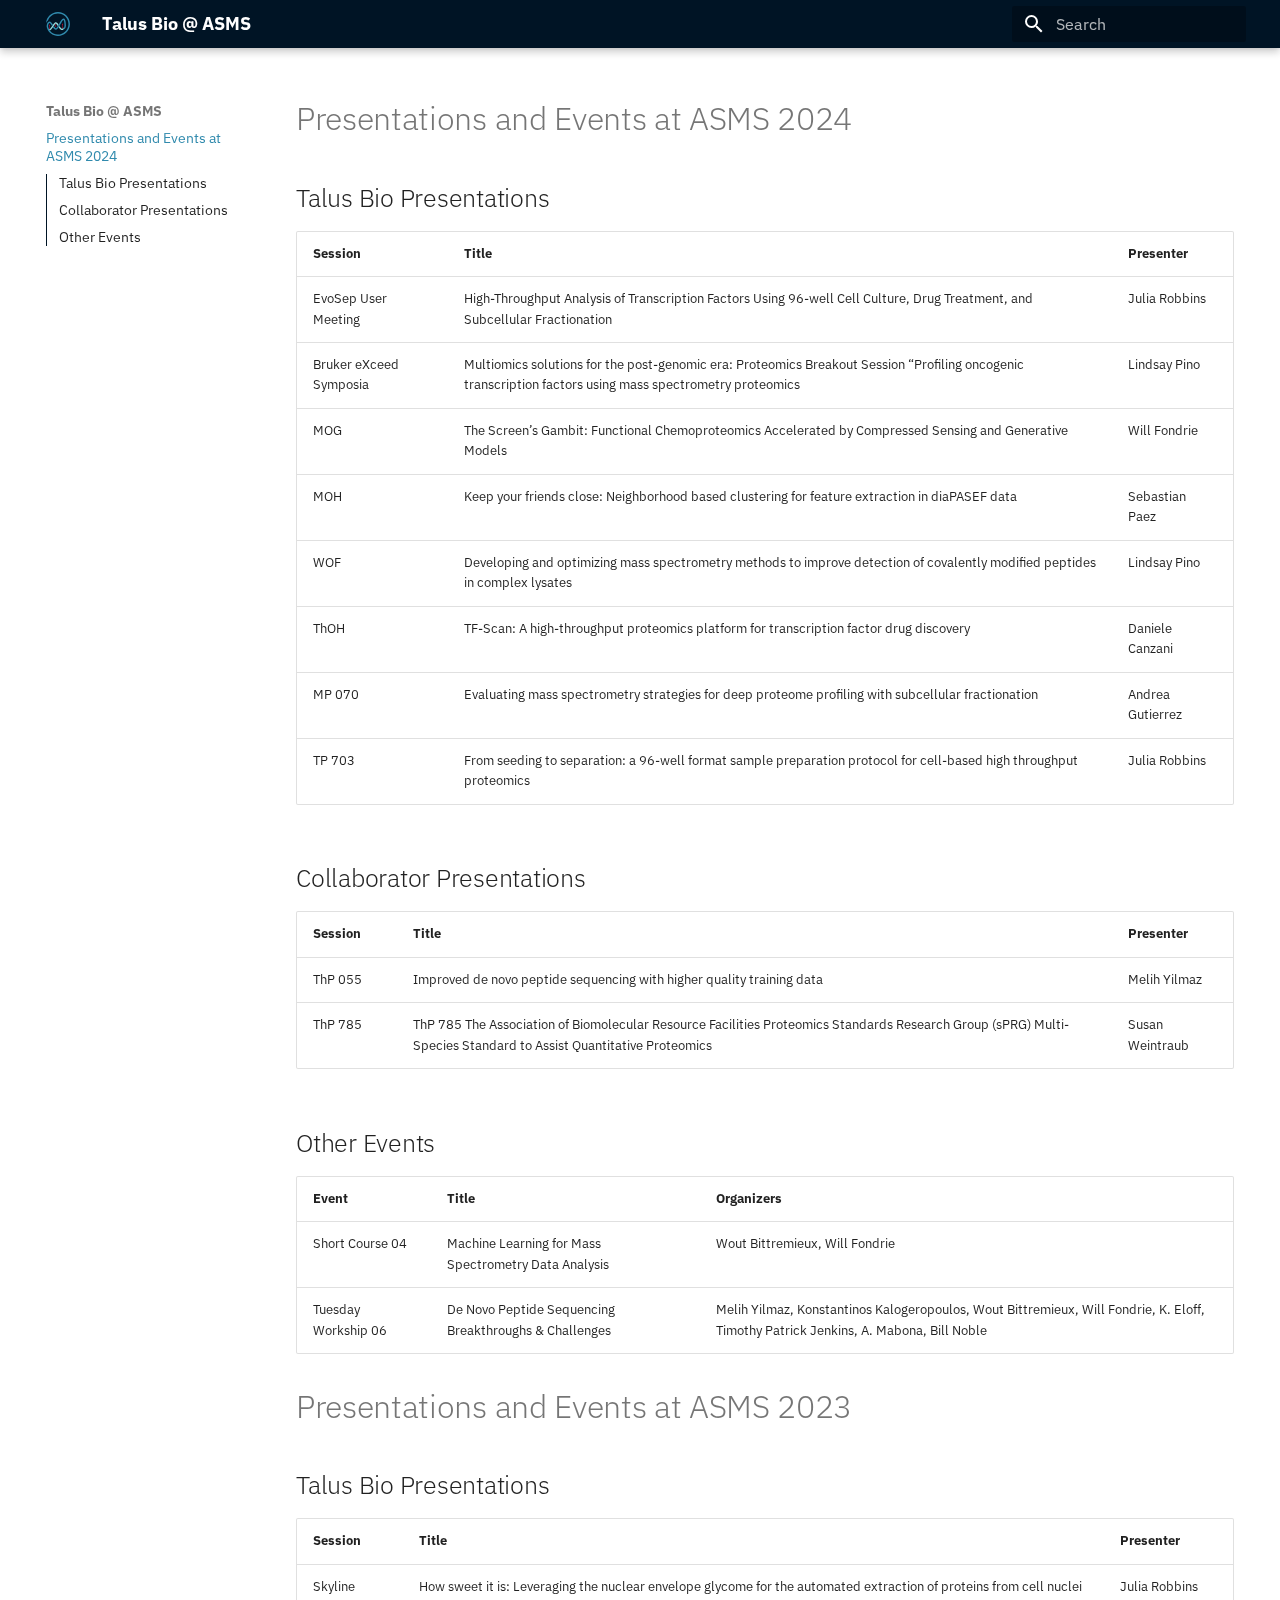
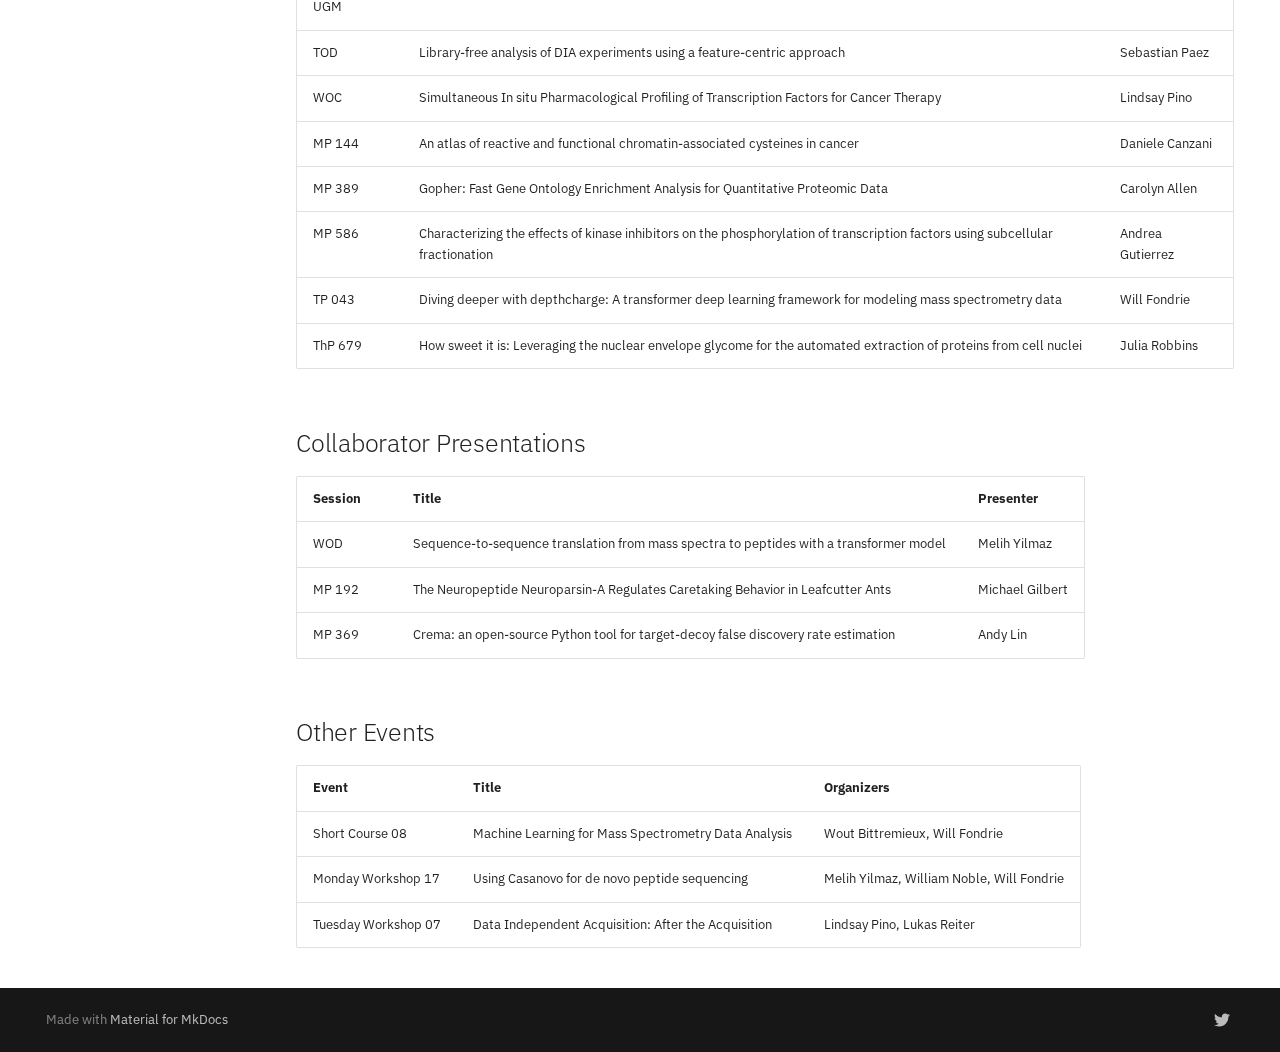
<file: index.html>
<!doctype html>
<html lang="en" class="no-js">
  <head>
    
      <meta charset="utf-8">
      <meta name="viewport" content="width=device-width,initial-scale=1">
      
        <meta name="description" content="See what Talus Bio is up to at the American Society for Mass Spectrometry annual conference.">
      
      
      
        <link rel="canonical" href="https://talusbio.github.io/talusbio-at-asms/">
      
      
      
      
      <link rel="icon" href="static/talus-logo.svg">
      <meta name="generator" content="mkdocs-1.6.0, mkdocs-material-9.5.25">
    
    
      
        <title>Talus Bio @ ASMS</title>
      
    
    
      <link rel="stylesheet" href="assets/stylesheets/main.6543a935.min.css">
      
        
        <link rel="stylesheet" href="assets/stylesheets/palette.06af60db.min.css">
      
      


    
    
      
    
    
      
        
        
        <link rel="preconnect" href="https://fonts.gstatic.com" crossorigin>
        <link rel="stylesheet" href="https://fonts.googleapis.com/css?family=IBM+Plex+Sans:300,300i,400,400i,700,700i%7CRoboto+Mono:400,400i,700,700i&display=fallback">
        <style>:root{--md-text-font:"IBM Plex Sans";--md-code-font:"Roboto Mono"}</style>
      
    
    
      <link rel="stylesheet" href="stylesheets/extra.css">
    
    <script>__md_scope=new URL(".",location),__md_hash=e=>[...e].reduce((e,_)=>(e<<5)-e+_.charCodeAt(0),0),__md_get=(e,_=localStorage,t=__md_scope)=>JSON.parse(_.getItem(t.pathname+"."+e)),__md_set=(e,_,t=localStorage,a=__md_scope)=>{try{t.setItem(a.pathname+"."+e,JSON.stringify(_))}catch(e){}}</script>
    
      

    
    
      
        <meta  property="og:type"  content="website" >
      
        <meta  property="og:title"  content="Presentations and Events at ASMS 2024" >
      
        <meta  property="og:description"  content="See what Talus Bio is up to at the American Society for Mass Spectrometry annual conference." >
      
        <meta  property="og:image"  content="https://talusbio.github.io/talusbio-at-asms/assets/images/social/index.png" >
      
        <meta  property="og:image:type"  content="image/png" >
      
        <meta  property="og:image:width"  content="1200" >
      
        <meta  property="og:image:height"  content="630" >
      
        <meta  property="og:url"  content="https://talusbio.github.io/talusbio-at-asms/" >
      
        <meta  name="twitter:card"  content="summary_large_image" >
      
        <meta  name="twitter:title"  content="Presentations and Events at ASMS 2024" >
      
        <meta  name="twitter:description"  content="See what Talus Bio is up to at the American Society for Mass Spectrometry annual conference." >
      
        <meta  name="twitter:image"  content="https://talusbio.github.io/talusbio-at-asms/assets/images/social/index.png" >
      
    
    
  </head>
  
  
    
    
    
    
    
    <body dir="ltr" data-md-color-scheme="talusbio" data-md-color-primary="indigo" data-md-color-accent="indigo">
  
    
    <input class="md-toggle" data-md-toggle="drawer" type="checkbox" id="__drawer" autocomplete="off">
    <input class="md-toggle" data-md-toggle="search" type="checkbox" id="__search" autocomplete="off">
    <label class="md-overlay" for="__drawer"></label>
    <div data-md-component="skip">
      
        
        <a href="#presentations-and-events-at-asms-2024" class="md-skip">
          Skip to content
        </a>
      
    </div>
    <div data-md-component="announce">
      
    </div>
    
    
      

  

<header class="md-header md-header--shadow" data-md-component="header">
  <nav class="md-header__inner md-grid" aria-label="Header">
    <a href="." title="Talus Bio @ ASMS" class="md-header__button md-logo" aria-label="Talus Bio @ ASMS" data-md-component="logo">
      
  <img src="static/talus-logo.svg" alt="logo">

    </a>
    <label class="md-header__button md-icon" for="__drawer">
      
      <svg xmlns="http://www.w3.org/2000/svg" viewBox="0 0 24 24"><path d="M3 6h18v2H3V6m0 5h18v2H3v-2m0 5h18v2H3v-2Z"/></svg>
    </label>
    <div class="md-header__title" data-md-component="header-title">
      <div class="md-header__ellipsis">
        <div class="md-header__topic">
          <span class="md-ellipsis">
            Talus Bio @ ASMS
          </span>
        </div>
        <div class="md-header__topic" data-md-component="header-topic">
          <span class="md-ellipsis">
            
              Presentations and Events at ASMS 2024
            
          </span>
        </div>
      </div>
    </div>
    
      
    
    
    
    
      <label class="md-header__button md-icon" for="__search">
        
        <svg xmlns="http://www.w3.org/2000/svg" viewBox="0 0 24 24"><path d="M9.5 3A6.5 6.5 0 0 1 16 9.5c0 1.61-.59 3.09-1.56 4.23l.27.27h.79l5 5-1.5 1.5-5-5v-.79l-.27-.27A6.516 6.516 0 0 1 9.5 16 6.5 6.5 0 0 1 3 9.5 6.5 6.5 0 0 1 9.5 3m0 2C7 5 5 7 5 9.5S7 14 9.5 14 14 12 14 9.5 12 5 9.5 5Z"/></svg>
      </label>
      <div class="md-search" data-md-component="search" role="dialog">
  <label class="md-search__overlay" for="__search"></label>
  <div class="md-search__inner" role="search">
    <form class="md-search__form" name="search">
      <input type="text" class="md-search__input" name="query" aria-label="Search" placeholder="Search" autocapitalize="off" autocorrect="off" autocomplete="off" spellcheck="false" data-md-component="search-query" required>
      <label class="md-search__icon md-icon" for="__search">
        
        <svg xmlns="http://www.w3.org/2000/svg" viewBox="0 0 24 24"><path d="M9.5 3A6.5 6.5 0 0 1 16 9.5c0 1.61-.59 3.09-1.56 4.23l.27.27h.79l5 5-1.5 1.5-5-5v-.79l-.27-.27A6.516 6.516 0 0 1 9.5 16 6.5 6.5 0 0 1 3 9.5 6.5 6.5 0 0 1 9.5 3m0 2C7 5 5 7 5 9.5S7 14 9.5 14 14 12 14 9.5 12 5 9.5 5Z"/></svg>
        
        <svg xmlns="http://www.w3.org/2000/svg" viewBox="0 0 24 24"><path d="M20 11v2H8l5.5 5.5-1.42 1.42L4.16 12l7.92-7.92L13.5 5.5 8 11h12Z"/></svg>
      </label>
      <nav class="md-search__options" aria-label="Search">
        
        <button type="reset" class="md-search__icon md-icon" title="Clear" aria-label="Clear" tabindex="-1">
          
          <svg xmlns="http://www.w3.org/2000/svg" viewBox="0 0 24 24"><path d="M19 6.41 17.59 5 12 10.59 6.41 5 5 6.41 10.59 12 5 17.59 6.41 19 12 13.41 17.59 19 19 17.59 13.41 12 19 6.41Z"/></svg>
        </button>
      </nav>
      
    </form>
    <div class="md-search__output">
      <div class="md-search__scrollwrap" data-md-scrollfix>
        <div class="md-search-result" data-md-component="search-result">
          <div class="md-search-result__meta">
            Initializing search
          </div>
          <ol class="md-search-result__list" role="presentation"></ol>
        </div>
      </div>
    </div>
  </div>
</div>
    
    
  </nav>
  
</header>
    
    <div class="md-container" data-md-component="container">
      
      
        
          
        
      
      <main class="md-main" data-md-component="main">
        <div class="md-main__inner md-grid">
          
            
              
              <div class="md-sidebar md-sidebar--primary" data-md-component="sidebar" data-md-type="navigation" >
                <div class="md-sidebar__scrollwrap">
                  <div class="md-sidebar__inner">
                    



  

<nav class="md-nav md-nav--primary md-nav--integrated" aria-label="Navigation" data-md-level="0">
  <label class="md-nav__title" for="__drawer">
    <a href="." title="Talus Bio @ ASMS" class="md-nav__button md-logo" aria-label="Talus Bio @ ASMS" data-md-component="logo">
      
  <img src="static/talus-logo.svg" alt="logo">

    </a>
    Talus Bio @ ASMS
  </label>
  
  <ul class="md-nav__list" data-md-scrollfix>
    
      
      
  
  
    
  
  
  
    <li class="md-nav__item md-nav__item--active">
      
      <input class="md-nav__toggle md-toggle" type="checkbox" id="__toc">
      
      
        
      
      
        <label class="md-nav__link md-nav__link--active" for="__toc">
          
  
  <span class="md-ellipsis">
    Presentations and Events at ASMS 2024
  </span>
  

          <span class="md-nav__icon md-icon"></span>
        </label>
      
      <a href="." class="md-nav__link md-nav__link--active">
        
  
  <span class="md-ellipsis">
    Presentations and Events at ASMS 2024
  </span>
  

      </a>
      
        

<nav class="md-nav md-nav--secondary" aria-label="Table of contents">
  
  
  
    
  
  
    <label class="md-nav__title" for="__toc">
      <span class="md-nav__icon md-icon"></span>
      Table of contents
    </label>
    <ul class="md-nav__list" data-md-component="toc" data-md-scrollfix>
      
        <li class="md-nav__item">
  <a href="#talus-bio-presentations" class="md-nav__link">
    <span class="md-ellipsis">
      Talus Bio Presentations
    </span>
  </a>
  
</li>
      
        <li class="md-nav__item">
  <a href="#collaborator-presentations" class="md-nav__link">
    <span class="md-ellipsis">
      Collaborator Presentations
    </span>
  </a>
  
</li>
      
        <li class="md-nav__item">
  <a href="#other-events" class="md-nav__link">
    <span class="md-ellipsis">
      Other Events
    </span>
  </a>
  
</li>
      
    </ul>
  
</nav>
      
    </li>
  

    
  </ul>
</nav>
                  </div>
                </div>
              </div>
            
            
          
          
            <div class="md-content" data-md-component="content">
              <article class="md-content__inner md-typeset">
                
                  


<h1 id="presentations-and-events-at-asms-2024">Presentations and Events at ASMS 2024</h1>
<h2 id="talus-bio-presentations">Talus Bio Presentations</h2>
<table>
<thead>
<tr>
<th>Session</th>
<th>Title</th>
<th>Presenter</th>
</tr>
</thead>
<tbody>
<tr>
<td>EvoSep User Meeting</td>
<td>High-Throughput Analysis of Transcription Factors Using 96-well Cell Culture, Drug Treatment, and Subcellular Fractionation</td>
<td>Julia Robbins</td>
</tr>
<tr>
<td>Bruker eXceed Symposia</td>
<td>Multiomics solutions for the post-genomic era: Proteomics Breakout Session “Profiling oncogenic transcription factors using mass spectrometry proteomics</td>
<td>Lindsay Pino</td>
</tr>
<tr>
<td>MOG</td>
<td>The Screen’s Gambit: Functional Chemoproteomics Accelerated by Compressed Sensing and Generative Models</td>
<td>Will Fondrie</td>
</tr>
<tr>
<td>MOH</td>
<td>Keep your friends close: Neighborhood based clustering for feature extraction in diaPASEF data</td>
<td>Sebastian Paez</td>
</tr>
<tr>
<td>WOF</td>
<td>Developing and optimizing mass spectrometry methods to improve detection of covalently modified peptides in complex lysates</td>
<td>Lindsay Pino</td>
</tr>
<tr>
<td>ThOH</td>
<td>TF-Scan: A high-throughput proteomics platform for transcription factor drug discovery</td>
<td>Daniele Canzani</td>
</tr>
<tr>
<td>MP 070</td>
<td>Evaluating mass spectrometry strategies for deep proteome profiling with subcellular fractionation</td>
<td>Andrea Gutierrez</td>
</tr>
<tr>
<td>TP 703</td>
<td>From seeding to separation: a 96-well format sample preparation protocol for cell-based high throughput proteomics</td>
<td>Julia Robbins</td>
</tr>
</tbody>
</table>
<h2 id="collaborator-presentations">Collaborator Presentations</h2>
<table>
<thead>
<tr>
<th>Session</th>
<th>Title</th>
<th>Presenter</th>
</tr>
</thead>
<tbody>
<tr>
<td>ThP 055</td>
<td>Improved de novo peptide sequencing with higher quality training data</td>
<td>Melih Yilmaz</td>
</tr>
<tr>
<td>ThP 785</td>
<td>ThP 785 The Association of Biomolecular Resource Facilities Proteomics Standards Research Group (sPRG) Multi-Species Standard to Assist Quantitative Proteomics</td>
<td>Susan Weintraub</td>
</tr>
</tbody>
</table>
<h2 id="other-events">Other Events</h2>
<table>
<thead>
<tr>
<th>Event</th>
<th>Title</th>
<th>Organizers</th>
</tr>
</thead>
<tbody>
<tr>
<td>Short Course 04</td>
<td>Machine Learning for Mass Spectrometry Data Analysis</td>
<td>Wout Bittremieux, Will Fondrie</td>
</tr>
<tr>
<td>Tuesday Workship 06</td>
<td>De Novo Peptide Sequencing Breakthroughs &amp; Challenges</td>
<td>Melih Yilmaz, Konstantinos Kalogeropoulos, Wout Bittremieux, Will Fondrie, K. Eloff, Timothy Patrick Jenkins, A. Mabona, Bill Noble</td>
</tr>
</tbody>
</table>
<h1 id="presentations-and-events-at-asms-2023">Presentations and Events at ASMS 2023</h1>
<h2 id="talus-bio-presentations_1">Talus Bio Presentations</h2>
<table>
<thead>
<tr>
<th>Session</th>
<th>Title</th>
<th>Presenter</th>
</tr>
</thead>
<tbody>
<tr>
<td>Skyline UGM</td>
<td>How sweet it is: Leveraging the nuclear envelope glycome for the automated extraction of proteins from cell nuclei</td>
<td>Julia Robbins</td>
</tr>
<tr>
<td>TOD</td>
<td>Library-free analysis of DIA experiments using a feature-centric approach</td>
<td>Sebastian Paez</td>
</tr>
<tr>
<td>WOC</td>
<td>Simultaneous In situ Pharmacological Profiling of Transcription Factors for Cancer Therapy</td>
<td>Lindsay Pino</td>
</tr>
<tr>
<td>MP 144</td>
<td>An atlas of reactive and functional chromatin-associated cysteines in cancer</td>
<td>Daniele Canzani</td>
</tr>
<tr>
<td>MP 389</td>
<td>Gopher: Fast Gene Ontology Enrichment Analysis for Quantitative Proteomic Data</td>
<td>Carolyn Allen</td>
</tr>
<tr>
<td>MP 586</td>
<td>Characterizing the effects of kinase inhibitors on the phosphorylation of transcription factors using subcellular fractionation</td>
<td>Andrea Gutierrez</td>
</tr>
<tr>
<td>TP 043</td>
<td>Diving deeper with depthcharge: A transformer deep learning framework for modeling mass spectrometry data</td>
<td>Will Fondrie</td>
</tr>
<tr>
<td>ThP 679</td>
<td>How sweet it is: Leveraging the nuclear envelope glycome for the automated extraction of proteins from cell nuclei</td>
<td>Julia Robbins</td>
</tr>
</tbody>
</table>
<h2 id="collaborator-presentations_1">Collaborator Presentations</h2>
<table>
<thead>
<tr>
<th>Session</th>
<th>Title</th>
<th>Presenter</th>
</tr>
</thead>
<tbody>
<tr>
<td>WOD</td>
<td>Sequence-to-sequence translation from mass spectra to peptides with a transformer model</td>
<td>Melih Yilmaz</td>
</tr>
<tr>
<td>MP 192</td>
<td>The Neuropeptide Neuroparsin-A Regulates Caretaking Behavior in Leafcutter Ants</td>
<td>Michael Gilbert</td>
</tr>
<tr>
<td>MP 369</td>
<td>Crema: an open-source Python tool for target-decoy false discovery rate estimation</td>
<td>Andy Lin</td>
</tr>
</tbody>
</table>
<h2 id="other-events_1">Other Events</h2>
<table>
<thead>
<tr>
<th>Event</th>
<th>Title</th>
<th>Organizers</th>
</tr>
</thead>
<tbody>
<tr>
<td>Short Course 08</td>
<td>Machine Learning for Mass Spectrometry Data Analysis</td>
<td>Wout Bittremieux, Will Fondrie</td>
</tr>
<tr>
<td>Monday Workshop 17</td>
<td>Using Casanovo for de novo peptide sequencing</td>
<td>Melih Yilmaz, William Noble, Will Fondrie</td>
</tr>
<tr>
<td>Tuesday Workshop 07</td>
<td>Data Independent Acquisition: After the Acquisition</td>
<td>Lindsay Pino, Lukas Reiter</td>
</tr>
</tbody>
</table>







  
  






                
              </article>
            </div>
          
          
<script>var target=document.getElementById(location.hash.slice(1));target&&target.name&&(target.checked=target.name.startsWith("__tabbed_"))</script>
        </div>
        
      </main>
      
        <footer class="md-footer">
  
  <div class="md-footer-meta md-typeset">
    <div class="md-footer-meta__inner md-grid">
      <div class="md-copyright">
  
  
    Made with
    <a href="https://squidfunk.github.io/mkdocs-material/" target="_blank" rel="noopener">
      Material for MkDocs
    </a>
  
</div>
      
        <div class="md-social">
  
    
    
    
    
      
      
    
    <a href="https://twitter.com/talusbio" target="_blank" rel="noopener" title="twitter.com" class="md-social__link">
      <svg xmlns="http://www.w3.org/2000/svg" viewBox="0 0 512 512"><!--! Font Awesome Free 6.5.2 by @fontawesome - https://fontawesome.com License - https://fontawesome.com/license/free (Icons: CC BY 4.0, Fonts: SIL OFL 1.1, Code: MIT License) Copyright 2024 Fonticons, Inc.--><path d="M459.37 151.716c.325 4.548.325 9.097.325 13.645 0 138.72-105.583 298.558-298.558 298.558-59.452 0-114.68-17.219-161.137-47.106 8.447.974 16.568 1.299 25.34 1.299 49.055 0 94.213-16.568 130.274-44.832-46.132-.975-84.792-31.188-98.112-72.772 6.498.974 12.995 1.624 19.818 1.624 9.421 0 18.843-1.3 27.614-3.573-48.081-9.747-84.143-51.98-84.143-102.985v-1.299c13.969 7.797 30.214 12.67 47.431 13.319-28.264-18.843-46.781-51.005-46.781-87.391 0-19.492 5.197-37.36 14.294-52.954 51.655 63.675 129.3 105.258 216.365 109.807-1.624-7.797-2.599-15.918-2.599-24.04 0-57.828 46.782-104.934 104.934-104.934 30.213 0 57.502 12.67 76.67 33.137 23.715-4.548 46.456-13.32 66.599-25.34-7.798 24.366-24.366 44.833-46.132 57.827 21.117-2.273 41.584-8.122 60.426-16.243-14.292 20.791-32.161 39.308-52.628 54.253z"/></svg>
    </a>
  
</div>
      
    </div>
  </div>
</footer>
      
    </div>
    <div class="md-dialog" data-md-component="dialog">
      <div class="md-dialog__inner md-typeset"></div>
    </div>
    
    
    <script id="__config" type="application/json">{"base": ".", "features": ["toc.integrate"], "search": "assets/javascripts/workers/search.b8dbb3d2.min.js", "translations": {"clipboard.copied": "Copied to clipboard", "clipboard.copy": "Copy to clipboard", "search.result.more.one": "1 more on this page", "search.result.more.other": "# more on this page", "search.result.none": "No matching documents", "search.result.one": "1 matching document", "search.result.other": "# matching documents", "search.result.placeholder": "Type to start searching", "search.result.term.missing": "Missing", "select.version": "Select version"}}</script>
    
    
      <script src="assets/javascripts/bundle.081f42fc.min.js"></script>
      
    
  </body>
</html>
</file>
<file: stylesheets/extra.css>
[data-md-color-scheme="talusbio"]{
  --md-primary-fg-color:             #001425;
  --md-primary-fg-color--light:      #308AAD;
  --md-primary-fg-color--dark:       #001425;
  --md-accent-fg-color:              #308AAD;
  --md-accent-fg-color--transparent: #308AAD;
  --md-typeset-a-color:              #308AAD;
}

p a {
    text-decoration: underline;
}
</file>
<file: assets/stylesheets/main.6543a935.min.css>
@charset "UTF-8";html{-webkit-text-size-adjust:none;-moz-text-size-adjust:none;text-size-adjust:none;box-sizing:border-box}*,:after,:before{box-sizing:inherit}@media (prefers-reduced-motion){*,:after,:before{transition:none!important}}body{margin:0}a,button,input,label{-webkit-tap-highlight-color:transparent}a{color:inherit;text-decoration:none}hr{border:0;box-sizing:initial;display:block;height:.05rem;overflow:visible;padding:0}small{font-size:80%}sub,sup{line-height:1em}img{border-style:none}table{border-collapse:initial;border-spacing:0}td,th{font-weight:400;vertical-align:top}button{background:#0000;border:0;font-family:inherit;font-size:inherit;margin:0;padding:0}input{border:0;outline:none}:root{--md-primary-fg-color:#4051b5;--md-primary-fg-color--light:#5d6cc0;--md-primary-fg-color--dark:#303fa1;--md-primary-bg-color:#fff;--md-primary-bg-color--light:#ffffffb3;--md-accent-fg-color:#526cfe;--md-accent-fg-color--transparent:#526cfe1a;--md-accent-bg-color:#fff;--md-accent-bg-color--light:#ffffffb3}[data-md-color-scheme=default]{color-scheme:light}[data-md-color-scheme=default] img[src$="#gh-dark-mode-only"],[data-md-color-scheme=default] img[src$="#only-dark"]{display:none}:root,[data-md-color-scheme=default]{--md-hue:225deg;--md-default-fg-color:#000000de;--md-default-fg-color--light:#0000008a;--md-default-fg-color--lighter:#00000052;--md-default-fg-color--lightest:#00000012;--md-default-bg-color:#fff;--md-default-bg-color--light:#ffffffb3;--md-default-bg-color--lighter:#ffffff4d;--md-default-bg-color--lightest:#ffffff1f;--md-code-fg-color:#36464e;--md-code-bg-color:#f5f5f5;--md-code-hl-color:#4287ff;--md-code-hl-color--light:#4287ff1a;--md-code-hl-number-color:#d52a2a;--md-code-hl-special-color:#db1457;--md-code-hl-function-color:#a846b9;--md-code-hl-constant-color:#6e59d9;--md-code-hl-keyword-color:#3f6ec6;--md-code-hl-string-color:#1c7d4d;--md-code-hl-name-color:var(--md-code-fg-color);--md-code-hl-operator-color:var(--md-default-fg-color--light);--md-code-hl-punctuation-color:var(--md-default-fg-color--light);--md-code-hl-comment-color:var(--md-default-fg-color--light);--md-code-hl-generic-color:var(--md-default-fg-color--light);--md-code-hl-variable-color:var(--md-default-fg-color--light);--md-typeset-color:var(--md-default-fg-color);--md-typeset-a-color:var(--md-primary-fg-color);--md-typeset-del-color:#f5503d26;--md-typeset-ins-color:#0bd57026;--md-typeset-kbd-color:#fafafa;--md-typeset-kbd-accent-color:#fff;--md-typeset-kbd-border-color:#b8b8b8;--md-typeset-mark-color:#ffff0080;--md-typeset-table-color:#0000001f;--md-typeset-table-color--light:rgba(0,0,0,.035);--md-admonition-fg-color:var(--md-default-fg-color);--md-admonition-bg-color:var(--md-default-bg-color);--md-warning-fg-color:#000000de;--md-warning-bg-color:#ff9;--md-footer-fg-color:#fff;--md-footer-fg-color--light:#ffffffb3;--md-footer-fg-color--lighter:#ffffff73;--md-footer-bg-color:#000000de;--md-footer-bg-color--dark:#00000052;--md-shadow-z1:0 0.2rem 0.5rem #0000000d,0 0 0.05rem #0000001a;--md-shadow-z2:0 0.2rem 0.5rem #0000001a,0 0 0.05rem #00000040;--md-shadow-z3:0 0.2rem 0.5rem #0003,0 0 0.05rem #00000059}.md-icon svg{fill:currentcolor;display:block;height:1.2rem;width:1.2rem}body{-webkit-font-smoothing:antialiased;-moz-osx-font-smoothing:grayscale;--md-text-font-family:var(--md-text-font,_),-apple-system,BlinkMacSystemFont,Helvetica,Arial,sans-serif;--md-code-font-family:var(--md-code-font,_),SFMono-Regular,Consolas,Menlo,monospace}aside,body,input{font-feature-settings:"kern","liga";color:var(--md-typeset-color);font-family:var(--md-text-font-family)}code,kbd,pre{font-feature-settings:"kern";font-family:var(--md-code-font-family)}:root{--md-typeset-table-sort-icon:url('data:image/svg+xml;charset=utf-8,<svg xmlns="http://www.w3.org/2000/svg" viewBox="0 0 24 24"><path d="m18 21-4-4h3V7h-3l4-4 4 4h-3v10h3M2 19v-2h10v2M2 13v-2h7v2M2 7V5h4v2H2Z"/></svg>');--md-typeset-table-sort-icon--asc:url('data:image/svg+xml;charset=utf-8,<svg xmlns="http://www.w3.org/2000/svg" viewBox="0 0 24 24"><path d="M19 17h3l-4 4-4-4h3V3h2M2 17h10v2H2M6 5v2H2V5m0 6h7v2H2v-2Z"/></svg>');--md-typeset-table-sort-icon--desc:url('data:image/svg+xml;charset=utf-8,<svg xmlns="http://www.w3.org/2000/svg" viewBox="0 0 24 24"><path d="M19 7h3l-4-4-4 4h3v14h2M2 17h10v2H2M6 5v2H2V5m0 6h7v2H2v-2Z"/></svg>')}.md-typeset{-webkit-print-color-adjust:exact;color-adjust:exact;font-size:.8rem;line-height:1.6}@media print{.md-typeset{font-size:.68rem}}.md-typeset blockquote,.md-typeset dl,.md-typeset figure,.md-typeset ol,.md-typeset pre,.md-typeset ul{margin-bottom:1em;margin-top:1em}.md-typeset h1{color:var(--md-default-fg-color--light);font-size:2em;line-height:1.3;margin:0 0 1.25em}.md-typeset h1,.md-typeset h2{font-weight:300;letter-spacing:-.01em}.md-typeset h2{font-size:1.5625em;line-height:1.4;margin:1.6em 0 .64em}.md-typeset h3{font-size:1.25em;font-weight:400;letter-spacing:-.01em;line-height:1.5;margin:1.6em 0 .8em}.md-typeset h2+h3{margin-top:.8em}.md-typeset h4{font-weight:700;letter-spacing:-.01em;margin:1em 0}.md-typeset h5,.md-typeset h6{color:var(--md-default-fg-color--light);font-size:.8em;font-weight:700;letter-spacing:-.01em;margin:1.25em 0}.md-typeset h5{text-transform:uppercase}.md-typeset hr{border-bottom:.05rem solid var(--md-default-fg-color--lightest);display:flow-root;margin:1.5em 0}.md-typeset a{color:var(--md-typeset-a-color);word-break:break-word}.md-typeset a,.md-typeset a:before{transition:color 125ms}.md-typeset a:focus,.md-typeset a:hover{color:var(--md-accent-fg-color)}.md-typeset a:focus code,.md-typeset a:hover code{background-color:var(--md-accent-fg-color--transparent)}.md-typeset a code{color:currentcolor;transition:background-color 125ms}.md-typeset a.focus-visible{outline-color:var(--md-accent-fg-color);outline-offset:.2rem}.md-typeset code,.md-typeset kbd,.md-typeset pre{color:var(--md-code-fg-color);direction:ltr;font-variant-ligatures:none}@media print{.md-typeset code,.md-typeset kbd,.md-typeset pre{white-space:pre-wrap}}.md-typeset code{background-color:var(--md-code-bg-color);border-radius:.1rem;-webkit-box-decoration-break:clone;box-decoration-break:clone;font-size:.85em;padding:0 .2941176471em;word-break:break-word}.md-typeset code:not(.focus-visible){-webkit-tap-highlight-color:transparent;outline:none}.md-typeset pre{display:flow-root;line-height:1.4;position:relative}.md-typeset pre>code{-webkit-box-decoration-break:slice;box-decoration-break:slice;box-shadow:none;display:block;margin:0;outline-color:var(--md-accent-fg-color);overflow:auto;padding:.7720588235em 1.1764705882em;scrollbar-color:var(--md-default-fg-color--lighter) #0000;scrollbar-width:thin;touch-action:auto;word-break:normal}.md-typeset pre>code:hover{scrollbar-color:var(--md-accent-fg-color) #0000}.md-typeset pre>code::-webkit-scrollbar{height:.2rem;width:.2rem}.md-typeset pre>code::-webkit-scrollbar-thumb{background-color:var(--md-default-fg-color--lighter)}.md-typeset pre>code::-webkit-scrollbar-thumb:hover{background-color:var(--md-accent-fg-color)}.md-typeset kbd{background-color:var(--md-typeset-kbd-color);border-radius:.1rem;box-shadow:0 .1rem 0 .05rem var(--md-typeset-kbd-border-color),0 .1rem 0 var(--md-typeset-kbd-border-color),0 -.1rem .2rem var(--md-typeset-kbd-accent-color) inset;color:var(--md-default-fg-color);display:inline-block;font-size:.75em;padding:0 .6666666667em;vertical-align:text-top;word-break:break-word}.md-typeset mark{background-color:var(--md-typeset-mark-color);-webkit-box-decoration-break:clone;box-decoration-break:clone;color:inherit;word-break:break-word}.md-typeset abbr{border-bottom:.05rem dotted var(--md-default-fg-color--light);cursor:help;text-decoration:none}.md-typeset small{opacity:.75}[dir=ltr] .md-typeset sub,[dir=ltr] .md-typeset sup{margin-left:.078125em}[dir=rtl] .md-typeset sub,[dir=rtl] .md-typeset sup{margin-right:.078125em}[dir=ltr] .md-typeset blockquote{padding-left:.6rem}[dir=rtl] .md-typeset blockquote{padding-right:.6rem}[dir=ltr] .md-typeset blockquote{border-left:.2rem solid var(--md-default-fg-color--lighter)}[dir=rtl] .md-typeset blockquote{border-right:.2rem solid var(--md-default-fg-color--lighter)}.md-typeset blockquote{color:var(--md-default-fg-color--light);margin-left:0;margin-right:0}.md-typeset ul{list-style-type:disc}[dir=ltr] .md-typeset ol,[dir=ltr] .md-typeset ul{margin-left:.625em}[dir=rtl] .md-typeset ol,[dir=rtl] .md-typeset ul{margin-right:.625em}.md-typeset ol,.md-typeset ul{padding:0}.md-typeset ol:not([hidden]),.md-typeset ul:not([hidden]){display:flow-root}.md-typeset ol ol,.md-typeset ul ol{list-style-type:lower-alpha}.md-typeset ol ol ol,.md-typeset ul ol ol{list-style-type:lower-roman}[dir=ltr] .md-typeset ol li,[dir=ltr] .md-typeset ul li{margin-left:1.25em}[dir=rtl] .md-typeset ol li,[dir=rtl] .md-typeset ul li{margin-right:1.25em}.md-typeset ol li,.md-typeset ul li{margin-bottom:.5em}.md-typeset ol li blockquote,.md-typeset ol li p,.md-typeset ul li blockquote,.md-typeset ul li p{margin:.5em 0}.md-typeset ol li:last-child,.md-typeset ul li:last-child{margin-bottom:0}[dir=ltr] .md-typeset ol li ol,[dir=ltr] .md-typeset ol li ul,[dir=ltr] .md-typeset ul li ol,[dir=ltr] .md-typeset ul li ul{margin-left:.625em}[dir=rtl] .md-typeset ol li ol,[dir=rtl] .md-typeset ol li ul,[dir=rtl] .md-typeset ul li ol,[dir=rtl] .md-typeset ul li ul{margin-right:.625em}.md-typeset ol li ol,.md-typeset ol li ul,.md-typeset ul li ol,.md-typeset ul li ul{margin-bottom:.5em;margin-top:.5em}[dir=ltr] .md-typeset dd{margin-left:1.875em}[dir=rtl] .md-typeset dd{margin-right:1.875em}.md-typeset dd{margin-bottom:1.5em;margin-top:1em}.md-typeset img,.md-typeset svg,.md-typeset video{height:auto;max-width:100%}.md-typeset img[align=left]{margin:1em 1em 1em 0}.md-typeset img[align=right]{margin:1em 0 1em 1em}.md-typeset img[align]:only-child{margin-top:0}.md-typeset figure{display:flow-root;margin:1em auto;max-width:100%;text-align:center;width:-moz-fit-content;width:fit-content}.md-typeset figure img{display:block;margin:0 auto}.md-typeset figcaption{font-style:italic;margin:1em auto;max-width:24rem}.md-typeset iframe{max-width:100%}.md-typeset table:not([class]){background-color:var(--md-default-bg-color);border:.05rem solid var(--md-typeset-table-color);border-radius:.1rem;display:inline-block;font-size:.64rem;max-width:100%;overflow:auto;touch-action:auto}@media print{.md-typeset table:not([class]){display:table}}.md-typeset table:not([class])+*{margin-top:1.5em}.md-typeset table:not([class]) td>:first-child,.md-typeset table:not([class]) th>:first-child{margin-top:0}.md-typeset table:not([class]) td>:last-child,.md-typeset table:not([class]) th>:last-child{margin-bottom:0}.md-typeset table:not([class]) td:not([align]),.md-typeset table:not([class]) th:not([align]){text-align:left}[dir=rtl] .md-typeset table:not([class]) td:not([align]),[dir=rtl] .md-typeset table:not([class]) th:not([align]){text-align:right}.md-typeset table:not([class]) th{font-weight:700;min-width:5rem;padding:.9375em 1.25em;vertical-align:top}.md-typeset table:not([class]) td{border-top:.05rem solid var(--md-typeset-table-color);padding:.9375em 1.25em;vertical-align:top}.md-typeset table:not([class]) tbody tr{transition:background-color 125ms}.md-typeset table:not([class]) tbody tr:hover{background-color:var(--md-typeset-table-color--light);box-shadow:0 .05rem 0 var(--md-default-bg-color) inset}.md-typeset table:not([class]) a{word-break:normal}.md-typeset table th[role=columnheader]{cursor:pointer}[dir=ltr] .md-typeset table th[role=columnheader]:after{margin-left:.5em}[dir=rtl] .md-typeset table th[role=columnheader]:after{margin-right:.5em}.md-typeset table th[role=columnheader]:after{content:"";display:inline-block;height:1.2em;-webkit-mask-image:var(--md-typeset-table-sort-icon);mask-image:var(--md-typeset-table-sort-icon);-webkit-mask-repeat:no-repeat;mask-repeat:no-repeat;-webkit-mask-size:contain;mask-size:contain;transition:background-color 125ms;vertical-align:text-bottom;width:1.2em}.md-typeset table th[role=columnheader]:hover:after{background-color:var(--md-default-fg-color--lighter)}.md-typeset table th[role=columnheader][aria-sort=ascending]:after{background-color:var(--md-default-fg-color--light);-webkit-mask-image:var(--md-typeset-table-sort-icon--asc);mask-image:var(--md-typeset-table-sort-icon--asc)}.md-typeset table th[role=columnheader][aria-sort=descending]:after{background-color:var(--md-default-fg-color--light);-webkit-mask-image:var(--md-typeset-table-sort-icon--desc);mask-image:var(--md-typeset-table-sort-icon--desc)}.md-typeset__scrollwrap{margin:1em -.8rem;overflow-x:auto;touch-action:auto}.md-typeset__table{display:inline-block;margin-bottom:.5em;padding:0 .8rem}@media print{.md-typeset__table{display:block}}html .md-typeset__table table{display:table;margin:0;overflow:hidden;width:100%}@media screen and (max-width:44.984375em){.md-content__inner>pre{margin:1em -.8rem}.md-content__inner>pre code{border-radius:0}}.md-typeset .md-author{border-radius:100%;display:block;flex-shrink:0;height:1.6rem;overflow:hidden;position:relative;transition:color 125ms,transform 125ms;width:1.6rem}.md-typeset .md-author img{display:block}.md-typeset .md-author--more{background:var(--md-default-fg-color--lightest);color:var(--md-default-fg-color--lighter);font-size:.6rem;font-weight:700;line-height:1.6rem;text-align:center}.md-typeset .md-author--long{height:2.4rem;width:2.4rem}.md-typeset a.md-author{transform:scale(1)}.md-typeset a.md-author img{border-radius:100%;filter:grayscale(100%) opacity(75%);transition:filter 125ms}.md-typeset a.md-author:focus,.md-typeset a.md-author:hover{transform:scale(1.1);z-index:1}.md-typeset a.md-author:focus img,.md-typeset a.md-author:hover img{filter:grayscale(0)}.md-banner{background-color:var(--md-footer-bg-color);color:var(--md-footer-fg-color);overflow:auto}@media print{.md-banner{display:none}}.md-banner--warning{background-color:var(--md-warning-bg-color);color:var(--md-warning-fg-color)}.md-banner__inner{font-size:.7rem;margin:.6rem auto;padding:0 .8rem}[dir=ltr] .md-banner__button{float:right}[dir=rtl] .md-banner__button{float:left}.md-banner__button{color:inherit;cursor:pointer;transition:opacity .25s}.no-js .md-banner__button{display:none}.md-banner__button:hover{opacity:.7}html{font-size:125%;height:100%;overflow-x:hidden}@media screen and (min-width:100em){html{font-size:137.5%}}@media screen and (min-width:125em){html{font-size:150%}}body{background-color:var(--md-default-bg-color);display:flex;flex-direction:column;font-size:.5rem;min-height:100%;position:relative;width:100%}@media print{body{display:block}}@media screen and (max-width:59.984375em){body[data-md-scrolllock]{position:fixed}}.md-grid{margin-left:auto;margin-right:auto;max-width:61rem}.md-container{display:flex;flex-direction:column;flex-grow:1}@media print{.md-container{display:block}}.md-main{flex-grow:1}.md-main__inner{display:flex;height:100%;margin-top:1.5rem}.md-ellipsis{overflow:hidden;text-overflow:ellipsis}.md-toggle{display:none}.md-option{height:0;opacity:0;position:absolute;width:0}.md-option:checked+label:not([hidden]){display:block}.md-option.focus-visible+label{outline-color:var(--md-accent-fg-color);outline-style:auto}.md-skip{background-color:var(--md-default-fg-color);border-radius:.1rem;color:var(--md-default-bg-color);font-size:.64rem;margin:.5rem;opacity:0;outline-color:var(--md-accent-fg-color);padding:.3rem .5rem;position:fixed;transform:translateY(.4rem);z-index:-1}.md-skip:focus{opacity:1;transform:translateY(0);transition:transform .25s cubic-bezier(.4,0,.2,1),opacity 175ms 75ms;z-index:10}@page{margin:25mm}:root{--md-clipboard-icon:url('data:image/svg+xml;charset=utf-8,<svg xmlns="http://www.w3.org/2000/svg" viewBox="0 0 24 24"><path d="M19 21H8V7h11m0-2H8a2 2 0 0 0-2 2v14a2 2 0 0 0 2 2h11a2 2 0 0 0 2-2V7a2 2 0 0 0-2-2m-3-4H4a2 2 0 0 0-2 2v14h2V3h12V1Z"/></svg>')}.md-clipboard{border-radius:.1rem;color:var(--md-default-fg-color--lightest);cursor:pointer;height:1.5em;outline-color:var(--md-accent-fg-color);outline-offset:.1rem;position:absolute;right:.5em;top:.5em;transition:color .25s;width:1.5em;z-index:1}@media print{.md-clipboard{display:none}}.md-clipboard:not(.focus-visible){-webkit-tap-highlight-color:transparent;outline:none}:hover>.md-clipboard{color:var(--md-default-fg-color--light)}.md-clipboard:focus,.md-clipboard:hover{color:var(--md-accent-fg-color)}.md-clipboard:after{background-color:currentcolor;content:"";display:block;height:1.125em;margin:0 auto;-webkit-mask-image:var(--md-clipboard-icon);mask-image:var(--md-clipboard-icon);-webkit-mask-position:center;mask-position:center;-webkit-mask-repeat:no-repeat;mask-repeat:no-repeat;-webkit-mask-size:contain;mask-size:contain;width:1.125em}.md-clipboard--inline{cursor:pointer}.md-clipboard--inline code{transition:color .25s,background-color .25s}.md-clipboard--inline:focus code,.md-clipboard--inline:hover code{background-color:var(--md-accent-fg-color--transparent);color:var(--md-accent-fg-color)}.md-typeset .md-code__content{display:grid}@keyframes consent{0%{opacity:0;transform:translateY(100%)}to{opacity:1;transform:translateY(0)}}@keyframes overlay{0%{opacity:0}to{opacity:1}}.md-consent__overlay{animation:overlay .25s both;-webkit-backdrop-filter:blur(.1rem);backdrop-filter:blur(.1rem);background-color:#0000008a;height:100%;opacity:1;position:fixed;top:0;width:100%;z-index:5}.md-consent__inner{animation:consent .5s cubic-bezier(.1,.7,.1,1) both;background-color:var(--md-default-bg-color);border:0;border-radius:.1rem;bottom:0;box-shadow:0 0 .2rem #0000001a,0 .2rem .4rem #0003;max-height:100%;overflow:auto;padding:0;position:fixed;width:100%;z-index:5}.md-consent__form{padding:.8rem}.md-consent__settings{display:none;margin:1em 0}input:checked+.md-consent__settings{display:block}.md-consent__controls{margin-bottom:.8rem}.md-typeset .md-consent__controls .md-button{display:inline}@media screen and (max-width:44.984375em){.md-typeset .md-consent__controls .md-button{display:block;margin-top:.4rem;text-align:center;width:100%}}.md-consent label{cursor:pointer}.md-content{flex-grow:1;min-width:0}.md-content__inner{margin:0 .8rem 1.2rem;padding-top:.6rem}@media screen and (min-width:76.25em){[dir=ltr] .md-sidebar--primary:not([hidden])~.md-content>.md-content__inner{margin-left:1.2rem}[dir=ltr] .md-sidebar--secondary:not([hidden])~.md-content>.md-content__inner,[dir=rtl] .md-sidebar--primary:not([hidden])~.md-content>.md-content__inner{margin-right:1.2rem}[dir=rtl] .md-sidebar--secondary:not([hidden])~.md-content>.md-content__inner{margin-left:1.2rem}}.md-content__inner:before{content:"";display:block;height:.4rem}.md-content__inner>:last-child{margin-bottom:0}[dir=ltr] .md-content__button{float:right}[dir=rtl] .md-content__button{float:left}[dir=ltr] .md-content__button{margin-left:.4rem}[dir=rtl] .md-content__button{margin-right:.4rem}.md-content__button{margin:.4rem 0;padding:0}@media print{.md-content__button{display:none}}.md-typeset .md-content__button{color:var(--md-default-fg-color--lighter)}.md-content__button svg{display:inline;vertical-align:top}[dir=rtl] .md-content__button svg{transform:scaleX(-1)}[dir=ltr] .md-dialog{right:.8rem}[dir=rtl] .md-dialog{left:.8rem}.md-dialog{background-color:var(--md-default-fg-color);border-radius:.1rem;bottom:.8rem;box-shadow:var(--md-shadow-z3);min-width:11.1rem;opacity:0;padding:.4rem .6rem;pointer-events:none;position:fixed;transform:translateY(100%);transition:transform 0ms .4s,opacity .4s;z-index:4}@media print{.md-dialog{display:none}}.md-dialog--active{opacity:1;pointer-events:auto;transform:translateY(0);transition:transform .4s cubic-bezier(.075,.85,.175,1),opacity .4s}.md-dialog__inner{color:var(--md-default-bg-color);font-size:.7rem}.md-feedback{margin:2em 0 1em;text-align:center}.md-feedback fieldset{border:none;margin:0;padding:0}.md-feedback__title{font-weight:700;margin:1em auto}.md-feedback__inner{position:relative}.md-feedback__list{display:flex;flex-wrap:wrap;place-content:baseline center;position:relative}.md-feedback__list:hover .md-icon:not(:disabled){color:var(--md-default-fg-color--lighter)}:disabled .md-feedback__list{min-height:1.8rem}.md-feedback__icon{color:var(--md-default-fg-color--light);cursor:pointer;flex-shrink:0;margin:0 .1rem;transition:color 125ms}.md-feedback__icon:not(:disabled).md-icon:hover{color:var(--md-accent-fg-color)}.md-feedback__icon:disabled{color:var(--md-default-fg-color--lightest);pointer-events:none}.md-feedback__note{opacity:0;position:relative;transform:translateY(.4rem);transition:transform .4s cubic-bezier(.1,.7,.1,1),opacity .15s}.md-feedback__note>*{margin:0 auto;max-width:16rem}:disabled .md-feedback__note{opacity:1;transform:translateY(0)}.md-footer{background-color:var(--md-footer-bg-color);color:var(--md-footer-fg-color)}@media print{.md-footer{display:none}}.md-footer__inner{justify-content:space-between;overflow:auto;padding:.2rem}.md-footer__inner:not([hidden]){display:flex}.md-footer__link{align-items:end;display:flex;flex-grow:0.01;margin-bottom:.4rem;margin-top:1rem;max-width:100%;outline-color:var(--md-accent-fg-color);overflow:hidden;transition:opacity .25s}.md-footer__link:focus,.md-footer__link:hover{opacity:.7}[dir=rtl] .md-footer__link svg{transform:scaleX(-1)}@media screen and (max-width:44.984375em){.md-footer__link--prev{flex-shrink:0}.md-footer__link--prev .md-footer__title{display:none}}[dir=ltr] .md-footer__link--next{margin-left:auto}[dir=rtl] .md-footer__link--next{margin-right:auto}.md-footer__link--next{text-align:right}[dir=rtl] .md-footer__link--next{text-align:left}.md-footer__title{flex-grow:1;font-size:.9rem;margin-bottom:.7rem;max-width:calc(100% - 2.4rem);padding:0 1rem;white-space:nowrap}.md-footer__button{margin:.2rem;padding:.4rem}.md-footer__direction{font-size:.64rem;opacity:.7}.md-footer-meta{background-color:var(--md-footer-bg-color--dark)}.md-footer-meta__inner{display:flex;flex-wrap:wrap;justify-content:space-between;padding:.2rem}html .md-footer-meta.md-typeset a{color:var(--md-footer-fg-color--light)}html .md-footer-meta.md-typeset a:focus,html .md-footer-meta.md-typeset a:hover{color:var(--md-footer-fg-color)}.md-copyright{color:var(--md-footer-fg-color--lighter);font-size:.64rem;margin:auto .6rem;padding:.4rem 0;width:100%}@media screen and (min-width:45em){.md-copyright{width:auto}}.md-copyright__highlight{color:var(--md-footer-fg-color--light)}.md-social{display:inline-flex;gap:.2rem;margin:0 .4rem;padding:.2rem 0 .6rem}@media screen and (min-width:45em){.md-social{padding:.6rem 0}}.md-social__link{display:inline-block;height:1.6rem;text-align:center;width:1.6rem}.md-social__link:before{line-height:1.9}.md-social__link svg{fill:currentcolor;max-height:.8rem;vertical-align:-25%}.md-typeset .md-button{border:.1rem solid;border-radius:.1rem;color:var(--md-primary-fg-color);cursor:pointer;display:inline-block;font-weight:700;padding:.625em 2em;transition:color 125ms,background-color 125ms,border-color 125ms}.md-typeset .md-button--primary{background-color:var(--md-primary-fg-color);border-color:var(--md-primary-fg-color);color:var(--md-primary-bg-color)}.md-typeset .md-button:focus,.md-typeset .md-button:hover{background-color:var(--md-accent-fg-color);border-color:var(--md-accent-fg-color);color:var(--md-accent-bg-color)}[dir=ltr] .md-typeset .md-input{border-top-left-radius:.1rem}[dir=ltr] .md-typeset .md-input,[dir=rtl] .md-typeset .md-input{border-top-right-radius:.1rem}[dir=rtl] .md-typeset .md-input{border-top-left-radius:.1rem}.md-typeset .md-input{border-bottom:.1rem solid var(--md-default-fg-color--lighter);box-shadow:var(--md-shadow-z1);font-size:.8rem;height:1.8rem;padding:0 .6rem;transition:border .25s,box-shadow .25s}.md-typeset .md-input:focus,.md-typeset .md-input:hover{border-bottom-color:var(--md-accent-fg-color);box-shadow:var(--md-shadow-z2)}.md-typeset .md-input--stretch{width:100%}.md-header{background-color:var(--md-primary-fg-color);box-shadow:0 0 .2rem #0000,0 .2rem .4rem #0000;color:var(--md-primary-bg-color);display:block;left:0;position:sticky;right:0;top:0;z-index:4}@media print{.md-header{display:none}}.md-header[hidden]{transform:translateY(-100%);transition:transform .25s cubic-bezier(.8,0,.6,1),box-shadow .25s}.md-header--shadow{box-shadow:0 0 .2rem #0000001a,0 .2rem .4rem #0003;transition:transform .25s cubic-bezier(.1,.7,.1,1),box-shadow .25s}.md-header__inner{align-items:center;display:flex;padding:0 .2rem}.md-header__button{color:currentcolor;cursor:pointer;margin:.2rem;outline-color:var(--md-accent-fg-color);padding:.4rem;position:relative;transition:opacity .25s;vertical-align:middle;z-index:1}.md-header__button:hover{opacity:.7}.md-header__button:not([hidden]){display:inline-block}.md-header__button:not(.focus-visible){-webkit-tap-highlight-color:transparent;outline:none}.md-header__button.md-logo{margin:.2rem;padding:.4rem}@media screen and (max-width:76.234375em){.md-header__button.md-logo{display:none}}.md-header__button.md-logo img,.md-header__button.md-logo svg{fill:currentcolor;display:block;height:1.2rem;width:auto}@media screen and (min-width:60em){.md-header__button[for=__search]{display:none}}.no-js .md-header__button[for=__search]{display:none}[dir=rtl] .md-header__button[for=__search] svg{transform:scaleX(-1)}@media screen and (min-width:76.25em){.md-header__button[for=__drawer]{display:none}}.md-header__topic{display:flex;max-width:100%;position:absolute;transition:transform .4s cubic-bezier(.1,.7,.1,1),opacity .15s;white-space:nowrap}.md-header__topic+.md-header__topic{opacity:0;pointer-events:none;transform:translateX(1.25rem);transition:transform .4s cubic-bezier(1,.7,.1,.1),opacity .15s;z-index:-1}[dir=rtl] .md-header__topic+.md-header__topic{transform:translateX(-1.25rem)}.md-header__topic:first-child{font-weight:700}[dir=ltr] .md-header__title{margin-left:1rem;margin-right:.4rem}[dir=rtl] .md-header__title{margin-left:.4rem;margin-right:1rem}.md-header__title{flex-grow:1;font-size:.9rem;height:2.4rem;line-height:2.4rem}.md-header__title--active .md-header__topic{opacity:0;pointer-events:none;transform:translateX(-1.25rem);transition:transform .4s cubic-bezier(1,.7,.1,.1),opacity .15s;z-index:-1}[dir=rtl] .md-header__title--active .md-header__topic{transform:translateX(1.25rem)}.md-header__title--active .md-header__topic+.md-header__topic{opacity:1;pointer-events:auto;transform:translateX(0);transition:transform .4s cubic-bezier(.1,.7,.1,1),opacity .15s;z-index:0}.md-header__title>.md-header__ellipsis{height:100%;position:relative;width:100%}.md-header__option{display:flex;flex-shrink:0;max-width:100%;transition:max-width 0ms .25s,opacity .25s .25s;white-space:nowrap}[data-md-toggle=search]:checked~.md-header .md-header__option{max-width:0;opacity:0;transition:max-width 0ms,opacity 0ms}.md-header__option>input{bottom:0}.md-header__source{display:none}@media screen and (min-width:60em){[dir=ltr] .md-header__source{margin-left:1rem}[dir=rtl] .md-header__source{margin-right:1rem}.md-header__source{display:block;max-width:11.7rem;width:11.7rem}}@media screen and (min-width:76.25em){[dir=ltr] .md-header__source{margin-left:1.4rem}[dir=rtl] .md-header__source{margin-right:1.4rem}}.md-meta{color:var(--md-default-fg-color--light);font-size:.7rem;line-height:1.3}.md-meta__list{display:inline-flex;flex-wrap:wrap;list-style:none;margin:0;padding:0}.md-meta__item:not(:last-child):after{content:"·";margin-left:.2rem;margin-right:.2rem}.md-meta__link{color:var(--md-typeset-a-color)}.md-meta__link:focus,.md-meta__link:hover{color:var(--md-accent-fg-color)}.md-draft{background-color:#ff1744;border-radius:.125em;color:#fff;display:inline-block;font-weight:700;padding-left:.5714285714em;padding-right:.5714285714em}:root{--md-nav-icon--prev:url('data:image/svg+xml;charset=utf-8,<svg xmlns="http://www.w3.org/2000/svg" viewBox="0 0 24 24"><path d="M20 11v2H8l5.5 5.5-1.42 1.42L4.16 12l7.92-7.92L13.5 5.5 8 11h12Z"/></svg>');--md-nav-icon--next:url('data:image/svg+xml;charset=utf-8,<svg xmlns="http://www.w3.org/2000/svg" viewBox="0 0 24 24"><path d="M8.59 16.58 13.17 12 8.59 7.41 10 6l6 6-6 6-1.41-1.42Z"/></svg>');--md-toc-icon:url('data:image/svg+xml;charset=utf-8,<svg xmlns="http://www.w3.org/2000/svg" viewBox="0 0 24 24"><path d="M3 9h14V7H3v2m0 4h14v-2H3v2m0 4h14v-2H3v2m16 0h2v-2h-2v2m0-10v2h2V7h-2m0 6h2v-2h-2v2Z"/></svg>')}.md-nav{font-size:.7rem;line-height:1.3}.md-nav__title{color:var(--md-default-fg-color--light);display:block;font-weight:700;overflow:hidden;padding:0 .6rem;text-overflow:ellipsis}.md-nav__title .md-nav__button{display:none}.md-nav__title .md-nav__button img{height:100%;width:auto}.md-nav__title .md-nav__button.md-logo img,.md-nav__title .md-nav__button.md-logo svg{fill:currentcolor;display:block;height:2.4rem;max-width:100%;object-fit:contain;width:auto}.md-nav__list{list-style:none;margin:0;padding:0}.md-nav__link{align-items:flex-start;display:flex;gap:.4rem;margin-top:.625em;scroll-snap-align:start;transition:color 125ms}.md-nav__link--passed{color:var(--md-default-fg-color--light)}.md-nav__item .md-nav__link--active,.md-nav__item .md-nav__link--active code{color:var(--md-typeset-a-color)}.md-nav__link .md-ellipsis{position:relative}[dir=ltr] .md-nav__link .md-icon:last-child{margin-left:auto}[dir=rtl] .md-nav__link .md-icon:last-child{margin-right:auto}.md-nav__link svg{fill:currentcolor;flex-shrink:0;height:1.3em}.md-nav__link[for]:focus,.md-nav__link[for]:hover,.md-nav__link[href]:focus,.md-nav__link[href]:hover{color:var(--md-accent-fg-color);cursor:pointer}.md-nav__link.focus-visible{outline-color:var(--md-accent-fg-color);outline-offset:.2rem}.md-nav--primary .md-nav__link[for=__toc]{display:none}.md-nav--primary .md-nav__link[for=__toc] .md-icon:after{background-color:currentcolor;display:block;height:100%;-webkit-mask-image:var(--md-toc-icon);mask-image:var(--md-toc-icon);width:100%}.md-nav--primary .md-nav__link[for=__toc]~.md-nav{display:none}.md-nav__container>.md-nav__link{margin-top:0}.md-nav__container>.md-nav__link:first-child{flex-grow:1;min-width:0}.md-nav__icon{flex-shrink:0}.md-nav__source{display:none}@media screen and (max-width:76.234375em){.md-nav--primary,.md-nav--primary .md-nav{background-color:var(--md-default-bg-color);display:flex;flex-direction:column;height:100%;left:0;position:absolute;right:0;top:0;z-index:1}.md-nav--primary .md-nav__item,.md-nav--primary .md-nav__title{font-size:.8rem;line-height:1.5}.md-nav--primary .md-nav__title{background-color:var(--md-default-fg-color--lightest);color:var(--md-default-fg-color--light);cursor:pointer;height:5.6rem;line-height:2.4rem;padding:3rem .8rem .2rem;position:relative;white-space:nowrap}[dir=ltr] .md-nav--primary .md-nav__title .md-nav__icon{left:.4rem}[dir=rtl] .md-nav--primary .md-nav__title .md-nav__icon{right:.4rem}.md-nav--primary .md-nav__title .md-nav__icon{display:block;height:1.2rem;margin:.2rem;position:absolute;top:.4rem;width:1.2rem}.md-nav--primary .md-nav__title .md-nav__icon:after{background-color:currentcolor;content:"";display:block;height:100%;-webkit-mask-image:var(--md-nav-icon--prev);mask-image:var(--md-nav-icon--prev);-webkit-mask-position:center;mask-position:center;-webkit-mask-repeat:no-repeat;mask-repeat:no-repeat;-webkit-mask-size:contain;mask-size:contain;width:100%}.md-nav--primary .md-nav__title~.md-nav__list{background-color:var(--md-default-bg-color);box-shadow:0 .05rem 0 var(--md-default-fg-color--lightest) inset;overflow-y:auto;scroll-snap-type:y mandatory;touch-action:pan-y}.md-nav--primary .md-nav__title~.md-nav__list>:first-child{border-top:0}.md-nav--primary .md-nav__title[for=__drawer]{background-color:var(--md-primary-fg-color);color:var(--md-primary-bg-color);font-weight:700}.md-nav--primary .md-nav__title .md-logo{display:block;left:.2rem;margin:.2rem;padding:.4rem;position:absolute;right:.2rem;top:.2rem}.md-nav--primary .md-nav__list{flex:1}.md-nav--primary .md-nav__item{border-top:.05rem solid var(--md-default-fg-color--lightest)}.md-nav--primary .md-nav__item--active>.md-nav__link{color:var(--md-typeset-a-color)}.md-nav--primary .md-nav__item--active>.md-nav__link:focus,.md-nav--primary .md-nav__item--active>.md-nav__link:hover{color:var(--md-accent-fg-color)}.md-nav--primary .md-nav__link{margin-top:0;padding:.6rem .8rem}.md-nav--primary .md-nav__link svg{margin-top:.1em}.md-nav--primary .md-nav__link>.md-nav__link{padding:0}[dir=ltr] .md-nav--primary .md-nav__link .md-nav__icon{margin-right:-.2rem}[dir=rtl] .md-nav--primary .md-nav__link .md-nav__icon{margin-left:-.2rem}.md-nav--primary .md-nav__link .md-nav__icon{font-size:1.2rem;height:1.2rem;width:1.2rem}.md-nav--primary .md-nav__link .md-nav__icon:after{background-color:currentcolor;content:"";display:block;height:100%;-webkit-mask-image:var(--md-nav-icon--next);mask-image:var(--md-nav-icon--next);-webkit-mask-position:center;mask-position:center;-webkit-mask-repeat:no-repeat;mask-repeat:no-repeat;-webkit-mask-size:contain;mask-size:contain;width:100%}[dir=rtl] .md-nav--primary .md-nav__icon:after{transform:scale(-1)}.md-nav--primary .md-nav--secondary .md-nav{background-color:initial;position:static}[dir=ltr] .md-nav--primary .md-nav--secondary .md-nav .md-nav__link{padding-left:1.4rem}[dir=rtl] .md-nav--primary .md-nav--secondary .md-nav .md-nav__link{padding-right:1.4rem}[dir=ltr] .md-nav--primary .md-nav--secondary .md-nav .md-nav .md-nav__link{padding-left:2rem}[dir=rtl] .md-nav--primary .md-nav--secondary .md-nav .md-nav .md-nav__link{padding-right:2rem}[dir=ltr] .md-nav--primary .md-nav--secondary .md-nav .md-nav .md-nav .md-nav__link{padding-left:2.6rem}[dir=rtl] .md-nav--primary .md-nav--secondary .md-nav .md-nav .md-nav .md-nav__link{padding-right:2.6rem}[dir=ltr] .md-nav--primary .md-nav--secondary .md-nav .md-nav .md-nav .md-nav .md-nav__link{padding-left:3.2rem}[dir=rtl] .md-nav--primary .md-nav--secondary .md-nav .md-nav .md-nav .md-nav .md-nav__link{padding-right:3.2rem}.md-nav--secondary{background-color:initial}.md-nav__toggle~.md-nav{display:flex;opacity:0;transform:translateX(100%);transition:transform .25s cubic-bezier(.8,0,.6,1),opacity 125ms 50ms}[dir=rtl] .md-nav__toggle~.md-nav{transform:translateX(-100%)}.md-nav__toggle:checked~.md-nav{opacity:1;transform:translateX(0);transition:transform .25s cubic-bezier(.4,0,.2,1),opacity 125ms 125ms}.md-nav__toggle:checked~.md-nav>.md-nav__list{-webkit-backface-visibility:hidden;backface-visibility:hidden}}@media screen and (max-width:59.984375em){.md-nav--primary .md-nav__link[for=__toc]{display:flex}.md-nav--primary .md-nav__link[for=__toc] .md-icon:after{content:""}.md-nav--primary .md-nav__link[for=__toc]+.md-nav__link{display:none}.md-nav--primary .md-nav__link[for=__toc]~.md-nav{display:flex}.md-nav__source{background-color:var(--md-primary-fg-color--dark);color:var(--md-primary-bg-color);display:block;padding:0 .2rem}}@media screen and (min-width:60em) and (max-width:76.234375em){.md-nav--integrated .md-nav__link[for=__toc]{display:flex}.md-nav--integrated .md-nav__link[for=__toc] .md-icon:after{content:""}.md-nav--integrated .md-nav__link[for=__toc]+.md-nav__link{display:none}.md-nav--integrated .md-nav__link[for=__toc]~.md-nav{display:flex}}@media screen and (min-width:60em){.md-nav{margin-bottom:-.4rem}.md-nav--secondary .md-nav__title{background:var(--md-default-bg-color);box-shadow:0 0 .4rem .4rem var(--md-default-bg-color);position:sticky;top:0;z-index:1}.md-nav--secondary .md-nav__title[for=__toc]{scroll-snap-align:start}.md-nav--secondary .md-nav__title .md-nav__icon{display:none}[dir=ltr] .md-nav--secondary .md-nav__list{padding-left:.6rem}[dir=rtl] .md-nav--secondary .md-nav__list{padding-right:.6rem}.md-nav--secondary .md-nav__list{padding-bottom:.4rem}[dir=ltr] .md-nav--secondary .md-nav__item>.md-nav__link{margin-right:.4rem}[dir=rtl] .md-nav--secondary .md-nav__item>.md-nav__link{margin-left:.4rem}}@media screen and (min-width:76.25em){.md-nav{margin-bottom:-.4rem;transition:max-height .25s cubic-bezier(.86,0,.07,1)}.md-nav--primary .md-nav__title{background:var(--md-default-bg-color);box-shadow:0 0 .4rem .4rem var(--md-default-bg-color);position:sticky;top:0;z-index:1}.md-nav--primary .md-nav__title[for=__drawer]{scroll-snap-align:start}.md-nav--primary .md-nav__title .md-nav__icon{display:none}[dir=ltr] .md-nav--primary .md-nav__list{padding-left:.6rem}[dir=rtl] .md-nav--primary .md-nav__list{padding-right:.6rem}.md-nav--primary .md-nav__list{padding-bottom:.4rem}[dir=ltr] .md-nav--primary .md-nav__item>.md-nav__link{margin-right:.4rem}[dir=rtl] .md-nav--primary .md-nav__item>.md-nav__link{margin-left:.4rem}.md-nav__toggle~.md-nav{display:grid;grid-template-rows:0fr;opacity:0;transition:grid-template-rows .25s cubic-bezier(.86,0,.07,1),opacity .25s,visibility 0ms .25s;visibility:collapse}.md-nav__toggle~.md-nav>.md-nav__list{overflow:hidden}.md-nav__toggle.md-toggle--indeterminate~.md-nav,.md-nav__toggle:checked~.md-nav{grid-template-rows:1fr;opacity:1;transition:grid-template-rows .25s cubic-bezier(.86,0,.07,1),opacity .15s .1s,visibility 0ms;visibility:visible}.md-nav__toggle.md-toggle--indeterminate~.md-nav{transition:none}.md-nav__item--nested>.md-nav>.md-nav__title{display:none}.md-nav__item--section{display:block;margin:1.25em 0}.md-nav__item--section:last-child{margin-bottom:0}.md-nav__item--section>.md-nav__link{font-weight:700}.md-nav__item--section>.md-nav__link[for]{color:var(--md-default-fg-color--light)}.md-nav__item--section>.md-nav__link:not(.md-nav__container){pointer-events:none}.md-nav__item--section>.md-nav__link .md-icon,.md-nav__item--section>.md-nav__link>[for]{display:none}[dir=ltr] .md-nav__item--section>.md-nav{margin-left:-.6rem}[dir=rtl] .md-nav__item--section>.md-nav{margin-right:-.6rem}.md-nav__item--section>.md-nav{display:block;opacity:1;visibility:visible}.md-nav__item--section>.md-nav>.md-nav__list>.md-nav__item{padding:0}.md-nav__icon{border-radius:100%;height:.9rem;transition:background-color .25s;width:.9rem}.md-nav__icon:hover{background-color:var(--md-accent-fg-color--transparent)}.md-nav__icon:after{background-color:currentcolor;border-radius:100%;content:"";display:inline-block;height:100%;-webkit-mask-image:var(--md-nav-icon--next);mask-image:var(--md-nav-icon--next);-webkit-mask-position:center;mask-position:center;-webkit-mask-repeat:no-repeat;mask-repeat:no-repeat;-webkit-mask-size:contain;mask-size:contain;transition:transform .25s;vertical-align:-.1rem;width:100%}[dir=rtl] .md-nav__icon:after{transform:rotate(180deg)}.md-nav__item--nested .md-nav__toggle:checked~.md-nav__link .md-nav__icon:after,.md-nav__item--nested .md-toggle--indeterminate~.md-nav__link .md-nav__icon:after{transform:rotate(90deg)}.md-nav--lifted>.md-nav__list>.md-nav__item,.md-nav--lifted>.md-nav__title{display:none}.md-nav--lifted>.md-nav__list>.md-nav__item--active{display:block}.md-nav--lifted>.md-nav__list>.md-nav__item--active>.md-nav__link{background:var(--md-default-bg-color);box-shadow:0 0 .4rem .4rem var(--md-default-bg-color);margin-top:0;position:sticky;top:0;z-index:1}.md-nav--lifted>.md-nav__list>.md-nav__item--active>.md-nav__link:not(.md-nav__container){pointer-events:none}.md-nav--lifted>.md-nav__list>.md-nav__item--active.md-nav__item--section{margin:0}[dir=ltr] .md-nav--lifted>.md-nav__list>.md-nav__item>.md-nav:not(.md-nav--secondary){margin-left:-.6rem}[dir=rtl] .md-nav--lifted>.md-nav__list>.md-nav__item>.md-nav:not(.md-nav--secondary){margin-right:-.6rem}.md-nav--lifted>.md-nav__list>.md-nav__item>[for]{color:var(--md-default-fg-color--light)}.md-nav--lifted .md-nav[data-md-level="1"]{grid-template-rows:1fr;opacity:1;visibility:visible}[dir=ltr] .md-nav--integrated>.md-nav__list>.md-nav__item--active .md-nav--secondary{border-left:.05rem solid var(--md-primary-fg-color)}[dir=rtl] .md-nav--integrated>.md-nav__list>.md-nav__item--active .md-nav--secondary{border-right:.05rem solid var(--md-primary-fg-color)}.md-nav--integrated>.md-nav__list>.md-nav__item--active .md-nav--secondary{display:block;margin-bottom:1.25em;opacity:1;visibility:visible}.md-nav--integrated>.md-nav__list>.md-nav__item--active .md-nav--secondary>.md-nav__list{overflow:visible;padding-bottom:0}.md-nav--integrated>.md-nav__list>.md-nav__item--active .md-nav--secondary>.md-nav__title{display:none}}.md-pagination{font-size:.8rem;font-weight:700;gap:.4rem}.md-pagination,.md-pagination>*{align-items:center;display:flex;justify-content:center}.md-pagination>*{border-radius:.2rem;height:1.8rem;min-width:1.8rem;text-align:center}.md-pagination__current{background-color:var(--md-default-fg-color--lightest);color:var(--md-default-fg-color--light)}.md-pagination__link{transition:color 125ms,background-color 125ms}.md-pagination__link:focus,.md-pagination__link:hover{background-color:var(--md-accent-fg-color--transparent);color:var(--md-accent-fg-color)}.md-pagination__link:focus svg,.md-pagination__link:hover svg{color:var(--md-accent-fg-color)}.md-pagination__link.focus-visible{outline-color:var(--md-accent-fg-color);outline-offset:.2rem}.md-pagination__link svg{fill:currentcolor;color:var(--md-default-fg-color--lighter);display:block;max-height:100%;width:1.2rem}.md-post__back{border-bottom:.05rem solid var(--md-default-fg-color--lightest);margin-bottom:1.2rem;padding-bottom:1.2rem}@media screen and (max-width:76.234375em){.md-post__back{display:none}}[dir=rtl] .md-post__back svg{transform:scaleX(-1)}.md-post__authors{display:flex;flex-direction:column;gap:.6rem;margin:0 .6rem 1.2rem}.md-post .md-post__meta a{transition:color 125ms}.md-post .md-post__meta a:focus,.md-post .md-post__meta a:hover{color:var(--md-accent-fg-color)}.md-post__title{color:var(--md-default-fg-color--light);font-weight:700}.md-post--excerpt{margin-bottom:3.2rem}.md-post--excerpt .md-post__header{align-items:center;display:flex;gap:.6rem;min-height:1.6rem}.md-post--excerpt .md-post__authors{align-items:center;display:inline-flex;flex-direction:row;gap:.2rem;margin:0;min-height:2.4rem}[dir=ltr] .md-post--excerpt .md-post__meta .md-meta__list{margin-right:.4rem}[dir=rtl] .md-post--excerpt .md-post__meta .md-meta__list{margin-left:.4rem}.md-post--excerpt .md-post__content>:first-child{--md-scroll-margin:6rem;margin-top:0}.md-post>.md-nav--secondary{margin:1em 0}.md-profile{align-items:center;display:flex;font-size:.7rem;gap:.6rem;line-height:1.4;width:100%}.md-profile__description{flex-grow:1}.md-content--post{display:flex}@media screen and (max-width:76.234375em){.md-content--post{flex-flow:column-reverse}}.md-content--post>.md-content__inner{min-width:0}@media screen and (min-width:76.25em){[dir=ltr] .md-content--post>.md-content__inner{margin-left:1.2rem}[dir=rtl] .md-content--post>.md-content__inner{margin-right:1.2rem}}@media screen and (max-width:76.234375em){.md-sidebar.md-sidebar--post{padding:0;position:static;width:100%}.md-sidebar.md-sidebar--post .md-sidebar__scrollwrap{overflow:visible}.md-sidebar.md-sidebar--post .md-sidebar__inner{padding:0}.md-sidebar.md-sidebar--post .md-post__meta{margin-left:.6rem;margin-right:.6rem}.md-sidebar.md-sidebar--post .md-nav__item{border:none;display:inline}.md-sidebar.md-sidebar--post .md-nav__list{display:inline-flex;flex-wrap:wrap;gap:.6rem;padding-bottom:.6rem;padding-top:.6rem}.md-sidebar.md-sidebar--post .md-nav__link{padding:0}.md-sidebar.md-sidebar--post .md-nav{height:auto;margin-bottom:0;position:static}}:root{--md-progress-value:0;--md-progress-delay:400ms}.md-progress{background:var(--md-primary-bg-color);height:.075rem;opacity:min(clamp(0,var(--md-progress-value),1),clamp(0,100 - var(--md-progress-value),1));position:fixed;top:0;transform:scaleX(calc(var(--md-progress-value)*1%));transform-origin:left;transition:transform .5s cubic-bezier(.19,1,.22,1),opacity .25s var(--md-progress-delay);width:100%;z-index:4}:root{--md-search-result-icon:url('data:image/svg+xml;charset=utf-8,<svg xmlns="http://www.w3.org/2000/svg" viewBox="0 0 24 24"><path d="M14 2H6a2 2 0 0 0-2 2v16a2 2 0 0 0 2 2h7c-.41-.25-.8-.56-1.14-.9-.33-.33-.61-.7-.86-1.1H6V4h7v5h5v1.18c.71.16 1.39.43 2 .82V8l-6-6m6.31 16.9c1.33-2.11.69-4.9-1.4-6.22-2.11-1.33-4.91-.68-6.22 1.4-1.34 2.11-.69 4.89 1.4 6.22 1.46.93 3.32.93 4.79.02L22 23.39 23.39 22l-3.08-3.1m-3.81.1a2.5 2.5 0 0 1-2.5-2.5 2.5 2.5 0 0 1 2.5-2.5 2.5 2.5 0 0 1 2.5 2.5 2.5 2.5 0 0 1-2.5 2.5Z"/></svg>')}.md-search{position:relative}@media screen and (min-width:60em){.md-search{padding:.2rem 0}}.no-js .md-search{display:none}.md-search__overlay{opacity:0;z-index:1}@media screen and (max-width:59.984375em){[dir=ltr] .md-search__overlay{left:-2.2rem}[dir=rtl] .md-search__overlay{right:-2.2rem}.md-search__overlay{background-color:var(--md-default-bg-color);border-radius:1rem;height:2rem;overflow:hidden;pointer-events:none;position:absolute;top:-1rem;transform-origin:center;transition:transform .3s .1s,opacity .2s .2s;width:2rem}[data-md-toggle=search]:checked~.md-header .md-search__overlay{opacity:1;transition:transform .4s,opacity .1s}}@media screen and (min-width:60em){[dir=ltr] .md-search__overlay{left:0}[dir=rtl] .md-search__overlay{right:0}.md-search__overlay{background-color:#0000008a;cursor:pointer;height:0;position:fixed;top:0;transition:width 0ms .25s,height 0ms .25s,opacity .25s;width:0}[data-md-toggle=search]:checked~.md-header .md-search__overlay{height:200vh;opacity:1;transition:width 0ms,height 0ms,opacity .25s;width:100%}}@media screen and (max-width:29.984375em){[data-md-toggle=search]:checked~.md-header .md-search__overlay{transform:scale(45)}}@media screen and (min-width:30em) and (max-width:44.984375em){[data-md-toggle=search]:checked~.md-header .md-search__overlay{transform:scale(60)}}@media screen and (min-width:45em) and (max-width:59.984375em){[data-md-toggle=search]:checked~.md-header .md-search__overlay{transform:scale(75)}}.md-search__inner{-webkit-backface-visibility:hidden;backface-visibility:hidden}@media screen and (max-width:59.984375em){[dir=ltr] .md-search__inner{left:0}[dir=rtl] .md-search__inner{right:0}.md-search__inner{height:0;opacity:0;overflow:hidden;position:fixed;top:0;transform:translateX(5%);transition:width 0ms .3s,height 0ms .3s,transform .15s cubic-bezier(.4,0,.2,1) .15s,opacity .15s .15s;width:0;z-index:2}[dir=rtl] .md-search__inner{transform:translateX(-5%)}[data-md-toggle=search]:checked~.md-header .md-search__inner{height:100%;opacity:1;transform:translateX(0);transition:width 0ms 0ms,height 0ms 0ms,transform .15s cubic-bezier(.1,.7,.1,1) .15s,opacity .15s .15s;width:100%}}@media screen and (min-width:60em){[dir=ltr] .md-search__inner{float:right}[dir=rtl] .md-search__inner{float:left}.md-search__inner{padding:.1rem 0;position:relative;transition:width .25s cubic-bezier(.1,.7,.1,1);width:11.7rem}}@media screen and (min-width:60em) and (max-width:76.234375em){[data-md-toggle=search]:checked~.md-header .md-search__inner{width:23.4rem}}@media screen and (min-width:76.25em){[data-md-toggle=search]:checked~.md-header .md-search__inner{width:34.4rem}}.md-search__form{background-color:var(--md-default-bg-color);box-shadow:0 0 .6rem #0000;height:2.4rem;position:relative;transition:color .25s,background-color .25s;z-index:2}@media screen and (min-width:60em){.md-search__form{background-color:#00000042;border-radius:.1rem;height:1.8rem}.md-search__form:hover{background-color:#ffffff1f}}[data-md-toggle=search]:checked~.md-header .md-search__form{background-color:var(--md-default-bg-color);border-radius:.1rem .1rem 0 0;box-shadow:0 0 .6rem #00000012;color:var(--md-default-fg-color)}[dir=ltr] .md-search__input{padding-left:3.6rem;padding-right:2.2rem}[dir=rtl] .md-search__input{padding-left:2.2rem;padding-right:3.6rem}.md-search__input{background:#0000;font-size:.9rem;height:100%;position:relative;text-overflow:ellipsis;width:100%;z-index:2}.md-search__input::placeholder{transition:color .25s}.md-search__input::placeholder,.md-search__input~.md-search__icon{color:var(--md-default-fg-color--light)}.md-search__input::-ms-clear{display:none}@media screen and (max-width:59.984375em){.md-search__input{font-size:.9rem;height:2.4rem;width:100%}}@media screen and (min-width:60em){[dir=ltr] .md-search__input{padding-left:2.2rem}[dir=rtl] .md-search__input{padding-right:2.2rem}.md-search__input{color:inherit;font-size:.8rem}.md-search__input::placeholder{color:var(--md-primary-bg-color--light)}.md-search__input+.md-search__icon{color:var(--md-primary-bg-color)}[data-md-toggle=search]:checked~.md-header .md-search__input{text-overflow:clip}[data-md-toggle=search]:checked~.md-header .md-search__input+.md-search__icon{color:var(--md-default-fg-color--light)}[data-md-toggle=search]:checked~.md-header .md-search__input::placeholder{color:#0000}}.md-search__icon{cursor:pointer;display:inline-block;height:1.2rem;transition:color .25s,opacity .25s;width:1.2rem}.md-search__icon:hover{opacity:.7}[dir=ltr] .md-search__icon[for=__search]{left:.5rem}[dir=rtl] .md-search__icon[for=__search]{right:.5rem}.md-search__icon[for=__search]{position:absolute;top:.3rem;z-index:2}[dir=rtl] .md-search__icon[for=__search] svg{transform:scaleX(-1)}@media screen and (max-width:59.984375em){[dir=ltr] .md-search__icon[for=__search]{left:.8rem}[dir=rtl] .md-search__icon[for=__search]{right:.8rem}.md-search__icon[for=__search]{top:.6rem}.md-search__icon[for=__search] svg:first-child{display:none}}@media screen and (min-width:60em){.md-search__icon[for=__search]{pointer-events:none}.md-search__icon[for=__search] svg:last-child{display:none}}[dir=ltr] .md-search__options{right:.5rem}[dir=rtl] .md-search__options{left:.5rem}.md-search__options{pointer-events:none;position:absolute;top:.3rem;z-index:2}@media screen and (max-width:59.984375em){[dir=ltr] .md-search__options{right:.8rem}[dir=rtl] .md-search__options{left:.8rem}.md-search__options{top:.6rem}}[dir=ltr] .md-search__options>.md-icon{margin-left:.2rem}[dir=rtl] .md-search__options>.md-icon{margin-right:.2rem}.md-search__options>.md-icon{color:var(--md-default-fg-color--light);opacity:0;transform:scale(.75);transition:transform .15s cubic-bezier(.1,.7,.1,1),opacity .15s}.md-search__options>.md-icon:not(.focus-visible){-webkit-tap-highlight-color:transparent;outline:none}[data-md-toggle=search]:checked~.md-header .md-search__input:valid~.md-search__options>.md-icon{opacity:1;pointer-events:auto;transform:scale(1)}[data-md-toggle=search]:checked~.md-header .md-search__input:valid~.md-search__options>.md-icon:hover{opacity:.7}[dir=ltr] .md-search__suggest{padding-left:3.6rem;padding-right:2.2rem}[dir=rtl] .md-search__suggest{padding-left:2.2rem;padding-right:3.6rem}.md-search__suggest{align-items:center;color:var(--md-default-fg-color--lighter);display:flex;font-size:.9rem;height:100%;opacity:0;position:absolute;top:0;transition:opacity 50ms;white-space:nowrap;width:100%}@media screen and (min-width:60em){[dir=ltr] .md-search__suggest{padding-left:2.2rem}[dir=rtl] .md-search__suggest{padding-right:2.2rem}.md-search__suggest{font-size:.8rem}}[data-md-toggle=search]:checked~.md-header .md-search__suggest{opacity:1;transition:opacity .3s .1s}[dir=ltr] .md-search__output{border-bottom-left-radius:.1rem}[dir=ltr] .md-search__output,[dir=rtl] .md-search__output{border-bottom-right-radius:.1rem}[dir=rtl] .md-search__output{border-bottom-left-radius:.1rem}.md-search__output{overflow:hidden;position:absolute;width:100%;z-index:1}@media screen and (max-width:59.984375em){.md-search__output{bottom:0;top:2.4rem}}@media screen and (min-width:60em){.md-search__output{opacity:0;top:1.9rem;transition:opacity .4s}[data-md-toggle=search]:checked~.md-header .md-search__output{box-shadow:var(--md-shadow-z3);opacity:1}}.md-search__scrollwrap{-webkit-backface-visibility:hidden;backface-visibility:hidden;background-color:var(--md-default-bg-color);height:100%;overflow-y:auto;touch-action:pan-y}@media (-webkit-max-device-pixel-ratio:1),(max-resolution:1dppx){.md-search__scrollwrap{transform:translateZ(0)}}@media screen and (min-width:60em) and (max-width:76.234375em){.md-search__scrollwrap{width:23.4rem}}@media screen and (min-width:76.25em){.md-search__scrollwrap{width:34.4rem}}@media screen and (min-width:60em){.md-search__scrollwrap{max-height:0;scrollbar-color:var(--md-default-fg-color--lighter) #0000;scrollbar-width:thin}[data-md-toggle=search]:checked~.md-header .md-search__scrollwrap{max-height:75vh}.md-search__scrollwrap:hover{scrollbar-color:var(--md-accent-fg-color) #0000}.md-search__scrollwrap::-webkit-scrollbar{height:.2rem;width:.2rem}.md-search__scrollwrap::-webkit-scrollbar-thumb{background-color:var(--md-default-fg-color--lighter)}.md-search__scrollwrap::-webkit-scrollbar-thumb:hover{background-color:var(--md-accent-fg-color)}}.md-search-result{color:var(--md-default-fg-color);word-break:break-word}.md-search-result__meta{background-color:var(--md-default-fg-color--lightest);color:var(--md-default-fg-color--light);font-size:.64rem;line-height:1.8rem;padding:0 .8rem;scroll-snap-align:start}@media screen and (min-width:60em){[dir=ltr] .md-search-result__meta{padding-left:2.2rem}[dir=rtl] .md-search-result__meta{padding-right:2.2rem}}.md-search-result__list{list-style:none;margin:0;padding:0;-webkit-user-select:none;user-select:none}.md-search-result__item{box-shadow:0 -.05rem var(--md-default-fg-color--lightest)}.md-search-result__item:first-child{box-shadow:none}.md-search-result__link{display:block;outline:none;scroll-snap-align:start;transition:background-color .25s}.md-search-result__link:focus,.md-search-result__link:hover{background-color:var(--md-accent-fg-color--transparent)}.md-search-result__link:last-child p:last-child{margin-bottom:.6rem}.md-search-result__more>summary{cursor:pointer;display:block;outline:none;position:sticky;scroll-snap-align:start;top:0;z-index:1}.md-search-result__more>summary::marker{display:none}.md-search-result__more>summary::-webkit-details-marker{display:none}.md-search-result__more>summary>div{color:var(--md-typeset-a-color);font-size:.64rem;padding:.75em .8rem;transition:color .25s,background-color .25s}@media screen and (min-width:60em){[dir=ltr] .md-search-result__more>summary>div{padding-left:2.2rem}[dir=rtl] .md-search-result__more>summary>div{padding-right:2.2rem}}.md-search-result__more>summary:focus>div,.md-search-result__more>summary:hover>div{background-color:var(--md-accent-fg-color--transparent);color:var(--md-accent-fg-color)}.md-search-result__more[open]>summary{background-color:var(--md-default-bg-color)}.md-search-result__article{overflow:hidden;padding:0 .8rem;position:relative}@media screen and (min-width:60em){[dir=ltr] .md-search-result__article{padding-left:2.2rem}[dir=rtl] .md-search-result__article{padding-right:2.2rem}}[dir=ltr] .md-search-result__icon{left:0}[dir=rtl] .md-search-result__icon{right:0}.md-search-result__icon{color:var(--md-default-fg-color--light);height:1.2rem;margin:.5rem;position:absolute;width:1.2rem}@media screen and (max-width:59.984375em){.md-search-result__icon{display:none}}.md-search-result__icon:after{background-color:currentcolor;content:"";display:inline-block;height:100%;-webkit-mask-image:var(--md-search-result-icon);mask-image:var(--md-search-result-icon);-webkit-mask-position:center;mask-position:center;-webkit-mask-repeat:no-repeat;mask-repeat:no-repeat;-webkit-mask-size:contain;mask-size:contain;width:100%}[dir=rtl] .md-search-result__icon:after{transform:scaleX(-1)}.md-search-result .md-typeset{color:var(--md-default-fg-color--light);font-size:.64rem;line-height:1.6}.md-search-result .md-typeset h1{color:var(--md-default-fg-color);font-size:.8rem;font-weight:400;line-height:1.4;margin:.55rem 0}.md-search-result .md-typeset h1 mark{text-decoration:none}.md-search-result .md-typeset h2{color:var(--md-default-fg-color);font-size:.64rem;font-weight:700;line-height:1.6;margin:.5em 0}.md-search-result .md-typeset h2 mark{text-decoration:none}.md-search-result__terms{color:var(--md-default-fg-color);display:block;font-size:.64rem;font-style:italic;margin:.5em 0}.md-search-result mark{background-color:initial;color:var(--md-accent-fg-color);text-decoration:underline}.md-select{position:relative;z-index:1}.md-select__inner{background-color:var(--md-default-bg-color);border-radius:.1rem;box-shadow:var(--md-shadow-z2);color:var(--md-default-fg-color);left:50%;margin-top:.2rem;max-height:0;opacity:0;position:absolute;top:calc(100% - .2rem);transform:translate3d(-50%,.3rem,0);transition:transform .25s 375ms,opacity .25s .25s,max-height 0ms .5s}.md-select:focus-within .md-select__inner,.md-select:hover .md-select__inner{max-height:10rem;opacity:1;transform:translate3d(-50%,0,0);transition:transform .25s cubic-bezier(.1,.7,.1,1),opacity .25s,max-height 0ms}.md-select__inner:after{border-bottom:.2rem solid #0000;border-bottom-color:var(--md-default-bg-color);border-left:.2rem solid #0000;border-right:.2rem solid #0000;border-top:0;content:"";height:0;left:50%;margin-left:-.2rem;margin-top:-.2rem;position:absolute;top:0;width:0}.md-select__list{border-radius:.1rem;font-size:.8rem;list-style-type:none;margin:0;max-height:inherit;overflow:auto;padding:0}.md-select__item{line-height:1.8rem}[dir=ltr] .md-select__link{padding-left:.6rem;padding-right:1.2rem}[dir=rtl] .md-select__link{padding-left:1.2rem;padding-right:.6rem}.md-select__link{cursor:pointer;display:block;outline:none;scroll-snap-align:start;transition:background-color .25s,color .25s;width:100%}.md-select__link:focus,.md-select__link:hover{color:var(--md-accent-fg-color)}.md-select__link:focus{background-color:var(--md-default-fg-color--lightest)}.md-sidebar{align-self:flex-start;flex-shrink:0;padding:1.2rem 0;position:sticky;top:2.4rem;width:12.1rem}@media print{.md-sidebar{display:none}}@media screen and (max-width:76.234375em){[dir=ltr] .md-sidebar--primary{left:-12.1rem}[dir=rtl] .md-sidebar--primary{right:-12.1rem}.md-sidebar--primary{background-color:var(--md-default-bg-color);display:block;height:100%;position:fixed;top:0;transform:translateX(0);transition:transform .25s cubic-bezier(.4,0,.2,1),box-shadow .25s;width:12.1rem;z-index:5}[data-md-toggle=drawer]:checked~.md-container .md-sidebar--primary{box-shadow:var(--md-shadow-z3);transform:translateX(12.1rem)}[dir=rtl] [data-md-toggle=drawer]:checked~.md-container .md-sidebar--primary{transform:translateX(-12.1rem)}.md-sidebar--primary .md-sidebar__scrollwrap{bottom:0;left:0;margin:0;overflow:hidden;position:absolute;right:0;scroll-snap-type:none;top:0}}@media screen and (min-width:76.25em){.md-sidebar{height:0}.no-js .md-sidebar{height:auto}.md-header--lifted~.md-container .md-sidebar{top:4.8rem}}.md-sidebar--secondary{display:none;order:2}@media screen and (min-width:60em){.md-sidebar--secondary{height:0}.no-js .md-sidebar--secondary{height:auto}.md-sidebar--secondary:not([hidden]){display:block}.md-sidebar--secondary .md-sidebar__scrollwrap{touch-action:pan-y}}.md-sidebar__scrollwrap{scrollbar-gutter:stable;-webkit-backface-visibility:hidden;backface-visibility:hidden;margin:0 .2rem;overflow-y:auto;scrollbar-color:var(--md-default-fg-color--lighter) #0000;scrollbar-width:thin}.md-sidebar__scrollwrap::-webkit-scrollbar{height:.2rem;width:.2rem}.md-sidebar__scrollwrap:focus-within,.md-sidebar__scrollwrap:hover{scrollbar-color:var(--md-accent-fg-color) #0000}.md-sidebar__scrollwrap:focus-within::-webkit-scrollbar-thumb,.md-sidebar__scrollwrap:hover::-webkit-scrollbar-thumb{background-color:var(--md-default-fg-color--lighter)}.md-sidebar__scrollwrap:focus-within::-webkit-scrollbar-thumb:hover,.md-sidebar__scrollwrap:hover::-webkit-scrollbar-thumb:hover{background-color:var(--md-accent-fg-color)}@supports selector(::-webkit-scrollbar){.md-sidebar__scrollwrap{scrollbar-gutter:auto}[dir=ltr] .md-sidebar__inner{padding-right:calc(100% - 11.5rem)}[dir=rtl] .md-sidebar__inner{padding-left:calc(100% - 11.5rem)}}@media screen and (max-width:76.234375em){.md-overlay{background-color:#0000008a;height:0;opacity:0;position:fixed;top:0;transition:width 0ms .25s,height 0ms .25s,opacity .25s;width:0;z-index:5}[data-md-toggle=drawer]:checked~.md-overlay{height:100%;opacity:1;transition:width 0ms,height 0ms,opacity .25s;width:100%}}@keyframes facts{0%{height:0}to{height:.65rem}}@keyframes fact{0%{opacity:0;transform:translateY(100%)}50%{opacity:0}to{opacity:1;transform:translateY(0)}}:root{--md-source-forks-icon:url('data:image/svg+xml;charset=utf-8,<svg xmlns="http://www.w3.org/2000/svg" viewBox="0 0 16 16"><path d="M5 5.372v.878c0 .414.336.75.75.75h4.5a.75.75 0 0 0 .75-.75v-.878a2.25 2.25 0 1 1 1.5 0v.878a2.25 2.25 0 0 1-2.25 2.25h-1.5v2.128a2.251 2.251 0 1 1-1.5 0V8.5h-1.5A2.25 2.25 0 0 1 3.5 6.25v-.878a2.25 2.25 0 1 1 1.5 0ZM5 3.25a.75.75 0 1 0-1.5 0 .75.75 0 0 0 1.5 0Zm6.75.75a.75.75 0 1 0 0-1.5.75.75 0 0 0 0 1.5Zm-3 8.75a.75.75 0 1 0-1.5 0 .75.75 0 0 0 1.5 0Z"/></svg>');--md-source-repositories-icon:url('data:image/svg+xml;charset=utf-8,<svg xmlns="http://www.w3.org/2000/svg" viewBox="0 0 16 16"><path d="M2 2.5A2.5 2.5 0 0 1 4.5 0h8.75a.75.75 0 0 1 .75.75v12.5a.75.75 0 0 1-.75.75h-2.5a.75.75 0 0 1 0-1.5h1.75v-2h-8a1 1 0 0 0-.714 1.7.75.75 0 1 1-1.072 1.05A2.495 2.495 0 0 1 2 11.5Zm10.5-1h-8a1 1 0 0 0-1 1v6.708A2.486 2.486 0 0 1 4.5 9h8ZM5 12.25a.25.25 0 0 1 .25-.25h3.5a.25.25 0 0 1 .25.25v3.25a.25.25 0 0 1-.4.2l-1.45-1.087a.249.249 0 0 0-.3 0L5.4 15.7a.25.25 0 0 1-.4-.2Z"/></svg>');--md-source-stars-icon:url('data:image/svg+xml;charset=utf-8,<svg xmlns="http://www.w3.org/2000/svg" viewBox="0 0 16 16"><path d="M8 .25a.75.75 0 0 1 .673.418l1.882 3.815 4.21.612a.75.75 0 0 1 .416 1.279l-3.046 2.97.719 4.192a.751.751 0 0 1-1.088.791L8 12.347l-3.766 1.98a.75.75 0 0 1-1.088-.79l.72-4.194L.818 6.374a.75.75 0 0 1 .416-1.28l4.21-.611L7.327.668A.75.75 0 0 1 8 .25Zm0 2.445L6.615 5.5a.75.75 0 0 1-.564.41l-3.097.45 2.24 2.184a.75.75 0 0 1 .216.664l-.528 3.084 2.769-1.456a.75.75 0 0 1 .698 0l2.77 1.456-.53-3.084a.75.75 0 0 1 .216-.664l2.24-2.183-3.096-.45a.75.75 0 0 1-.564-.41L8 2.694Z"/></svg>');--md-source-version-icon:url('data:image/svg+xml;charset=utf-8,<svg xmlns="http://www.w3.org/2000/svg" viewBox="0 0 16 16"><path d="M1 7.775V2.75C1 1.784 1.784 1 2.75 1h5.025c.464 0 .91.184 1.238.513l6.25 6.25a1.75 1.75 0 0 1 0 2.474l-5.026 5.026a1.75 1.75 0 0 1-2.474 0l-6.25-6.25A1.752 1.752 0 0 1 1 7.775Zm1.5 0c0 .066.026.13.073.177l6.25 6.25a.25.25 0 0 0 .354 0l5.025-5.025a.25.25 0 0 0 0-.354l-6.25-6.25a.25.25 0 0 0-.177-.073H2.75a.25.25 0 0 0-.25.25ZM6 5a1 1 0 1 1 0 2 1 1 0 0 1 0-2Z"/></svg>')}.md-source{-webkit-backface-visibility:hidden;backface-visibility:hidden;display:block;font-size:.65rem;line-height:1.2;outline-color:var(--md-accent-fg-color);transition:opacity .25s;white-space:nowrap}.md-source:hover{opacity:.7}.md-source__icon{display:inline-block;height:2.4rem;vertical-align:middle;width:2rem}[dir=ltr] .md-source__icon svg{margin-left:.6rem}[dir=rtl] .md-source__icon svg{margin-right:.6rem}.md-source__icon svg{margin-top:.6rem}[dir=ltr] .md-source__icon+.md-source__repository{padding-left:2rem}[dir=rtl] .md-source__icon+.md-source__repository{padding-right:2rem}[dir=ltr] .md-source__icon+.md-source__repository{margin-left:-2rem}[dir=rtl] .md-source__icon+.md-source__repository{margin-right:-2rem}[dir=ltr] .md-source__repository{margin-left:.6rem}[dir=rtl] .md-source__repository{margin-right:.6rem}.md-source__repository{display:inline-block;max-width:calc(100% - 1.2rem);overflow:hidden;text-overflow:ellipsis;vertical-align:middle}.md-source__facts{display:flex;font-size:.55rem;gap:.4rem;list-style-type:none;margin:.1rem 0 0;opacity:.75;overflow:hidden;padding:0;width:100%}.md-source__repository--active .md-source__facts{animation:facts .25s ease-in}.md-source__fact{overflow:hidden;text-overflow:ellipsis}.md-source__repository--active .md-source__fact{animation:fact .4s ease-out}[dir=ltr] .md-source__fact:before{margin-right:.1rem}[dir=rtl] .md-source__fact:before{margin-left:.1rem}.md-source__fact:before{background-color:currentcolor;content:"";display:inline-block;height:.6rem;-webkit-mask-position:center;mask-position:center;-webkit-mask-repeat:no-repeat;mask-repeat:no-repeat;-webkit-mask-size:contain;mask-size:contain;vertical-align:text-top;width:.6rem}.md-source__fact:nth-child(1n+2){flex-shrink:0}.md-source__fact--version:before{-webkit-mask-image:var(--md-source-version-icon);mask-image:var(--md-source-version-icon)}.md-source__fact--stars:before{-webkit-mask-image:var(--md-source-stars-icon);mask-image:var(--md-source-stars-icon)}.md-source__fact--forks:before{-webkit-mask-image:var(--md-source-forks-icon);mask-image:var(--md-source-forks-icon)}.md-source__fact--repositories:before{-webkit-mask-image:var(--md-source-repositories-icon);mask-image:var(--md-source-repositories-icon)}.md-source-file{margin:1em 0}[dir=ltr] .md-source-file__fact{margin-right:.6rem}[dir=rtl] .md-source-file__fact{margin-left:.6rem}.md-source-file__fact{align-items:center;color:var(--md-default-fg-color--light);display:inline-flex;font-size:.68rem;gap:.3rem}.md-source-file__fact .md-icon{flex-shrink:0;margin-bottom:.05rem}[dir=ltr] .md-source-file__fact .md-author{float:left}[dir=rtl] .md-source-file__fact .md-author{float:right}.md-source-file__fact .md-author{margin-right:.2rem}.md-source-file__fact svg{width:.9rem}:root{--md-status:url('data:image/svg+xml;charset=utf-8,<svg xmlns="http://www.w3.org/2000/svg" viewBox="0 0 24 24"><path d="M11 9h2V7h-2m1 13c-4.41 0-8-3.59-8-8s3.59-8 8-8 8 3.59 8 8-3.59 8-8 8m0-18A10 10 0 0 0 2 12a10 10 0 0 0 10 10 10 10 0 0 0 10-10A10 10 0 0 0 12 2m-1 15h2v-6h-2v6Z"/></svg>');--md-status--new:url('data:image/svg+xml;charset=utf-8,<svg xmlns="http://www.w3.org/2000/svg" viewBox="0 0 24 24"><path d="m23 12-2.44-2.78.34-3.68-3.61-.82-1.89-3.18L12 3 8.6 1.54 6.71 4.72l-3.61.81.34 3.68L1 12l2.44 2.78-.34 3.69 3.61.82 1.89 3.18L12 21l3.4 1.46 1.89-3.18 3.61-.82-.34-3.68L23 12m-10 5h-2v-2h2v2m0-4h-2V7h2v6Z"/></svg>');--md-status--deprecated:url('data:image/svg+xml;charset=utf-8,<svg xmlns="http://www.w3.org/2000/svg" viewBox="0 0 24 24"><path d="M9 3v1H4v2h1v13a2 2 0 0 0 2 2h10a2 2 0 0 0 2-2V6h1V4h-5V3H9m0 5h2v9H9V8m4 0h2v9h-2V8Z"/></svg>');--md-status--encrypted:url('data:image/svg+xml;charset=utf-8,<svg xmlns="http://www.w3.org/2000/svg" viewBox="0 0 24 24"><path d="M12 1 3 5v6c0 5.55 3.84 10.74 9 12 5.16-1.26 9-6.45 9-12V5l-9-4m0 6c1.4 0 2.8 1.1 2.8 2.5V11c.6 0 1.2.6 1.2 1.3v3.5c0 .6-.6 1.2-1.3 1.2H9.2c-.6 0-1.2-.6-1.2-1.3v-3.5c0-.6.6-1.2 1.2-1.2V9.5C9.2 8.1 10.6 7 12 7m0 1.2c-.8 0-1.5.5-1.5 1.3V11h3V9.5c0-.8-.7-1.3-1.5-1.3Z"/></svg>')}.md-status:after{background-color:var(--md-default-fg-color--light);content:"";display:inline-block;height:1.125em;-webkit-mask-image:var(--md-status);mask-image:var(--md-status);-webkit-mask-position:center;mask-position:center;-webkit-mask-repeat:no-repeat;mask-repeat:no-repeat;-webkit-mask-size:contain;mask-size:contain;vertical-align:text-bottom;width:1.125em}.md-status:hover:after{background-color:currentcolor}.md-status--new:after{-webkit-mask-image:var(--md-status--new);mask-image:var(--md-status--new)}.md-status--deprecated:after{-webkit-mask-image:var(--md-status--deprecated);mask-image:var(--md-status--deprecated)}.md-status--encrypted:after{-webkit-mask-image:var(--md-status--encrypted);mask-image:var(--md-status--encrypted)}.md-tabs{background-color:var(--md-primary-fg-color);color:var(--md-primary-bg-color);display:block;line-height:1.3;overflow:auto;width:100%;z-index:3}@media print{.md-tabs{display:none}}@media screen and (max-width:76.234375em){.md-tabs{display:none}}.md-tabs[hidden]{pointer-events:none}[dir=ltr] .md-tabs__list{margin-left:.2rem}[dir=rtl] .md-tabs__list{margin-right:.2rem}.md-tabs__list{contain:content;display:flex;list-style:none;margin:0;overflow:auto;padding:0;scrollbar-width:none;white-space:nowrap}.md-tabs__list::-webkit-scrollbar{display:none}.md-tabs__item{height:2.4rem;padding-left:.6rem;padding-right:.6rem}.md-tabs__item--active .md-tabs__link{color:inherit;opacity:1}.md-tabs__link{-webkit-backface-visibility:hidden;backface-visibility:hidden;display:flex;font-size:.7rem;margin-top:.8rem;opacity:.7;outline-color:var(--md-accent-fg-color);outline-offset:.2rem;transition:transform .4s cubic-bezier(.1,.7,.1,1),opacity .25s}.md-tabs__link:focus,.md-tabs__link:hover{color:inherit;opacity:1}[dir=ltr] .md-tabs__link svg{margin-right:.4rem}[dir=rtl] .md-tabs__link svg{margin-left:.4rem}.md-tabs__link svg{fill:currentcolor;height:1.3em}.md-tabs__item:nth-child(2) .md-tabs__link{transition-delay:20ms}.md-tabs__item:nth-child(3) .md-tabs__link{transition-delay:40ms}.md-tabs__item:nth-child(4) .md-tabs__link{transition-delay:60ms}.md-tabs__item:nth-child(5) .md-tabs__link{transition-delay:80ms}.md-tabs__item:nth-child(6) .md-tabs__link{transition-delay:.1s}.md-tabs__item:nth-child(7) .md-tabs__link{transition-delay:.12s}.md-tabs__item:nth-child(8) .md-tabs__link{transition-delay:.14s}.md-tabs__item:nth-child(9) .md-tabs__link{transition-delay:.16s}.md-tabs__item:nth-child(10) .md-tabs__link{transition-delay:.18s}.md-tabs__item:nth-child(11) .md-tabs__link{transition-delay:.2s}.md-tabs__item:nth-child(12) .md-tabs__link{transition-delay:.22s}.md-tabs__item:nth-child(13) .md-tabs__link{transition-delay:.24s}.md-tabs__item:nth-child(14) .md-tabs__link{transition-delay:.26s}.md-tabs__item:nth-child(15) .md-tabs__link{transition-delay:.28s}.md-tabs__item:nth-child(16) .md-tabs__link{transition-delay:.3s}.md-tabs[hidden] .md-tabs__link{opacity:0;transform:translateY(50%);transition:transform 0ms .1s,opacity .1s}:root{--md-tag-icon:url('data:image/svg+xml;charset=utf-8,<svg xmlns="http://www.w3.org/2000/svg" viewBox="0 0 24 24"><path d="m5.41 21 .71-4h-4l.35-2h4l1.06-6h-4l.35-2h4l.71-4h2l-.71 4h6l.71-4h2l-.71 4h4l-.35 2h-4l-1.06 6h4l-.35 2h-4l-.71 4h-2l.71-4h-6l-.71 4h-2M9.53 9l-1.06 6h6l1.06-6h-6Z"/></svg>')}.md-typeset .md-tags:not([hidden]){display:inline-flex;flex-wrap:wrap;gap:.5em;margin-bottom:.75em;margin-top:-.125em}.md-typeset .md-tag{align-items:center;background:var(--md-default-fg-color--lightest);border-radius:2.4rem;display:inline-flex;font-size:.64rem;font-size:min(.8em,.64rem);font-weight:700;gap:.5em;letter-spacing:normal;line-height:1.6;padding:.3125em .78125em}.md-typeset .md-tag[href]{-webkit-tap-highlight-color:transparent;color:inherit;outline:none;transition:color 125ms,background-color 125ms}.md-typeset .md-tag[href]:focus,.md-typeset .md-tag[href]:hover{background-color:var(--md-accent-fg-color);color:var(--md-accent-bg-color)}[id]>.md-typeset .md-tag{vertical-align:text-top}.md-typeset .md-tag-icon:before{background-color:var(--md-default-fg-color--lighter);content:"";display:inline-block;height:1.2em;-webkit-mask-image:var(--md-tag-icon);mask-image:var(--md-tag-icon);-webkit-mask-position:center;mask-position:center;-webkit-mask-repeat:no-repeat;mask-repeat:no-repeat;-webkit-mask-size:contain;mask-size:contain;transition:background-color 125ms;vertical-align:text-bottom;width:1.2em}.md-typeset .md-tag-icon[href]:focus:before,.md-typeset .md-tag-icon[href]:hover:before{background-color:var(--md-accent-bg-color)}@keyframes pulse{0%{transform:scale(.95)}75%{transform:scale(1)}to{transform:scale(.95)}}:root{--md-annotation-bg-icon:url('data:image/svg+xml;charset=utf-8,<svg xmlns="http://www.w3.org/2000/svg" viewBox="0 0 24 24"><path d="M12 2A10 10 0 0 0 2 12a10 10 0 0 0 10 10 10 10 0 0 0 10-10A10 10 0 0 0 12 2Z"/></svg>');--md-annotation-icon:url('data:image/svg+xml;charset=utf-8,<svg xmlns="http://www.w3.org/2000/svg" viewBox="0 0 24 24"><path d="M17 13h-4v4h-2v-4H7v-2h4V7h2v4h4m-5-9A10 10 0 0 0 2 12a10 10 0 0 0 10 10 10 10 0 0 0 10-10A10 10 0 0 0 12 2Z"/></svg>')}.md-tooltip{-webkit-backface-visibility:hidden;backface-visibility:hidden;background-color:var(--md-default-bg-color);border-radius:.1rem;box-shadow:var(--md-shadow-z2);color:var(--md-default-fg-color);font-family:var(--md-text-font-family);left:clamp(var(--md-tooltip-0,0rem) + .8rem,var(--md-tooltip-x),100vw + var(--md-tooltip-0,0rem) + .8rem - var(--md-tooltip-width) - 2 * .8rem);max-width:calc(100vw - 1.6rem);opacity:0;position:absolute;top:var(--md-tooltip-y);transform:translateY(-.4rem);transition:transform 0ms .25s,opacity .25s,z-index .25s;width:var(--md-tooltip-width);z-index:0}.md-tooltip--active{opacity:1;transform:translateY(0);transition:transform .25s cubic-bezier(.1,.7,.1,1),opacity .25s,z-index 0ms;z-index:2}.md-tooltip--inline{font-weight:700;-webkit-user-select:none;user-select:none;width:auto}.md-tooltip--inline:not(.md-tooltip--active){transform:translateY(.2rem) scale(.9)}.md-tooltip--inline .md-tooltip__inner{font-size:.5rem;padding:.2rem .4rem}[hidden]+.md-tooltip--inline{display:none}.focus-visible>.md-tooltip,.md-tooltip:target{outline:var(--md-accent-fg-color) auto}.md-tooltip__inner{font-size:.64rem;padding:.8rem}.md-tooltip__inner.md-typeset>:first-child{margin-top:0}.md-tooltip__inner.md-typeset>:last-child{margin-bottom:0}.md-annotation{font-weight:400;outline:none;vertical-align:text-bottom;white-space:normal}[dir=rtl] .md-annotation{direction:rtl}code .md-annotation{font-family:var(--md-code-font-family);font-size:inherit}.md-annotation:not([hidden]){display:inline-block;line-height:1.25}.md-annotation__index{border-radius:.01px;cursor:pointer;display:inline-block;margin-left:.4ch;margin-right:.4ch;outline:none;overflow:hidden;position:relative;-webkit-user-select:none;user-select:none;vertical-align:text-top;z-index:0}.md-annotation .md-annotation__index{transition:z-index .25s}@media screen{.md-annotation__index{width:2.2ch}[data-md-visible]>.md-annotation__index{animation:pulse 2s infinite}.md-annotation__index:before{background:var(--md-default-bg-color);-webkit-mask-image:var(--md-annotation-bg-icon);mask-image:var(--md-annotation-bg-icon)}.md-annotation__index:after,.md-annotation__index:before{content:"";height:2.2ch;-webkit-mask-position:center;mask-position:center;-webkit-mask-repeat:no-repeat;mask-repeat:no-repeat;-webkit-mask-size:contain;mask-size:contain;position:absolute;top:-.1ch;width:2.2ch;z-index:-1}.md-annotation__index:after{background-color:var(--md-default-fg-color--lighter);-webkit-mask-image:var(--md-annotation-icon);mask-image:var(--md-annotation-icon);transform:scale(1.0001);transition:background-color .25s,transform .25s}.md-tooltip--active+.md-annotation__index:after{transform:rotate(45deg)}.md-tooltip--active+.md-annotation__index:after,:hover>.md-annotation__index:after{background-color:var(--md-accent-fg-color)}}.md-tooltip--active+.md-annotation__index{animation-play-state:paused;transition-duration:0ms;z-index:2}.md-annotation__index [data-md-annotation-id]{display:inline-block}@media print{.md-annotation__index [data-md-annotation-id]{background:var(--md-default-fg-color--lighter);border-radius:2ch;color:var(--md-default-bg-color);font-weight:700;padding:0 .6ch;white-space:nowrap}.md-annotation__index [data-md-annotation-id]:after{content:attr(data-md-annotation-id)}}.md-typeset .md-annotation-list{counter-reset:xxx;list-style:none}.md-typeset .md-annotation-list li{position:relative}[dir=ltr] .md-typeset .md-annotation-list li:before{left:-2.125em}[dir=rtl] .md-typeset .md-annotation-list li:before{right:-2.125em}.md-typeset .md-annotation-list li:before{background:var(--md-default-fg-color--lighter);border-radius:2ch;color:var(--md-default-bg-color);content:counter(xxx);counter-increment:xxx;font-size:.8875em;font-weight:700;height:2ch;line-height:1.25;min-width:2ch;padding:0 .6ch;position:absolute;text-align:center;top:.25em}:root{--md-tooltip-width:20rem;--md-tooltip-tail:0.3rem}.md-tooltip2{-webkit-backface-visibility:hidden;backface-visibility:hidden;color:var(--md-default-fg-color);font-family:var(--md-text-font-family);opacity:0;pointer-events:none;position:absolute;top:calc(var(--md-tooltip-host-y) + var(--md-tooltip-y));transform:translateY(-.4rem);transform-origin:calc(var(--md-tooltip-host-x) + var(--md-tooltip-x)) 0;transition:transform 0ms .25s,opacity .25s,z-index .25s;width:100%;z-index:0}.md-tooltip2:before{border-left:var(--md-tooltip-tail) solid #0000;border-right:var(--md-tooltip-tail) solid #0000;content:"";display:block;left:clamp(1.5 * .8rem,var(--md-tooltip-host-x) + var(--md-tooltip-x) - var(--md-tooltip-tail),100vw - 2 * var(--md-tooltip-tail) - 1.5 * .8rem);position:absolute;z-index:1}.md-tooltip2--top:before{border-top:var(--md-tooltip-tail) solid var(--md-default-bg-color);bottom:calc(var(--md-tooltip-tail)*-1 + .025rem);filter:drop-shadow(0 1px 0 hsla(0,0%,0%,.05))}.md-tooltip2--bottom:before{border-bottom:var(--md-tooltip-tail) solid var(--md-default-bg-color);filter:drop-shadow(0 -1px 0 hsla(0,0%,0%,.05));top:calc(var(--md-tooltip-tail)*-1 + .025rem)}.md-tooltip2--active{opacity:1;transform:translateY(0);transition:transform .4s cubic-bezier(0,1,.5,1),opacity .25s,z-index 0ms;z-index:2}.md-tooltip2__inner{scrollbar-gutter:stable;background-color:var(--md-default-bg-color);border-radius:.1rem;box-shadow:var(--md-shadow-z2);left:clamp(.8rem,var(--md-tooltip-host-x) - .8rem,100vw - var(--md-tooltip-width) - .8rem);max-height:40vh;max-width:calc(100vw - 1.6rem);position:relative;scrollbar-width:thin}.md-tooltip2__inner::-webkit-scrollbar{height:.2rem;width:.2rem}.md-tooltip2__inner::-webkit-scrollbar-thumb{background-color:var(--md-default-fg-color--lighter)}.md-tooltip2__inner::-webkit-scrollbar-thumb:hover{background-color:var(--md-accent-fg-color)}[role=tooltip]>.md-tooltip2__inner{font-size:.5rem;font-weight:700;left:clamp(.8rem,var(--md-tooltip-host-x) + var(--md-tooltip-x) - var(--md-tooltip-width)/2,100vw - var(--md-tooltip-width) - .8rem);max-width:min(100vw - 2 * .8rem,400px);padding:.2rem .4rem;-webkit-user-select:none;user-select:none;width:-moz-fit-content;width:fit-content}.md-tooltip2__inner.md-typeset>:first-child{margin-top:0}.md-tooltip2__inner.md-typeset>:last-child{margin-bottom:0}[dir=ltr] .md-top{margin-left:50%}[dir=rtl] .md-top{margin-right:50%}.md-top{background-color:var(--md-default-bg-color);border-radius:1.6rem;box-shadow:var(--md-shadow-z2);color:var(--md-default-fg-color--light);cursor:pointer;display:block;font-size:.7rem;outline:none;padding:.4rem .8rem;position:fixed;top:3.2rem;transform:translate(-50%);transition:color 125ms,background-color 125ms,transform 125ms cubic-bezier(.4,0,.2,1),opacity 125ms;z-index:2}@media print{.md-top{display:none}}[dir=rtl] .md-top{transform:translate(50%)}.md-top[hidden]{opacity:0;pointer-events:none;transform:translate(-50%,.2rem);transition-duration:0ms}[dir=rtl] .md-top[hidden]{transform:translate(50%,.2rem)}.md-top:focus,.md-top:hover{background-color:var(--md-accent-fg-color);color:var(--md-accent-bg-color)}.md-top svg{display:inline-block;vertical-align:-.5em}@keyframes hoverfix{0%{pointer-events:none}}:root{--md-version-icon:url('data:image/svg+xml;charset=utf-8,<svg xmlns="http://www.w3.org/2000/svg" viewBox="0 0 320 512"><!--! Font Awesome Free 6.5.2 by @fontawesome - https://fontawesome.com License - https://fontawesome.com/license/free (Icons: CC BY 4.0, Fonts: SIL OFL 1.1, Code: MIT License) Copyright 2024 Fonticons, Inc.--><path d="M137.4 374.6c12.5 12.5 32.8 12.5 45.3 0l128-128c9.2-9.2 11.9-22.9 6.9-34.9S301 191.9 288 191.9L32 192c-12.9 0-24.6 7.8-29.6 19.8s-2.2 25.7 6.9 34.9l128 128z"/></svg>')}.md-version{flex-shrink:0;font-size:.8rem;height:2.4rem}[dir=ltr] .md-version__current{margin-left:1.4rem;margin-right:.4rem}[dir=rtl] .md-version__current{margin-left:.4rem;margin-right:1.4rem}.md-version__current{color:inherit;cursor:pointer;outline:none;position:relative;top:.05rem}[dir=ltr] .md-version__current:after{margin-left:.4rem}[dir=rtl] .md-version__current:after{margin-right:.4rem}.md-version__current:after{background-color:currentcolor;content:"";display:inline-block;height:.6rem;-webkit-mask-image:var(--md-version-icon);mask-image:var(--md-version-icon);-webkit-mask-position:center;mask-position:center;-webkit-mask-repeat:no-repeat;mask-repeat:no-repeat;-webkit-mask-size:contain;mask-size:contain;width:.4rem}.md-version__alias{margin-left:.3rem;opacity:.7}.md-version__list{background-color:var(--md-default-bg-color);border-radius:.1rem;box-shadow:var(--md-shadow-z2);color:var(--md-default-fg-color);list-style-type:none;margin:.2rem .8rem;max-height:0;opacity:0;overflow:auto;padding:0;position:absolute;scroll-snap-type:y mandatory;top:.15rem;transition:max-height 0ms .5s,opacity .25s .25s;z-index:3}.md-version:focus-within .md-version__list,.md-version:hover .md-version__list{max-height:10rem;opacity:1;transition:max-height 0ms,opacity .25s}@media (hover:none),(pointer:coarse){.md-version:hover .md-version__list{animation:hoverfix .25s forwards}.md-version:focus-within .md-version__list{animation:none}}.md-version__item{line-height:1.8rem}[dir=ltr] .md-version__link{padding-left:.6rem;padding-right:1.2rem}[dir=rtl] .md-version__link{padding-left:1.2rem;padding-right:.6rem}.md-version__link{cursor:pointer;display:block;outline:none;scroll-snap-align:start;transition:color .25s,background-color .25s;white-space:nowrap;width:100%}.md-version__link:focus,.md-version__link:hover{color:var(--md-accent-fg-color)}.md-version__link:focus{background-color:var(--md-default-fg-color--lightest)}:root{--md-admonition-icon--note:url('data:image/svg+xml;charset=utf-8,<svg xmlns="http://www.w3.org/2000/svg" viewBox="0 0 24 24"><path d="M12 2C6.47 2 2 6.47 2 12s4.47 10 10 10 10-4.47 10-10S17.53 2 12 2m3.1 5.07c.14 0 .28.05.4.16l1.27 1.27c.23.22.23.57 0 .78l-1 1-2.05-2.05 1-1c.1-.11.24-.16.38-.16m-1.97 1.74 2.06 2.06-6.06 6.06H7.07v-2.06l6.06-6.06Z"/></svg>');--md-admonition-icon--abstract:url('data:image/svg+xml;charset=utf-8,<svg xmlns="http://www.w3.org/2000/svg" viewBox="0 0 24 24"><path d="M17 9H7V7h10m0 6H7v-2h10m-3 6H7v-2h7M12 3a1 1 0 0 1 1 1 1 1 0 0 1-1 1 1 1 0 0 1-1-1 1 1 0 0 1 1-1m7 0h-4.18C14.4 1.84 13.3 1 12 1c-1.3 0-2.4.84-2.82 2H5a2 2 0 0 0-2 2v14a2 2 0 0 0 2 2h14a2 2 0 0 0 2-2V5a2 2 0 0 0-2-2Z"/></svg>');--md-admonition-icon--info:url('data:image/svg+xml;charset=utf-8,<svg xmlns="http://www.w3.org/2000/svg" viewBox="0 0 24 24"><path d="M13 9h-2V7h2m0 10h-2v-6h2m-1-9A10 10 0 0 0 2 12a10 10 0 0 0 10 10 10 10 0 0 0 10-10A10 10 0 0 0 12 2Z"/></svg>');--md-admonition-icon--tip:url('data:image/svg+xml;charset=utf-8,<svg xmlns="http://www.w3.org/2000/svg" viewBox="0 0 24 24"><path d="M17.66 11.2c-.23-.3-.51-.56-.77-.82-.67-.6-1.43-1.03-2.07-1.66C13.33 7.26 13 4.85 13.95 3c-.95.23-1.78.75-2.49 1.32-2.59 2.08-3.61 5.75-2.39 8.9.04.1.08.2.08.33 0 .22-.15.42-.35.5-.23.1-.47.04-.66-.12a.58.58 0 0 1-.14-.17c-1.13-1.43-1.31-3.48-.55-5.12C5.78 10 4.87 12.3 5 14.47c.06.5.12 1 .29 1.5.14.6.41 1.2.71 1.73 1.08 1.73 2.95 2.97 4.96 3.22 2.14.27 4.43-.12 6.07-1.6 1.83-1.66 2.47-4.32 1.53-6.6l-.13-.26c-.21-.46-.77-1.26-.77-1.26m-3.16 6.3c-.28.24-.74.5-1.1.6-1.12.4-2.24-.16-2.9-.82 1.19-.28 1.9-1.16 2.11-2.05.17-.8-.15-1.46-.28-2.23-.12-.74-.1-1.37.17-2.06.19.38.39.76.63 1.06.77 1 1.98 1.44 2.24 2.8.04.14.06.28.06.43.03.82-.33 1.72-.93 2.27Z"/></svg>');--md-admonition-icon--success:url('data:image/svg+xml;charset=utf-8,<svg xmlns="http://www.w3.org/2000/svg" viewBox="0 0 24 24"><path d="M21 7 9 19l-5.5-5.5 1.41-1.41L9 16.17 19.59 5.59 21 7Z"/></svg>');--md-admonition-icon--question:url('data:image/svg+xml;charset=utf-8,<svg xmlns="http://www.w3.org/2000/svg" viewBox="0 0 24 24"><path d="m15.07 11.25-.9.92C13.45 12.89 13 13.5 13 15h-2v-.5c0-1.11.45-2.11 1.17-2.83l1.24-1.26c.37-.36.59-.86.59-1.41a2 2 0 0 0-2-2 2 2 0 0 0-2 2H8a4 4 0 0 1 4-4 4 4 0 0 1 4 4 3.2 3.2 0 0 1-.93 2.25M13 19h-2v-2h2M12 2A10 10 0 0 0 2 12a10 10 0 0 0 10 10 10 10 0 0 0 10-10c0-5.53-4.5-10-10-10Z"/></svg>');--md-admonition-icon--warning:url('data:image/svg+xml;charset=utf-8,<svg xmlns="http://www.w3.org/2000/svg" viewBox="0 0 24 24"><path d="M13 14h-2V9h2m0 9h-2v-2h2M1 21h22L12 2 1 21Z"/></svg>');--md-admonition-icon--failure:url('data:image/svg+xml;charset=utf-8,<svg xmlns="http://www.w3.org/2000/svg" viewBox="0 0 24 24"><path d="M19 6.41 17.59 5 12 10.59 6.41 5 5 6.41 10.59 12 5 17.59 6.41 19 12 13.41 17.59 19 19 17.59 13.41 12 19 6.41Z"/></svg>');--md-admonition-icon--danger:url('data:image/svg+xml;charset=utf-8,<svg xmlns="http://www.w3.org/2000/svg" viewBox="0 0 24 24"><path d="m11.5 20 4.86-9.73H13V4l-5 9.73h3.5V20M12 2c2.75 0 5.1 1 7.05 2.95C21 6.9 22 9.25 22 12s-1 5.1-2.95 7.05C17.1 21 14.75 22 12 22s-5.1-1-7.05-2.95C3 17.1 2 14.75 2 12s1-5.1 2.95-7.05C6.9 3 9.25 2 12 2Z"/></svg>');--md-admonition-icon--bug:url('data:image/svg+xml;charset=utf-8,<svg xmlns="http://www.w3.org/2000/svg" viewBox="0 0 24 24"><path d="M11 13h2v1h-2v-1m10-8v6c0 5.5-3.8 10.7-9 12-5.2-1.3-9-6.5-9-12V5l9-4 9 4m-4 5h-2.2c-.2-.6-.6-1.1-1.1-1.5l1.2-1.2-.7-.7L12.8 8H12c-.2 0-.5 0-.7.1L9.9 6.6l-.8.8 1.2 1.2c-.5.3-.9.8-1.1 1.4H7v1h2v1H7v1h2v1H7v1h2.2c.4 1.2 1.5 2 2.8 2s2.4-.8 2.8-2H17v-1h-2v-1h2v-1h-2v-1h2v-1m-6 2h2v-1h-2v1Z"/></svg>');--md-admonition-icon--example:url('data:image/svg+xml;charset=utf-8,<svg xmlns="http://www.w3.org/2000/svg" viewBox="0 0 24 24"><path d="M7 2v2h1v14a4 4 0 0 0 4 4 4 4 0 0 0 4-4V4h1V2H7m4 14c-.6 0-1-.4-1-1s.4-1 1-1 1 .4 1 1-.4 1-1 1m2-4c-.6 0-1-.4-1-1s.4-1 1-1 1 .4 1 1-.4 1-1 1m1-5h-4V4h4v3Z"/></svg>');--md-admonition-icon--quote:url('data:image/svg+xml;charset=utf-8,<svg xmlns="http://www.w3.org/2000/svg" viewBox="0 0 24 24"><path d="M14 17h3l2-4V7h-6v6h3M6 17h3l2-4V7H5v6h3l-2 4Z"/></svg>')}.md-typeset .admonition,.md-typeset details{background-color:var(--md-admonition-bg-color);border:.075rem solid #448aff;border-radius:.2rem;box-shadow:var(--md-shadow-z1);color:var(--md-admonition-fg-color);display:flow-root;font-size:.64rem;margin:1.5625em 0;padding:0 .6rem;page-break-inside:avoid;transition:box-shadow 125ms}@media print{.md-typeset .admonition,.md-typeset details{box-shadow:none}}.md-typeset .admonition:focus-within,.md-typeset details:focus-within{box-shadow:0 0 0 .2rem #448aff1a}.md-typeset .admonition>*,.md-typeset details>*{box-sizing:border-box}.md-typeset .admonition .admonition,.md-typeset .admonition details,.md-typeset details .admonition,.md-typeset details details{margin-bottom:1em;margin-top:1em}.md-typeset .admonition .md-typeset__scrollwrap,.md-typeset details .md-typeset__scrollwrap{margin:1em -.6rem}.md-typeset .admonition .md-typeset__table,.md-typeset details .md-typeset__table{padding:0 .6rem}.md-typeset .admonition>.tabbed-set:only-child,.md-typeset details>.tabbed-set:only-child{margin-top:0}html .md-typeset .admonition>:last-child,html .md-typeset details>:last-child{margin-bottom:.6rem}[dir=ltr] .md-typeset .admonition-title,[dir=ltr] .md-typeset summary{padding-left:2rem;padding-right:.6rem}[dir=rtl] .md-typeset .admonition-title,[dir=rtl] .md-typeset summary{padding-left:.6rem;padding-right:2rem}[dir=ltr] .md-typeset .admonition-title,[dir=ltr] .md-typeset summary{border-left-width:.2rem}[dir=rtl] .md-typeset .admonition-title,[dir=rtl] .md-typeset summary{border-right-width:.2rem}[dir=ltr] .md-typeset .admonition-title,[dir=ltr] .md-typeset summary{border-top-left-radius:.1rem}[dir=ltr] .md-typeset .admonition-title,[dir=ltr] .md-typeset summary,[dir=rtl] .md-typeset .admonition-title,[dir=rtl] .md-typeset summary{border-top-right-radius:.1rem}[dir=rtl] .md-typeset .admonition-title,[dir=rtl] .md-typeset summary{border-top-left-radius:.1rem}.md-typeset .admonition-title,.md-typeset summary{background-color:#448aff1a;border:none;font-weight:700;margin:0 -.6rem;padding-bottom:.4rem;padding-top:.4rem;position:relative}html .md-typeset .admonition-title:last-child,html .md-typeset summary:last-child{margin-bottom:0}[dir=ltr] .md-typeset .admonition-title:before,[dir=ltr] .md-typeset summary:before{left:.6rem}[dir=rtl] .md-typeset .admonition-title:before,[dir=rtl] .md-typeset summary:before{right:.6rem}.md-typeset .admonition-title:before,.md-typeset summary:before{background-color:#448aff;content:"";height:1rem;-webkit-mask-image:var(--md-admonition-icon--note);mask-image:var(--md-admonition-icon--note);-webkit-mask-position:center;mask-position:center;-webkit-mask-repeat:no-repeat;mask-repeat:no-repeat;-webkit-mask-size:contain;mask-size:contain;position:absolute;top:.625em;width:1rem}.md-typeset .admonition-title code,.md-typeset summary code{box-shadow:0 0 0 .05rem var(--md-default-fg-color--lightest)}.md-typeset .admonition.note,.md-typeset details.note{border-color:#448aff}.md-typeset .admonition.note:focus-within,.md-typeset details.note:focus-within{box-shadow:0 0 0 .2rem #448aff1a}.md-typeset .note>.admonition-title,.md-typeset .note>summary{background-color:#448aff1a}.md-typeset .note>.admonition-title:before,.md-typeset .note>summary:before{background-color:#448aff;-webkit-mask-image:var(--md-admonition-icon--note);mask-image:var(--md-admonition-icon--note)}.md-typeset .note>.admonition-title:after,.md-typeset .note>summary:after{color:#448aff}.md-typeset .admonition.abstract,.md-typeset details.abstract{border-color:#00b0ff}.md-typeset .admonition.abstract:focus-within,.md-typeset details.abstract:focus-within{box-shadow:0 0 0 .2rem #00b0ff1a}.md-typeset .abstract>.admonition-title,.md-typeset .abstract>summary{background-color:#00b0ff1a}.md-typeset .abstract>.admonition-title:before,.md-typeset .abstract>summary:before{background-color:#00b0ff;-webkit-mask-image:var(--md-admonition-icon--abstract);mask-image:var(--md-admonition-icon--abstract)}.md-typeset .abstract>.admonition-title:after,.md-typeset .abstract>summary:after{color:#00b0ff}.md-typeset .admonition.info,.md-typeset details.info{border-color:#00b8d4}.md-typeset .admonition.info:focus-within,.md-typeset details.info:focus-within{box-shadow:0 0 0 .2rem #00b8d41a}.md-typeset .info>.admonition-title,.md-typeset .info>summary{background-color:#00b8d41a}.md-typeset .info>.admonition-title:before,.md-typeset .info>summary:before{background-color:#00b8d4;-webkit-mask-image:var(--md-admonition-icon--info);mask-image:var(--md-admonition-icon--info)}.md-typeset .info>.admonition-title:after,.md-typeset .info>summary:after{color:#00b8d4}.md-typeset .admonition.tip,.md-typeset details.tip{border-color:#00bfa5}.md-typeset .admonition.tip:focus-within,.md-typeset details.tip:focus-within{box-shadow:0 0 0 .2rem #00bfa51a}.md-typeset .tip>.admonition-title,.md-typeset .tip>summary{background-color:#00bfa51a}.md-typeset .tip>.admonition-title:before,.md-typeset .tip>summary:before{background-color:#00bfa5;-webkit-mask-image:var(--md-admonition-icon--tip);mask-image:var(--md-admonition-icon--tip)}.md-typeset .tip>.admonition-title:after,.md-typeset .tip>summary:after{color:#00bfa5}.md-typeset .admonition.success,.md-typeset details.success{border-color:#00c853}.md-typeset .admonition.success:focus-within,.md-typeset details.success:focus-within{box-shadow:0 0 0 .2rem #00c8531a}.md-typeset .success>.admonition-title,.md-typeset .success>summary{background-color:#00c8531a}.md-typeset .success>.admonition-title:before,.md-typeset .success>summary:before{background-color:#00c853;-webkit-mask-image:var(--md-admonition-icon--success);mask-image:var(--md-admonition-icon--success)}.md-typeset .success>.admonition-title:after,.md-typeset .success>summary:after{color:#00c853}.md-typeset .admonition.question,.md-typeset details.question{border-color:#64dd17}.md-typeset .admonition.question:focus-within,.md-typeset details.question:focus-within{box-shadow:0 0 0 .2rem #64dd171a}.md-typeset .question>.admonition-title,.md-typeset .question>summary{background-color:#64dd171a}.md-typeset .question>.admonition-title:before,.md-typeset .question>summary:before{background-color:#64dd17;-webkit-mask-image:var(--md-admonition-icon--question);mask-image:var(--md-admonition-icon--question)}.md-typeset .question>.admonition-title:after,.md-typeset .question>summary:after{color:#64dd17}.md-typeset .admonition.warning,.md-typeset details.warning{border-color:#ff9100}.md-typeset .admonition.warning:focus-within,.md-typeset details.warning:focus-within{box-shadow:0 0 0 .2rem #ff91001a}.md-typeset .warning>.admonition-title,.md-typeset .warning>summary{background-color:#ff91001a}.md-typeset .warning>.admonition-title:before,.md-typeset .warning>summary:before{background-color:#ff9100;-webkit-mask-image:var(--md-admonition-icon--warning);mask-image:var(--md-admonition-icon--warning)}.md-typeset .warning>.admonition-title:after,.md-typeset .warning>summary:after{color:#ff9100}.md-typeset .admonition.failure,.md-typeset details.failure{border-color:#ff5252}.md-typeset .admonition.failure:focus-within,.md-typeset details.failure:focus-within{box-shadow:0 0 0 .2rem #ff52521a}.md-typeset .failure>.admonition-title,.md-typeset .failure>summary{background-color:#ff52521a}.md-typeset .failure>.admonition-title:before,.md-typeset .failure>summary:before{background-color:#ff5252;-webkit-mask-image:var(--md-admonition-icon--failure);mask-image:var(--md-admonition-icon--failure)}.md-typeset .failure>.admonition-title:after,.md-typeset .failure>summary:after{color:#ff5252}.md-typeset .admonition.danger,.md-typeset details.danger{border-color:#ff1744}.md-typeset .admonition.danger:focus-within,.md-typeset details.danger:focus-within{box-shadow:0 0 0 .2rem #ff17441a}.md-typeset .danger>.admonition-title,.md-typeset .danger>summary{background-color:#ff17441a}.md-typeset .danger>.admonition-title:before,.md-typeset .danger>summary:before{background-color:#ff1744;-webkit-mask-image:var(--md-admonition-icon--danger);mask-image:var(--md-admonition-icon--danger)}.md-typeset .danger>.admonition-title:after,.md-typeset .danger>summary:after{color:#ff1744}.md-typeset .admonition.bug,.md-typeset details.bug{border-color:#f50057}.md-typeset .admonition.bug:focus-within,.md-typeset details.bug:focus-within{box-shadow:0 0 0 .2rem #f500571a}.md-typeset .bug>.admonition-title,.md-typeset .bug>summary{background-color:#f500571a}.md-typeset .bug>.admonition-title:before,.md-typeset .bug>summary:before{background-color:#f50057;-webkit-mask-image:var(--md-admonition-icon--bug);mask-image:var(--md-admonition-icon--bug)}.md-typeset .bug>.admonition-title:after,.md-typeset .bug>summary:after{color:#f50057}.md-typeset .admonition.example,.md-typeset details.example{border-color:#7c4dff}.md-typeset .admonition.example:focus-within,.md-typeset details.example:focus-within{box-shadow:0 0 0 .2rem #7c4dff1a}.md-typeset .example>.admonition-title,.md-typeset .example>summary{background-color:#7c4dff1a}.md-typeset .example>.admonition-title:before,.md-typeset .example>summary:before{background-color:#7c4dff;-webkit-mask-image:var(--md-admonition-icon--example);mask-image:var(--md-admonition-icon--example)}.md-typeset .example>.admonition-title:after,.md-typeset .example>summary:after{color:#7c4dff}.md-typeset .admonition.quote,.md-typeset details.quote{border-color:#9e9e9e}.md-typeset .admonition.quote:focus-within,.md-typeset details.quote:focus-within{box-shadow:0 0 0 .2rem #9e9e9e1a}.md-typeset .quote>.admonition-title,.md-typeset .quote>summary{background-color:#9e9e9e1a}.md-typeset .quote>.admonition-title:before,.md-typeset .quote>summary:before{background-color:#9e9e9e;-webkit-mask-image:var(--md-admonition-icon--quote);mask-image:var(--md-admonition-icon--quote)}.md-typeset .quote>.admonition-title:after,.md-typeset .quote>summary:after{color:#9e9e9e}:root{--md-footnotes-icon:url('data:image/svg+xml;charset=utf-8,<svg xmlns="http://www.w3.org/2000/svg" viewBox="0 0 24 24"><path d="M19 7v4H5.83l3.58-3.59L8 6l-6 6 6 6 1.41-1.42L5.83 13H21V7h-2Z"/></svg>')}.md-typeset .footnote{color:var(--md-default-fg-color--light);font-size:.64rem}[dir=ltr] .md-typeset .footnote>ol{margin-left:0}[dir=rtl] .md-typeset .footnote>ol{margin-right:0}.md-typeset .footnote>ol>li{transition:color 125ms}.md-typeset .footnote>ol>li:target{color:var(--md-default-fg-color)}.md-typeset .footnote>ol>li:focus-within .footnote-backref{opacity:1;transform:translateX(0);transition:none}.md-typeset .footnote>ol>li:hover .footnote-backref,.md-typeset .footnote>ol>li:target .footnote-backref{opacity:1;transform:translateX(0)}.md-typeset .footnote>ol>li>:first-child{margin-top:0}.md-typeset .footnote-ref{font-size:.75em;font-weight:700}html .md-typeset .footnote-ref{outline-offset:.1rem}.md-typeset [id^="fnref:"]:target>.footnote-ref{outline:auto}.md-typeset .footnote-backref{color:var(--md-typeset-a-color);display:inline-block;font-size:0;opacity:0;transform:translateX(.25rem);transition:color .25s,transform .25s .25s,opacity 125ms .25s;vertical-align:text-bottom}@media print{.md-typeset .footnote-backref{color:var(--md-typeset-a-color);opacity:1;transform:translateX(0)}}[dir=rtl] .md-typeset .footnote-backref{transform:translateX(-.25rem)}.md-typeset .footnote-backref:hover{color:var(--md-accent-fg-color)}.md-typeset .footnote-backref:before{background-color:currentcolor;content:"";display:inline-block;height:.8rem;-webkit-mask-image:var(--md-footnotes-icon);mask-image:var(--md-footnotes-icon);-webkit-mask-position:center;mask-position:center;-webkit-mask-repeat:no-repeat;mask-repeat:no-repeat;-webkit-mask-size:contain;mask-size:contain;width:.8rem}[dir=rtl] .md-typeset .footnote-backref:before svg{transform:scaleX(-1)}[dir=ltr] .md-typeset .headerlink{margin-left:.5rem}[dir=rtl] .md-typeset .headerlink{margin-right:.5rem}.md-typeset .headerlink{color:var(--md-default-fg-color--lighter);display:inline-block;opacity:0;transition:color .25s,opacity 125ms}@media print{.md-typeset .headerlink{display:none}}.md-typeset .headerlink:focus,.md-typeset :hover>.headerlink,.md-typeset :target>.headerlink{opacity:1;transition:color .25s,opacity 125ms}.md-typeset .headerlink:focus,.md-typeset .headerlink:hover,.md-typeset :target>.headerlink{color:var(--md-accent-fg-color)}.md-typeset :target{--md-scroll-margin:3.6rem;--md-scroll-offset:0rem;scroll-margin-top:calc(var(--md-scroll-margin) - var(--md-scroll-offset))}@media screen and (min-width:76.25em){.md-header--lifted~.md-container .md-typeset :target{--md-scroll-margin:6rem}}.md-typeset h1:target,.md-typeset h2:target,.md-typeset h3:target{--md-scroll-offset:0.2rem}.md-typeset h4:target{--md-scroll-offset:0.15rem}.md-typeset div.arithmatex{overflow:auto}@media screen and (max-width:44.984375em){.md-typeset div.arithmatex{margin:0 -.8rem}.md-typeset div.arithmatex>*{width:min-content}}.md-typeset div.arithmatex>*{margin-left:auto!important;margin-right:auto!important;padding:0 .8rem;touch-action:auto}.md-typeset div.arithmatex>* mjx-container{margin:0!important}.md-typeset div.arithmatex mjx-assistive-mml{height:0}.md-typeset del.critic{background-color:var(--md-typeset-del-color)}.md-typeset del.critic,.md-typeset ins.critic{-webkit-box-decoration-break:clone;box-decoration-break:clone}.md-typeset ins.critic{background-color:var(--md-typeset-ins-color)}.md-typeset .critic.comment{-webkit-box-decoration-break:clone;box-decoration-break:clone;color:var(--md-code-hl-comment-color)}.md-typeset .critic.comment:before{content:"/* "}.md-typeset .critic.comment:after{content:" */"}.md-typeset .critic.block{box-shadow:none;display:block;margin:1em 0;overflow:auto;padding-left:.8rem;padding-right:.8rem}.md-typeset .critic.block>:first-child{margin-top:.5em}.md-typeset .critic.block>:last-child{margin-bottom:.5em}:root{--md-details-icon:url('data:image/svg+xml;charset=utf-8,<svg xmlns="http://www.w3.org/2000/svg" viewBox="0 0 24 24"><path d="M8.59 16.58 13.17 12 8.59 7.41 10 6l6 6-6 6-1.41-1.42Z"/></svg>')}.md-typeset details{display:flow-root;overflow:visible;padding-top:0}.md-typeset details[open]>summary:after{transform:rotate(90deg)}.md-typeset details:not([open]){box-shadow:none;padding-bottom:0}.md-typeset details:not([open])>summary{border-radius:.1rem}[dir=ltr] .md-typeset summary{padding-right:1.8rem}[dir=rtl] .md-typeset summary{padding-left:1.8rem}[dir=ltr] .md-typeset summary{border-top-left-radius:.1rem}[dir=ltr] .md-typeset summary,[dir=rtl] .md-typeset summary{border-top-right-radius:.1rem}[dir=rtl] .md-typeset summary{border-top-left-radius:.1rem}.md-typeset summary{cursor:pointer;display:block;min-height:1rem;overflow:hidden}.md-typeset summary.focus-visible{outline-color:var(--md-accent-fg-color);outline-offset:.2rem}.md-typeset summary:not(.focus-visible){-webkit-tap-highlight-color:transparent;outline:none}[dir=ltr] .md-typeset summary:after{right:.4rem}[dir=rtl] .md-typeset summary:after{left:.4rem}.md-typeset summary:after{background-color:currentcolor;content:"";height:1rem;-webkit-mask-image:var(--md-details-icon);mask-image:var(--md-details-icon);-webkit-mask-position:center;mask-position:center;-webkit-mask-repeat:no-repeat;mask-repeat:no-repeat;-webkit-mask-size:contain;mask-size:contain;position:absolute;top:.625em;transform:rotate(0deg);transition:transform .25s;width:1rem}[dir=rtl] .md-typeset summary:after{transform:rotate(180deg)}.md-typeset summary::marker{display:none}.md-typeset summary::-webkit-details-marker{display:none}.md-typeset .emojione,.md-typeset .gemoji,.md-typeset .twemoji{--md-icon-size:1.125em;display:inline-flex;height:var(--md-icon-size);vertical-align:text-top}.md-typeset .emojione svg,.md-typeset .gemoji svg,.md-typeset .twemoji svg{fill:currentcolor;max-height:100%;width:var(--md-icon-size)}.md-typeset .lg,.md-typeset .xl,.md-typeset .xxl,.md-typeset .xxxl{vertical-align:text-bottom}.md-typeset .middle{vertical-align:middle}.md-typeset .lg{--md-icon-size:1.5em}.md-typeset .xl{--md-icon-size:2.25em}.md-typeset .xxl{--md-icon-size:3em}.md-typeset .xxxl{--md-icon-size:4em}.highlight .o,.highlight .ow{color:var(--md-code-hl-operator-color)}.highlight .p{color:var(--md-code-hl-punctuation-color)}.highlight .cpf,.highlight .l,.highlight .s,.highlight .s1,.highlight .s2,.highlight .sb,.highlight .sc,.highlight .si,.highlight .ss{color:var(--md-code-hl-string-color)}.highlight .cp,.highlight .se,.highlight .sh,.highlight .sr,.highlight .sx{color:var(--md-code-hl-special-color)}.highlight .il,.highlight .m,.highlight .mb,.highlight .mf,.highlight .mh,.highlight .mi,.highlight .mo{color:var(--md-code-hl-number-color)}.highlight .k,.highlight .kd,.highlight .kn,.highlight .kp,.highlight .kr,.highlight .kt{color:var(--md-code-hl-keyword-color)}.highlight .kc,.highlight .n{color:var(--md-code-hl-name-color)}.highlight .bp,.highlight .nb,.highlight .no{color:var(--md-code-hl-constant-color)}.highlight .nc,.highlight .ne,.highlight .nf,.highlight .nn{color:var(--md-code-hl-function-color)}.highlight .nd,.highlight .ni,.highlight .nl,.highlight .nt{color:var(--md-code-hl-keyword-color)}.highlight .c,.highlight .c1,.highlight .ch,.highlight .cm,.highlight .cs,.highlight .sd{color:var(--md-code-hl-comment-color)}.highlight .na,.highlight .nv,.highlight .vc,.highlight .vg,.highlight .vi{color:var(--md-code-hl-variable-color)}.highlight .ge,.highlight .gh,.highlight .go,.highlight .gp,.highlight .gr,.highlight .gs,.highlight .gt,.highlight .gu{color:var(--md-code-hl-generic-color)}.highlight .gd,.highlight .gi{border-radius:.1rem;margin:0 -.125em;padding:0 .125em}.highlight .gd{background-color:var(--md-typeset-del-color)}.highlight .gi{background-color:var(--md-typeset-ins-color)}.highlight .hll{background-color:var(--md-code-hl-color--light);box-shadow:2px 0 0 0 var(--md-code-hl-color) inset;display:block;margin:0 -1.1764705882em;padding:0 1.1764705882em}.highlight span.filename{background-color:var(--md-code-bg-color);border-bottom:.05rem solid var(--md-default-fg-color--lightest);border-top-left-radius:.1rem;border-top-right-radius:.1rem;display:flow-root;font-size:.85em;font-weight:700;margin-top:1em;padding:.6617647059em 1.1764705882em;position:relative}.highlight span.filename+pre{margin-top:0}.highlight span.filename+pre>code{border-top-left-radius:0;border-top-right-radius:0}.highlight [data-linenos]:before{background-color:var(--md-code-bg-color);box-shadow:-.05rem 0 var(--md-default-fg-color--lightest) inset;color:var(--md-default-fg-color--light);content:attr(data-linenos);float:left;left:-1.1764705882em;margin-left:-1.1764705882em;margin-right:1.1764705882em;padding-left:1.1764705882em;position:sticky;-webkit-user-select:none;user-select:none;z-index:3}.highlight code a[id]{position:absolute;visibility:hidden}.highlight code[data-md-copying]{display:initial}.highlight code[data-md-copying] .hll{display:contents}.highlight code[data-md-copying] .md-annotation{display:none}.highlighttable{display:flow-root}.highlighttable tbody,.highlighttable td{display:block;padding:0}.highlighttable tr{display:flex}.highlighttable pre{margin:0}.highlighttable th.filename{flex-grow:1;padding:0;text-align:left}.highlighttable th.filename span.filename{margin-top:0}.highlighttable .linenos{background-color:var(--md-code-bg-color);border-bottom-left-radius:.1rem;border-top-left-radius:.1rem;font-size:.85em;padding:.7720588235em 0 .7720588235em 1.1764705882em;-webkit-user-select:none;user-select:none}.highlighttable .linenodiv{box-shadow:-.05rem 0 var(--md-default-fg-color--lightest) inset;padding-right:.5882352941em}.highlighttable .linenodiv pre{color:var(--md-default-fg-color--light);text-align:right}.highlighttable .code{flex:1;min-width:0}.linenodiv a{color:inherit}.md-typeset .highlighttable{direction:ltr;margin:1em 0}.md-typeset .highlighttable>tbody>tr>.code>div>pre>code{border-bottom-left-radius:0;border-top-left-radius:0}.md-typeset .highlight+.result{border:.05rem solid var(--md-code-bg-color);border-bottom-left-radius:.1rem;border-bottom-right-radius:.1rem;border-top-width:.1rem;margin-top:-1.125em;overflow:visible;padding:0 1em}.md-typeset .highlight+.result:after{clear:both;content:"";display:block}@media screen and (max-width:44.984375em){.md-content__inner>.highlight{margin:1em -.8rem}.md-content__inner>.highlight>.filename,.md-content__inner>.highlight>.highlighttable>tbody>tr>.code>div>pre>code,.md-content__inner>.highlight>.highlighttable>tbody>tr>.filename span.filename,.md-content__inner>.highlight>.highlighttable>tbody>tr>.linenos,.md-content__inner>.highlight>pre>code{border-radius:0}.md-content__inner>.highlight+.result{border-left-width:0;border-radius:0;border-right-width:0;margin-left:-.8rem;margin-right:-.8rem}}.md-typeset .keys kbd:after,.md-typeset .keys kbd:before{-moz-osx-font-smoothing:initial;-webkit-font-smoothing:initial;color:inherit;margin:0;position:relative}.md-typeset .keys span{color:var(--md-default-fg-color--light);padding:0 .2em}.md-typeset .keys .key-alt:before,.md-typeset .keys .key-left-alt:before,.md-typeset .keys .key-right-alt:before{content:"⎇";padding-right:.4em}.md-typeset .keys .key-command:before,.md-typeset .keys .key-left-command:before,.md-typeset .keys .key-right-command:before{content:"⌘";padding-right:.4em}.md-typeset .keys .key-control:before,.md-typeset .keys .key-left-control:before,.md-typeset .keys .key-right-control:before{content:"⌃";padding-right:.4em}.md-typeset .keys .key-left-meta:before,.md-typeset .keys .key-meta:before,.md-typeset .keys .key-right-meta:before{content:"◆";padding-right:.4em}.md-typeset .keys .key-left-option:before,.md-typeset .keys .key-option:before,.md-typeset .keys .key-right-option:before{content:"⌥";padding-right:.4em}.md-typeset .keys .key-left-shift:before,.md-typeset .keys .key-right-shift:before,.md-typeset .keys .key-shift:before{content:"⇧";padding-right:.4em}.md-typeset .keys .key-left-super:before,.md-typeset .keys .key-right-super:before,.md-typeset .keys .key-super:before{content:"❖";padding-right:.4em}.md-typeset .keys .key-left-windows:before,.md-typeset .keys .key-right-windows:before,.md-typeset .keys .key-windows:before{content:"⊞";padding-right:.4em}.md-typeset .keys .key-arrow-down:before{content:"↓";padding-right:.4em}.md-typeset .keys .key-arrow-left:before{content:"←";padding-right:.4em}.md-typeset .keys .key-arrow-right:before{content:"→";padding-right:.4em}.md-typeset .keys .key-arrow-up:before{content:"↑";padding-right:.4em}.md-typeset .keys .key-backspace:before{content:"⌫";padding-right:.4em}.md-typeset .keys .key-backtab:before{content:"⇤";padding-right:.4em}.md-typeset .keys .key-caps-lock:before{content:"⇪";padding-right:.4em}.md-typeset .keys .key-clear:before{content:"⌧";padding-right:.4em}.md-typeset .keys .key-context-menu:before{content:"☰";padding-right:.4em}.md-typeset .keys .key-delete:before{content:"⌦";padding-right:.4em}.md-typeset .keys .key-eject:before{content:"⏏";padding-right:.4em}.md-typeset .keys .key-end:before{content:"⤓";padding-right:.4em}.md-typeset .keys .key-escape:before{content:"⎋";padding-right:.4em}.md-typeset .keys .key-home:before{content:"⤒";padding-right:.4em}.md-typeset .keys .key-insert:before{content:"⎀";padding-right:.4em}.md-typeset .keys .key-page-down:before{content:"⇟";padding-right:.4em}.md-typeset .keys .key-page-up:before{content:"⇞";padding-right:.4em}.md-typeset .keys .key-print-screen:before{content:"⎙";padding-right:.4em}.md-typeset .keys .key-tab:after{content:"⇥";padding-left:.4em}.md-typeset .keys .key-num-enter:after{content:"⌤";padding-left:.4em}.md-typeset .keys .key-enter:after{content:"⏎";padding-left:.4em}:root{--md-tabbed-icon--prev:url('data:image/svg+xml;charset=utf-8,<svg xmlns="http://www.w3.org/2000/svg" viewBox="0 0 24 24"><path d="M15.41 16.58 10.83 12l4.58-4.59L14 6l-6 6 6 6 1.41-1.42Z"/></svg>');--md-tabbed-icon--next:url('data:image/svg+xml;charset=utf-8,<svg xmlns="http://www.w3.org/2000/svg" viewBox="0 0 24 24"><path d="M8.59 16.58 13.17 12 8.59 7.41 10 6l6 6-6 6-1.41-1.42Z"/></svg>')}.md-typeset .tabbed-set{border-radius:.1rem;display:flex;flex-flow:column wrap;margin:1em 0;position:relative}.md-typeset .tabbed-set>input{height:0;opacity:0;position:absolute;width:0}.md-typeset .tabbed-set>input:target{--md-scroll-offset:0.625em}.md-typeset .tabbed-set>input.focus-visible~.tabbed-labels:before{background-color:var(--md-accent-fg-color)}.md-typeset .tabbed-labels{-ms-overflow-style:none;box-shadow:0 -.05rem var(--md-default-fg-color--lightest) inset;display:flex;max-width:100%;overflow:auto;scrollbar-width:none}@media print{.md-typeset .tabbed-labels{display:contents}}@media screen{.js .md-typeset .tabbed-labels{position:relative}.js .md-typeset .tabbed-labels:before{background:var(--md-default-fg-color);bottom:0;content:"";display:block;height:2px;left:0;position:absolute;transform:translateX(var(--md-indicator-x));transition:width 225ms,background-color .25s,transform .25s;transition-timing-function:cubic-bezier(.4,0,.2,1);width:var(--md-indicator-width)}}.md-typeset .tabbed-labels::-webkit-scrollbar{display:none}.md-typeset .tabbed-labels>label{border-bottom:.1rem solid #0000;border-radius:.1rem .1rem 0 0;color:var(--md-default-fg-color--light);cursor:pointer;flex-shrink:0;font-size:.64rem;font-weight:700;padding:.78125em 1.25em .625em;scroll-margin-inline-start:1rem;transition:background-color .25s,color .25s;white-space:nowrap;width:auto}@media print{.md-typeset .tabbed-labels>label:first-child{order:1}.md-typeset .tabbed-labels>label:nth-child(2){order:2}.md-typeset .tabbed-labels>label:nth-child(3){order:3}.md-typeset .tabbed-labels>label:nth-child(4){order:4}.md-typeset .tabbed-labels>label:nth-child(5){order:5}.md-typeset .tabbed-labels>label:nth-child(6){order:6}.md-typeset .tabbed-labels>label:nth-child(7){order:7}.md-typeset .tabbed-labels>label:nth-child(8){order:8}.md-typeset .tabbed-labels>label:nth-child(9){order:9}.md-typeset .tabbed-labels>label:nth-child(10){order:10}.md-typeset .tabbed-labels>label:nth-child(11){order:11}.md-typeset .tabbed-labels>label:nth-child(12){order:12}.md-typeset .tabbed-labels>label:nth-child(13){order:13}.md-typeset .tabbed-labels>label:nth-child(14){order:14}.md-typeset .tabbed-labels>label:nth-child(15){order:15}.md-typeset .tabbed-labels>label:nth-child(16){order:16}.md-typeset .tabbed-labels>label:nth-child(17){order:17}.md-typeset .tabbed-labels>label:nth-child(18){order:18}.md-typeset .tabbed-labels>label:nth-child(19){order:19}.md-typeset .tabbed-labels>label:nth-child(20){order:20}}.md-typeset .tabbed-labels>label:hover{color:var(--md-default-fg-color)}.md-typeset .tabbed-labels>label>[href]:first-child{color:inherit}.md-typeset .tabbed-labels--linked>label{padding:0}.md-typeset .tabbed-labels--linked>label>a{display:block;padding:.78125em 1.25em .625em}.md-typeset .tabbed-content{width:100%}@media print{.md-typeset .tabbed-content{display:contents}}.md-typeset .tabbed-block{display:none}@media print{.md-typeset .tabbed-block{display:block}.md-typeset .tabbed-block:first-child{order:1}.md-typeset .tabbed-block:nth-child(2){order:2}.md-typeset .tabbed-block:nth-child(3){order:3}.md-typeset .tabbed-block:nth-child(4){order:4}.md-typeset .tabbed-block:nth-child(5){order:5}.md-typeset .tabbed-block:nth-child(6){order:6}.md-typeset .tabbed-block:nth-child(7){order:7}.md-typeset .tabbed-block:nth-child(8){order:8}.md-typeset .tabbed-block:nth-child(9){order:9}.md-typeset .tabbed-block:nth-child(10){order:10}.md-typeset .tabbed-block:nth-child(11){order:11}.md-typeset .tabbed-block:nth-child(12){order:12}.md-typeset .tabbed-block:nth-child(13){order:13}.md-typeset .tabbed-block:nth-child(14){order:14}.md-typeset .tabbed-block:nth-child(15){order:15}.md-typeset .tabbed-block:nth-child(16){order:16}.md-typeset .tabbed-block:nth-child(17){order:17}.md-typeset .tabbed-block:nth-child(18){order:18}.md-typeset .tabbed-block:nth-child(19){order:19}.md-typeset .tabbed-block:nth-child(20){order:20}}.md-typeset .tabbed-block>.highlight:first-child>pre,.md-typeset .tabbed-block>pre:first-child{margin:0}.md-typeset .tabbed-block>.highlight:first-child>pre>code,.md-typeset .tabbed-block>pre:first-child>code{border-top-left-radius:0;border-top-right-radius:0}.md-typeset .tabbed-block>.highlight:first-child>.filename{border-top-left-radius:0;border-top-right-radius:0;margin:0}.md-typeset .tabbed-block>.highlight:first-child>.highlighttable{margin:0}.md-typeset .tabbed-block>.highlight:first-child>.highlighttable>tbody>tr>.filename span.filename,.md-typeset .tabbed-block>.highlight:first-child>.highlighttable>tbody>tr>.linenos{border-top-left-radius:0;border-top-right-radius:0;margin:0}.md-typeset .tabbed-block>.highlight:first-child>.highlighttable>tbody>tr>.code>div>pre>code{border-top-left-radius:0;border-top-right-radius:0}.md-typeset .tabbed-block>.highlight:first-child+.result{margin-top:-.125em}.md-typeset .tabbed-block>.tabbed-set{margin:0}.md-typeset .tabbed-button{align-self:center;border-radius:100%;color:var(--md-default-fg-color--light);cursor:pointer;display:block;height:.9rem;margin-top:.1rem;pointer-events:auto;transition:background-color .25s;width:.9rem}.md-typeset .tabbed-button:hover{background-color:var(--md-accent-fg-color--transparent);color:var(--md-accent-fg-color)}.md-typeset .tabbed-button:after{background-color:currentcolor;content:"";display:block;height:100%;-webkit-mask-image:var(--md-tabbed-icon--prev);mask-image:var(--md-tabbed-icon--prev);-webkit-mask-position:center;mask-position:center;-webkit-mask-repeat:no-repeat;mask-repeat:no-repeat;-webkit-mask-size:contain;mask-size:contain;transition:background-color .25s,transform .25s;width:100%}.md-typeset .tabbed-control{background:linear-gradient(to right,var(--md-default-bg-color) 60%,#0000);display:flex;height:1.9rem;justify-content:start;pointer-events:none;position:absolute;transition:opacity 125ms;width:1.2rem}[dir=rtl] .md-typeset .tabbed-control{transform:rotate(180deg)}.md-typeset .tabbed-control[hidden]{opacity:0}.md-typeset .tabbed-control--next{background:linear-gradient(to left,var(--md-default-bg-color) 60%,#0000);justify-content:end;right:0}.md-typeset .tabbed-control--next .tabbed-button:after{-webkit-mask-image:var(--md-tabbed-icon--next);mask-image:var(--md-tabbed-icon--next)}@media screen and (max-width:44.984375em){[dir=ltr] .md-content__inner>.tabbed-set .tabbed-labels{padding-left:.8rem}[dir=rtl] .md-content__inner>.tabbed-set .tabbed-labels{padding-right:.8rem}.md-content__inner>.tabbed-set .tabbed-labels{margin:0 -.8rem;max-width:100vw;scroll-padding-inline-start:.8rem}[dir=ltr] .md-content__inner>.tabbed-set .tabbed-labels:after{padding-right:.8rem}[dir=rtl] .md-content__inner>.tabbed-set .tabbed-labels:after{padding-left:.8rem}.md-content__inner>.tabbed-set .tabbed-labels:after{content:""}[dir=ltr] .md-content__inner>.tabbed-set .tabbed-labels~.tabbed-control--prev{padding-left:.8rem}[dir=rtl] .md-content__inner>.tabbed-set .tabbed-labels~.tabbed-control--prev{padding-right:.8rem}[dir=ltr] .md-content__inner>.tabbed-set .tabbed-labels~.tabbed-control--prev{margin-left:-.8rem}[dir=rtl] .md-content__inner>.tabbed-set .tabbed-labels~.tabbed-control--prev{margin-right:-.8rem}.md-content__inner>.tabbed-set .tabbed-labels~.tabbed-control--prev{width:2rem}[dir=ltr] .md-content__inner>.tabbed-set .tabbed-labels~.tabbed-control--next{padding-right:.8rem}[dir=rtl] .md-content__inner>.tabbed-set .tabbed-labels~.tabbed-control--next{padding-left:.8rem}[dir=ltr] .md-content__inner>.tabbed-set .tabbed-labels~.tabbed-control--next{margin-right:-.8rem}[dir=rtl] .md-content__inner>.tabbed-set .tabbed-labels~.tabbed-control--next{margin-left:-.8rem}.md-content__inner>.tabbed-set .tabbed-labels~.tabbed-control--next{width:2rem}}@media screen{.md-typeset .tabbed-set>input:first-child:checked~.tabbed-labels>:first-child,.md-typeset .tabbed-set>input:nth-child(10):checked~.tabbed-labels>:nth-child(10),.md-typeset .tabbed-set>input:nth-child(11):checked~.tabbed-labels>:nth-child(11),.md-typeset .tabbed-set>input:nth-child(12):checked~.tabbed-labels>:nth-child(12),.md-typeset .tabbed-set>input:nth-child(13):checked~.tabbed-labels>:nth-child(13),.md-typeset .tabbed-set>input:nth-child(14):checked~.tabbed-labels>:nth-child(14),.md-typeset .tabbed-set>input:nth-child(15):checked~.tabbed-labels>:nth-child(15),.md-typeset .tabbed-set>input:nth-child(16):checked~.tabbed-labels>:nth-child(16),.md-typeset .tabbed-set>input:nth-child(17):checked~.tabbed-labels>:nth-child(17),.md-typeset .tabbed-set>input:nth-child(18):checked~.tabbed-labels>:nth-child(18),.md-typeset .tabbed-set>input:nth-child(19):checked~.tabbed-labels>:nth-child(19),.md-typeset .tabbed-set>input:nth-child(2):checked~.tabbed-labels>:nth-child(2),.md-typeset .tabbed-set>input:nth-child(20):checked~.tabbed-labels>:nth-child(20),.md-typeset .tabbed-set>input:nth-child(3):checked~.tabbed-labels>:nth-child(3),.md-typeset .tabbed-set>input:nth-child(4):checked~.tabbed-labels>:nth-child(4),.md-typeset .tabbed-set>input:nth-child(5):checked~.tabbed-labels>:nth-child(5),.md-typeset .tabbed-set>input:nth-child(6):checked~.tabbed-labels>:nth-child(6),.md-typeset .tabbed-set>input:nth-child(7):checked~.tabbed-labels>:nth-child(7),.md-typeset .tabbed-set>input:nth-child(8):checked~.tabbed-labels>:nth-child(8),.md-typeset .tabbed-set>input:nth-child(9):checked~.tabbed-labels>:nth-child(9){color:var(--md-default-fg-color)}.md-typeset .no-js .tabbed-set>input:first-child:checked~.tabbed-labels>:first-child,.md-typeset .no-js .tabbed-set>input:nth-child(10):checked~.tabbed-labels>:nth-child(10),.md-typeset .no-js .tabbed-set>input:nth-child(11):checked~.tabbed-labels>:nth-child(11),.md-typeset .no-js .tabbed-set>input:nth-child(12):checked~.tabbed-labels>:nth-child(12),.md-typeset .no-js .tabbed-set>input:nth-child(13):checked~.tabbed-labels>:nth-child(13),.md-typeset .no-js .tabbed-set>input:nth-child(14):checked~.tabbed-labels>:nth-child(14),.md-typeset .no-js .tabbed-set>input:nth-child(15):checked~.tabbed-labels>:nth-child(15),.md-typeset .no-js .tabbed-set>input:nth-child(16):checked~.tabbed-labels>:nth-child(16),.md-typeset .no-js .tabbed-set>input:nth-child(17):checked~.tabbed-labels>:nth-child(17),.md-typeset .no-js .tabbed-set>input:nth-child(18):checked~.tabbed-labels>:nth-child(18),.md-typeset .no-js .tabbed-set>input:nth-child(19):checked~.tabbed-labels>:nth-child(19),.md-typeset .no-js .tabbed-set>input:nth-child(2):checked~.tabbed-labels>:nth-child(2),.md-typeset .no-js .tabbed-set>input:nth-child(20):checked~.tabbed-labels>:nth-child(20),.md-typeset .no-js .tabbed-set>input:nth-child(3):checked~.tabbed-labels>:nth-child(3),.md-typeset .no-js .tabbed-set>input:nth-child(4):checked~.tabbed-labels>:nth-child(4),.md-typeset .no-js .tabbed-set>input:nth-child(5):checked~.tabbed-labels>:nth-child(5),.md-typeset .no-js .tabbed-set>input:nth-child(6):checked~.tabbed-labels>:nth-child(6),.md-typeset .no-js .tabbed-set>input:nth-child(7):checked~.tabbed-labels>:nth-child(7),.md-typeset .no-js .tabbed-set>input:nth-child(8):checked~.tabbed-labels>:nth-child(8),.md-typeset .no-js .tabbed-set>input:nth-child(9):checked~.tabbed-labels>:nth-child(9),.no-js .md-typeset .tabbed-set>input:first-child:checked~.tabbed-labels>:first-child,.no-js .md-typeset .tabbed-set>input:nth-child(10):checked~.tabbed-labels>:nth-child(10),.no-js .md-typeset .tabbed-set>input:nth-child(11):checked~.tabbed-labels>:nth-child(11),.no-js .md-typeset .tabbed-set>input:nth-child(12):checked~.tabbed-labels>:nth-child(12),.no-js .md-typeset .tabbed-set>input:nth-child(13):checked~.tabbed-labels>:nth-child(13),.no-js .md-typeset .tabbed-set>input:nth-child(14):checked~.tabbed-labels>:nth-child(14),.no-js .md-typeset .tabbed-set>input:nth-child(15):checked~.tabbed-labels>:nth-child(15),.no-js .md-typeset .tabbed-set>input:nth-child(16):checked~.tabbed-labels>:nth-child(16),.no-js .md-typeset .tabbed-set>input:nth-child(17):checked~.tabbed-labels>:nth-child(17),.no-js .md-typeset .tabbed-set>input:nth-child(18):checked~.tabbed-labels>:nth-child(18),.no-js .md-typeset .tabbed-set>input:nth-child(19):checked~.tabbed-labels>:nth-child(19),.no-js .md-typeset .tabbed-set>input:nth-child(2):checked~.tabbed-labels>:nth-child(2),.no-js .md-typeset .tabbed-set>input:nth-child(20):checked~.tabbed-labels>:nth-child(20),.no-js .md-typeset .tabbed-set>input:nth-child(3):checked~.tabbed-labels>:nth-child(3),.no-js .md-typeset .tabbed-set>input:nth-child(4):checked~.tabbed-labels>:nth-child(4),.no-js .md-typeset .tabbed-set>input:nth-child(5):checked~.tabbed-labels>:nth-child(5),.no-js .md-typeset .tabbed-set>input:nth-child(6):checked~.tabbed-labels>:nth-child(6),.no-js .md-typeset .tabbed-set>input:nth-child(7):checked~.tabbed-labels>:nth-child(7),.no-js .md-typeset .tabbed-set>input:nth-child(8):checked~.tabbed-labels>:nth-child(8),.no-js .md-typeset .tabbed-set>input:nth-child(9):checked~.tabbed-labels>:nth-child(9){border-color:var(--md-default-fg-color)}}.md-typeset .tabbed-set>input:first-child.focus-visible~.tabbed-labels>:first-child,.md-typeset .tabbed-set>input:nth-child(10).focus-visible~.tabbed-labels>:nth-child(10),.md-typeset .tabbed-set>input:nth-child(11).focus-visible~.tabbed-labels>:nth-child(11),.md-typeset .tabbed-set>input:nth-child(12).focus-visible~.tabbed-labels>:nth-child(12),.md-typeset .tabbed-set>input:nth-child(13).focus-visible~.tabbed-labels>:nth-child(13),.md-typeset .tabbed-set>input:nth-child(14).focus-visible~.tabbed-labels>:nth-child(14),.md-typeset .tabbed-set>input:nth-child(15).focus-visible~.tabbed-labels>:nth-child(15),.md-typeset .tabbed-set>input:nth-child(16).focus-visible~.tabbed-labels>:nth-child(16),.md-typeset .tabbed-set>input:nth-child(17).focus-visible~.tabbed-labels>:nth-child(17),.md-typeset .tabbed-set>input:nth-child(18).focus-visible~.tabbed-labels>:nth-child(18),.md-typeset .tabbed-set>input:nth-child(19).focus-visible~.tabbed-labels>:nth-child(19),.md-typeset .tabbed-set>input:nth-child(2).focus-visible~.tabbed-labels>:nth-child(2),.md-typeset .tabbed-set>input:nth-child(20).focus-visible~.tabbed-labels>:nth-child(20),.md-typeset .tabbed-set>input:nth-child(3).focus-visible~.tabbed-labels>:nth-child(3),.md-typeset .tabbed-set>input:nth-child(4).focus-visible~.tabbed-labels>:nth-child(4),.md-typeset .tabbed-set>input:nth-child(5).focus-visible~.tabbed-labels>:nth-child(5),.md-typeset .tabbed-set>input:nth-child(6).focus-visible~.tabbed-labels>:nth-child(6),.md-typeset .tabbed-set>input:nth-child(7).focus-visible~.tabbed-labels>:nth-child(7),.md-typeset .tabbed-set>input:nth-child(8).focus-visible~.tabbed-labels>:nth-child(8),.md-typeset .tabbed-set>input:nth-child(9).focus-visible~.tabbed-labels>:nth-child(9){color:var(--md-accent-fg-color)}.md-typeset .tabbed-set>input:first-child:checked~.tabbed-content>:first-child,.md-typeset .tabbed-set>input:nth-child(10):checked~.tabbed-content>:nth-child(10),.md-typeset .tabbed-set>input:nth-child(11):checked~.tabbed-content>:nth-child(11),.md-typeset .tabbed-set>input:nth-child(12):checked~.tabbed-content>:nth-child(12),.md-typeset .tabbed-set>input:nth-child(13):checked~.tabbed-content>:nth-child(13),.md-typeset .tabbed-set>input:nth-child(14):checked~.tabbed-content>:nth-child(14),.md-typeset .tabbed-set>input:nth-child(15):checked~.tabbed-content>:nth-child(15),.md-typeset .tabbed-set>input:nth-child(16):checked~.tabbed-content>:nth-child(16),.md-typeset .tabbed-set>input:nth-child(17):checked~.tabbed-content>:nth-child(17),.md-typeset .tabbed-set>input:nth-child(18):checked~.tabbed-content>:nth-child(18),.md-typeset .tabbed-set>input:nth-child(19):checked~.tabbed-content>:nth-child(19),.md-typeset .tabbed-set>input:nth-child(2):checked~.tabbed-content>:nth-child(2),.md-typeset .tabbed-set>input:nth-child(20):checked~.tabbed-content>:nth-child(20),.md-typeset .tabbed-set>input:nth-child(3):checked~.tabbed-content>:nth-child(3),.md-typeset .tabbed-set>input:nth-child(4):checked~.tabbed-content>:nth-child(4),.md-typeset .tabbed-set>input:nth-child(5):checked~.tabbed-content>:nth-child(5),.md-typeset .tabbed-set>input:nth-child(6):checked~.tabbed-content>:nth-child(6),.md-typeset .tabbed-set>input:nth-child(7):checked~.tabbed-content>:nth-child(7),.md-typeset .tabbed-set>input:nth-child(8):checked~.tabbed-content>:nth-child(8),.md-typeset .tabbed-set>input:nth-child(9):checked~.tabbed-content>:nth-child(9){display:block}:root{--md-tasklist-icon:url('data:image/svg+xml;charset=utf-8,<svg xmlns="http://www.w3.org/2000/svg" viewBox="0 0 24 24"><path d="M1 12C1 5.925 5.925 1 12 1s11 4.925 11 11-4.925 11-11 11S1 18.075 1 12Zm16.28-2.72a.751.751 0 0 0-.018-1.042.751.751 0 0 0-1.042-.018l-5.97 5.97-2.47-2.47a.751.751 0 0 0-1.042.018.751.751 0 0 0-.018 1.042l3 3a.75.75 0 0 0 1.06 0Z"/></svg>');--md-tasklist-icon--checked:url('data:image/svg+xml;charset=utf-8,<svg xmlns="http://www.w3.org/2000/svg" viewBox="0 0 24 24"><path d="M1 12C1 5.925 5.925 1 12 1s11 4.925 11 11-4.925 11-11 11S1 18.075 1 12Zm16.28-2.72a.751.751 0 0 0-.018-1.042.751.751 0 0 0-1.042-.018l-5.97 5.97-2.47-2.47a.751.751 0 0 0-1.042.018.751.751 0 0 0-.018 1.042l3 3a.75.75 0 0 0 1.06 0Z"/></svg>')}.md-typeset .task-list-item{list-style-type:none;position:relative}[dir=ltr] .md-typeset .task-list-item [type=checkbox]{left:-2em}[dir=rtl] .md-typeset .task-list-item [type=checkbox]{right:-2em}.md-typeset .task-list-item [type=checkbox]{position:absolute;top:.45em}.md-typeset .task-list-control [type=checkbox]{opacity:0;z-index:-1}[dir=ltr] .md-typeset .task-list-indicator:before{left:-1.5em}[dir=rtl] .md-typeset .task-list-indicator:before{right:-1.5em}.md-typeset .task-list-indicator:before{background-color:var(--md-default-fg-color--lightest);content:"";height:1.25em;-webkit-mask-image:var(--md-tasklist-icon);mask-image:var(--md-tasklist-icon);-webkit-mask-position:center;mask-position:center;-webkit-mask-repeat:no-repeat;mask-repeat:no-repeat;-webkit-mask-size:contain;mask-size:contain;position:absolute;top:.15em;width:1.25em}.md-typeset [type=checkbox]:checked+.task-list-indicator:before{background-color:#00e676;-webkit-mask-image:var(--md-tasklist-icon--checked);mask-image:var(--md-tasklist-icon--checked)}:root>*{--md-mermaid-font-family:var(--md-text-font-family),sans-serif;--md-mermaid-edge-color:var(--md-code-fg-color);--md-mermaid-node-bg-color:var(--md-accent-fg-color--transparent);--md-mermaid-node-fg-color:var(--md-accent-fg-color);--md-mermaid-label-bg-color:var(--md-default-bg-color);--md-mermaid-label-fg-color:var(--md-code-fg-color);--md-mermaid-sequence-actor-bg-color:var(--md-mermaid-label-bg-color);--md-mermaid-sequence-actor-fg-color:var(--md-mermaid-label-fg-color);--md-mermaid-sequence-actor-border-color:var(--md-mermaid-node-fg-color);--md-mermaid-sequence-actor-line-color:var(--md-default-fg-color--lighter);--md-mermaid-sequence-actorman-bg-color:var(--md-mermaid-label-bg-color);--md-mermaid-sequence-actorman-line-color:var(--md-mermaid-node-fg-color);--md-mermaid-sequence-box-bg-color:var(--md-mermaid-node-bg-color);--md-mermaid-sequence-box-fg-color:var(--md-mermaid-edge-color);--md-mermaid-sequence-label-bg-color:var(--md-mermaid-node-bg-color);--md-mermaid-sequence-label-fg-color:var(--md-mermaid-node-fg-color);--md-mermaid-sequence-loop-bg-color:var(--md-mermaid-node-bg-color);--md-mermaid-sequence-loop-fg-color:var(--md-mermaid-edge-color);--md-mermaid-sequence-loop-border-color:var(--md-mermaid-node-fg-color);--md-mermaid-sequence-message-fg-color:var(--md-mermaid-edge-color);--md-mermaid-sequence-message-line-color:var(--md-mermaid-edge-color);--md-mermaid-sequence-note-bg-color:var(--md-mermaid-label-bg-color);--md-mermaid-sequence-note-fg-color:var(--md-mermaid-edge-color);--md-mermaid-sequence-note-border-color:var(--md-mermaid-label-fg-color);--md-mermaid-sequence-number-bg-color:var(--md-mermaid-node-fg-color);--md-mermaid-sequence-number-fg-color:var(--md-accent-bg-color)}.mermaid{line-height:normal;margin:1em 0}.md-typeset .grid{grid-gap:.4rem;display:grid;grid-template-columns:repeat(auto-fit,minmax(min(100%,16rem),1fr));margin:1em 0}.md-typeset .grid.cards>ol,.md-typeset .grid.cards>ul{display:contents}.md-typeset .grid.cards>ol>li,.md-typeset .grid.cards>ul>li,.md-typeset .grid>.card{border:.05rem solid var(--md-default-fg-color--lightest);border-radius:.1rem;display:block;margin:0;padding:.8rem;transition:border .25s,box-shadow .25s}.md-typeset .grid.cards>ol>li:focus-within,.md-typeset .grid.cards>ol>li:hover,.md-typeset .grid.cards>ul>li:focus-within,.md-typeset .grid.cards>ul>li:hover,.md-typeset .grid>.card:focus-within,.md-typeset .grid>.card:hover{border-color:#0000;box-shadow:var(--md-shadow-z2)}.md-typeset .grid.cards>ol>li>hr,.md-typeset .grid.cards>ul>li>hr,.md-typeset .grid>.card>hr{margin-bottom:1em;margin-top:1em}.md-typeset .grid.cards>ol>li>:first-child,.md-typeset .grid.cards>ul>li>:first-child,.md-typeset .grid>.card>:first-child{margin-top:0}.md-typeset .grid.cards>ol>li>:last-child,.md-typeset .grid.cards>ul>li>:last-child,.md-typeset .grid>.card>:last-child{margin-bottom:0}.md-typeset .grid>*,.md-typeset .grid>.admonition,.md-typeset .grid>.highlight>*,.md-typeset .grid>.highlighttable,.md-typeset .grid>.md-typeset details,.md-typeset .grid>details,.md-typeset .grid>pre{margin-bottom:0;margin-top:0}.md-typeset .grid>.highlight>pre:only-child,.md-typeset .grid>.highlight>pre>code,.md-typeset .grid>.highlighttable,.md-typeset .grid>.highlighttable>tbody,.md-typeset .grid>.highlighttable>tbody>tr,.md-typeset .grid>.highlighttable>tbody>tr>.code,.md-typeset .grid>.highlighttable>tbody>tr>.code>.highlight,.md-typeset .grid>.highlighttable>tbody>tr>.code>.highlight>pre,.md-typeset .grid>.highlighttable>tbody>tr>.code>.highlight>pre>code{height:100%}.md-typeset .grid>.tabbed-set{margin-bottom:0;margin-top:0}@media screen and (min-width:45em){[dir=ltr] .md-typeset .inline{float:left}[dir=rtl] .md-typeset .inline{float:right}[dir=ltr] .md-typeset .inline{margin-right:.8rem}[dir=rtl] .md-typeset .inline{margin-left:.8rem}.md-typeset .inline{margin-bottom:.8rem;margin-top:0;width:11.7rem}[dir=ltr] .md-typeset .inline.end{float:right}[dir=rtl] .md-typeset .inline.end{float:left}[dir=ltr] .md-typeset .inline.end{margin-left:.8rem;margin-right:0}[dir=rtl] .md-typeset .inline.end{margin-left:0;margin-right:.8rem}}
</file>
<file: assets/stylesheets/palette.06af60db.min.css>
@media screen{[data-md-color-scheme=slate]{--md-default-fg-color:hsla(var(--md-hue),15%,90%,0.82);--md-default-fg-color--light:hsla(var(--md-hue),15%,90%,0.56);--md-default-fg-color--lighter:hsla(var(--md-hue),15%,90%,0.32);--md-default-fg-color--lightest:hsla(var(--md-hue),15%,90%,0.12);--md-default-bg-color:hsla(var(--md-hue),15%,14%,1);--md-default-bg-color--light:hsla(var(--md-hue),15%,14%,0.54);--md-default-bg-color--lighter:hsla(var(--md-hue),15%,14%,0.26);--md-default-bg-color--lightest:hsla(var(--md-hue),15%,14%,0.07);--md-code-fg-color:hsla(var(--md-hue),18%,86%,0.82);--md-code-bg-color:hsla(var(--md-hue),15%,18%,1);--md-code-hl-color:#2977ff;--md-code-hl-color--light:#2977ff1a;--md-code-hl-number-color:#e6695b;--md-code-hl-special-color:#f06090;--md-code-hl-function-color:#c973d9;--md-code-hl-constant-color:#9383e2;--md-code-hl-keyword-color:#6791e0;--md-code-hl-string-color:#2fb170;--md-code-hl-name-color:var(--md-code-fg-color);--md-code-hl-operator-color:var(--md-default-fg-color--light);--md-code-hl-punctuation-color:var(--md-default-fg-color--light);--md-code-hl-comment-color:var(--md-default-fg-color--light);--md-code-hl-generic-color:var(--md-default-fg-color--light);--md-code-hl-variable-color:var(--md-default-fg-color--light);--md-typeset-color:var(--md-default-fg-color);--md-typeset-a-color:var(--md-primary-fg-color);--md-typeset-kbd-color:hsla(var(--md-hue),15%,90%,0.12);--md-typeset-kbd-accent-color:hsla(var(--md-hue),15%,90%,0.2);--md-typeset-kbd-border-color:hsla(var(--md-hue),15%,14%,1);--md-typeset-mark-color:#4287ff4d;--md-typeset-table-color:hsla(var(--md-hue),15%,95%,0.12);--md-typeset-table-color--light:hsla(var(--md-hue),15%,95%,0.035);--md-admonition-fg-color:var(--md-default-fg-color);--md-admonition-bg-color:var(--md-default-bg-color);--md-footer-bg-color:hsla(var(--md-hue),15%,10%,0.87);--md-footer-bg-color--dark:hsla(var(--md-hue),15%,8%,1);--md-shadow-z1:0 0.2rem 0.5rem #0000000d,0 0 0.05rem #0000001a;--md-shadow-z2:0 0.2rem 0.5rem #00000040,0 0 0.05rem #00000040;--md-shadow-z3:0 0.2rem 0.5rem #0006,0 0 0.05rem #00000059;color-scheme:dark}[data-md-color-scheme=slate] img[src$="#gh-light-mode-only"],[data-md-color-scheme=slate] img[src$="#only-light"]{display:none}[data-md-color-scheme=slate][data-md-color-primary=pink]{--md-typeset-a-color:#ed5487}[data-md-color-scheme=slate][data-md-color-primary=purple]{--md-typeset-a-color:#c46fd3}[data-md-color-scheme=slate][data-md-color-primary=deep-purple]{--md-typeset-a-color:#a47bea}[data-md-color-scheme=slate][data-md-color-primary=indigo]{--md-typeset-a-color:#5488e8}[data-md-color-scheme=slate][data-md-color-primary=teal]{--md-typeset-a-color:#00ccb8}[data-md-color-scheme=slate][data-md-color-primary=green]{--md-typeset-a-color:#71c174}[data-md-color-scheme=slate][data-md-color-primary=deep-orange]{--md-typeset-a-color:#ff764d}[data-md-color-scheme=slate][data-md-color-primary=brown]{--md-typeset-a-color:#c1775c}[data-md-color-scheme=slate][data-md-color-primary=black],[data-md-color-scheme=slate][data-md-color-primary=blue-grey],[data-md-color-scheme=slate][data-md-color-primary=grey],[data-md-color-scheme=slate][data-md-color-primary=white]{--md-typeset-a-color:#5e8bde}[data-md-color-switching] *,[data-md-color-switching] :after,[data-md-color-switching] :before{transition-duration:0ms!important}}[data-md-color-accent=red]{--md-accent-fg-color:#ff1947;--md-accent-fg-color--transparent:#ff19471a;--md-accent-bg-color:#fff;--md-accent-bg-color--light:#ffffffb3}[data-md-color-accent=pink]{--md-accent-fg-color:#f50056;--md-accent-fg-color--transparent:#f500561a;--md-accent-bg-color:#fff;--md-accent-bg-color--light:#ffffffb3}[data-md-color-accent=purple]{--md-accent-fg-color:#df41fb;--md-accent-fg-color--transparent:#df41fb1a;--md-accent-bg-color:#fff;--md-accent-bg-color--light:#ffffffb3}[data-md-color-accent=deep-purple]{--md-accent-fg-color:#7c4dff;--md-accent-fg-color--transparent:#7c4dff1a;--md-accent-bg-color:#fff;--md-accent-bg-color--light:#ffffffb3}[data-md-color-accent=indigo]{--md-accent-fg-color:#526cfe;--md-accent-fg-color--transparent:#526cfe1a;--md-accent-bg-color:#fff;--md-accent-bg-color--light:#ffffffb3}[data-md-color-accent=blue]{--md-accent-fg-color:#4287ff;--md-accent-fg-color--transparent:#4287ff1a;--md-accent-bg-color:#fff;--md-accent-bg-color--light:#ffffffb3}[data-md-color-accent=light-blue]{--md-accent-fg-color:#0091eb;--md-accent-fg-color--transparent:#0091eb1a;--md-accent-bg-color:#fff;--md-accent-bg-color--light:#ffffffb3}[data-md-color-accent=cyan]{--md-accent-fg-color:#00bad6;--md-accent-fg-color--transparent:#00bad61a;--md-accent-bg-color:#fff;--md-accent-bg-color--light:#ffffffb3}[data-md-color-accent=teal]{--md-accent-fg-color:#00bda4;--md-accent-fg-color--transparent:#00bda41a;--md-accent-bg-color:#fff;--md-accent-bg-color--light:#ffffffb3}[data-md-color-accent=green]{--md-accent-fg-color:#00c753;--md-accent-fg-color--transparent:#00c7531a;--md-accent-bg-color:#fff;--md-accent-bg-color--light:#ffffffb3}[data-md-color-accent=light-green]{--md-accent-fg-color:#63de17;--md-accent-fg-color--transparent:#63de171a;--md-accent-bg-color:#fff;--md-accent-bg-color--light:#ffffffb3}[data-md-color-accent=lime]{--md-accent-fg-color:#b0eb00;--md-accent-fg-color--transparent:#b0eb001a;--md-accent-bg-color:#000000de;--md-accent-bg-color--light:#0000008a}[data-md-color-accent=yellow]{--md-accent-fg-color:#ffd500;--md-accent-fg-color--transparent:#ffd5001a;--md-accent-bg-color:#000000de;--md-accent-bg-color--light:#0000008a}[data-md-color-accent=amber]{--md-accent-fg-color:#fa0;--md-accent-fg-color--transparent:#ffaa001a;--md-accent-bg-color:#000000de;--md-accent-bg-color--light:#0000008a}[data-md-color-accent=orange]{--md-accent-fg-color:#ff9100;--md-accent-fg-color--transparent:#ff91001a;--md-accent-bg-color:#000000de;--md-accent-bg-color--light:#0000008a}[data-md-color-accent=deep-orange]{--md-accent-fg-color:#ff6e42;--md-accent-fg-color--transparent:#ff6e421a;--md-accent-bg-color:#fff;--md-accent-bg-color--light:#ffffffb3}[data-md-color-primary=red]{--md-primary-fg-color:#ef5552;--md-primary-fg-color--light:#e57171;--md-primary-fg-color--dark:#e53734;--md-primary-bg-color:#fff;--md-primary-bg-color--light:#ffffffb3}[data-md-color-primary=pink]{--md-primary-fg-color:#e92063;--md-primary-fg-color--light:#ec417a;--md-primary-fg-color--dark:#c3185d;--md-primary-bg-color:#fff;--md-primary-bg-color--light:#ffffffb3}[data-md-color-primary=purple]{--md-primary-fg-color:#ab47bd;--md-primary-fg-color--light:#bb69c9;--md-primary-fg-color--dark:#8c24a8;--md-primary-bg-color:#fff;--md-primary-bg-color--light:#ffffffb3}[data-md-color-primary=deep-purple]{--md-primary-fg-color:#7e56c2;--md-primary-fg-color--light:#9574cd;--md-primary-fg-color--dark:#673ab6;--md-primary-bg-color:#fff;--md-primary-bg-color--light:#ffffffb3}[data-md-color-primary=indigo]{--md-primary-fg-color:#4051b5;--md-primary-fg-color--light:#5d6cc0;--md-primary-fg-color--dark:#303fa1;--md-primary-bg-color:#fff;--md-primary-bg-color--light:#ffffffb3}[data-md-color-primary=blue]{--md-primary-fg-color:#2094f3;--md-primary-fg-color--light:#42a5f5;--md-primary-fg-color--dark:#1975d2;--md-primary-bg-color:#fff;--md-primary-bg-color--light:#ffffffb3}[data-md-color-primary=light-blue]{--md-primary-fg-color:#02a6f2;--md-primary-fg-color--light:#28b5f6;--md-primary-fg-color--dark:#0287cf;--md-primary-bg-color:#fff;--md-primary-bg-color--light:#ffffffb3}[data-md-color-primary=cyan]{--md-primary-fg-color:#00bdd6;--md-primary-fg-color--light:#25c5da;--md-primary-fg-color--dark:#0097a8;--md-primary-bg-color:#fff;--md-primary-bg-color--light:#ffffffb3}[data-md-color-primary=teal]{--md-primary-fg-color:#009485;--md-primary-fg-color--light:#26a699;--md-primary-fg-color--dark:#007a6c;--md-primary-bg-color:#fff;--md-primary-bg-color--light:#ffffffb3}[data-md-color-primary=green]{--md-primary-fg-color:#4cae4f;--md-primary-fg-color--light:#68bb6c;--md-primary-fg-color--dark:#398e3d;--md-primary-bg-color:#fff;--md-primary-bg-color--light:#ffffffb3}[data-md-color-primary=light-green]{--md-primary-fg-color:#8bc34b;--md-primary-fg-color--light:#9ccc66;--md-primary-fg-color--dark:#689f38;--md-primary-bg-color:#fff;--md-primary-bg-color--light:#ffffffb3}[data-md-color-primary=lime]{--md-primary-fg-color:#cbdc38;--md-primary-fg-color--light:#d3e156;--md-primary-fg-color--dark:#b0b52c;--md-primary-bg-color:#000000de;--md-primary-bg-color--light:#0000008a}[data-md-color-primary=yellow]{--md-primary-fg-color:#ffec3d;--md-primary-fg-color--light:#ffee57;--md-primary-fg-color--dark:#fbc02d;--md-primary-bg-color:#000000de;--md-primary-bg-color--light:#0000008a}[data-md-color-primary=amber]{--md-primary-fg-color:#ffc105;--md-primary-fg-color--light:#ffc929;--md-primary-fg-color--dark:#ffa200;--md-primary-bg-color:#000000de;--md-primary-bg-color--light:#0000008a}[data-md-color-primary=orange]{--md-primary-fg-color:#ffa724;--md-primary-fg-color--light:#ffa724;--md-primary-fg-color--dark:#fa8900;--md-primary-bg-color:#000000de;--md-primary-bg-color--light:#0000008a}[data-md-color-primary=deep-orange]{--md-primary-fg-color:#ff6e42;--md-primary-fg-color--light:#ff8a66;--md-primary-fg-color--dark:#f4511f;--md-primary-bg-color:#fff;--md-primary-bg-color--light:#ffffffb3}[data-md-color-primary=brown]{--md-primary-fg-color:#795649;--md-primary-fg-color--light:#8d6e62;--md-primary-fg-color--dark:#5d4037;--md-primary-bg-color:#fff;--md-primary-bg-color--light:#ffffffb3}[data-md-color-primary=grey]{--md-primary-fg-color:#757575;--md-primary-fg-color--light:#9e9e9e;--md-primary-fg-color--dark:#616161;--md-primary-bg-color:#fff;--md-primary-bg-color--light:#ffffffb3;--md-typeset-a-color:#4051b5}[data-md-color-primary=blue-grey]{--md-primary-fg-color:#546d78;--md-primary-fg-color--light:#607c8a;--md-primary-fg-color--dark:#455a63;--md-primary-bg-color:#fff;--md-primary-bg-color--light:#ffffffb3;--md-typeset-a-color:#4051b5}[data-md-color-primary=light-green]:not([data-md-color-scheme=slate]){--md-typeset-a-color:#72ad2e}[data-md-color-primary=lime]:not([data-md-color-scheme=slate]){--md-typeset-a-color:#8b990a}[data-md-color-primary=yellow]:not([data-md-color-scheme=slate]){--md-typeset-a-color:#b8a500}[data-md-color-primary=amber]:not([data-md-color-scheme=slate]){--md-typeset-a-color:#d19d00}[data-md-color-primary=orange]:not([data-md-color-scheme=slate]){--md-typeset-a-color:#e68a00}[data-md-color-primary=white]{--md-primary-fg-color:hsla(var(--md-hue),0%,100%,1);--md-primary-fg-color--light:hsla(var(--md-hue),0%,100%,0.7);--md-primary-fg-color--dark:hsla(var(--md-hue),0%,0%,0.07);--md-primary-bg-color:hsla(var(--md-hue),0%,0%,0.87);--md-primary-bg-color--light:hsla(var(--md-hue),0%,0%,0.54);--md-typeset-a-color:#4051b5}[data-md-color-primary=white] .md-button{color:var(--md-typeset-a-color)}[data-md-color-primary=white] .md-button--primary{background-color:var(--md-typeset-a-color);border-color:var(--md-typeset-a-color);color:hsla(var(--md-hue),0%,100%,1)}@media screen and (min-width:60em){[data-md-color-primary=white] .md-search__form{background-color:hsla(var(--md-hue),0%,0%,.07)}[data-md-color-primary=white] .md-search__form:hover{background-color:hsla(var(--md-hue),0%,0%,.32)}[data-md-color-primary=white] .md-search__input+.md-search__icon{color:hsla(var(--md-hue),0%,0%,.87)}}@media screen and (min-width:76.25em){[data-md-color-primary=white] .md-tabs{border-bottom:.05rem solid #00000012}}[data-md-color-primary=black]{--md-primary-fg-color:hsla(var(--md-hue),15%,9%,1);--md-primary-fg-color--light:hsla(var(--md-hue),15%,9%,0.54);--md-primary-fg-color--dark:hsla(var(--md-hue),15%,9%,1);--md-primary-bg-color:hsla(var(--md-hue),15%,100%,1);--md-primary-bg-color--light:hsla(var(--md-hue),15%,100%,0.7);--md-typeset-a-color:#4051b5}[data-md-color-primary=black] .md-button{color:var(--md-typeset-a-color)}[data-md-color-primary=black] .md-button--primary{background-color:var(--md-typeset-a-color);border-color:var(--md-typeset-a-color);color:hsla(var(--md-hue),0%,100%,1)}[data-md-color-primary=black] .md-header{background-color:hsla(var(--md-hue),15%,9%,1)}@media screen and (max-width:59.984375em){[data-md-color-primary=black] .md-nav__source{background-color:hsla(var(--md-hue),15%,11%,.87)}}@media screen and (max-width:76.234375em){html [data-md-color-primary=black] .md-nav--primary .md-nav__title[for=__drawer]{background-color:hsla(var(--md-hue),15%,9%,1)}}@media screen and (min-width:76.25em){[data-md-color-primary=black] .md-tabs{background-color:hsla(var(--md-hue),15%,9%,1)}}
</file>
